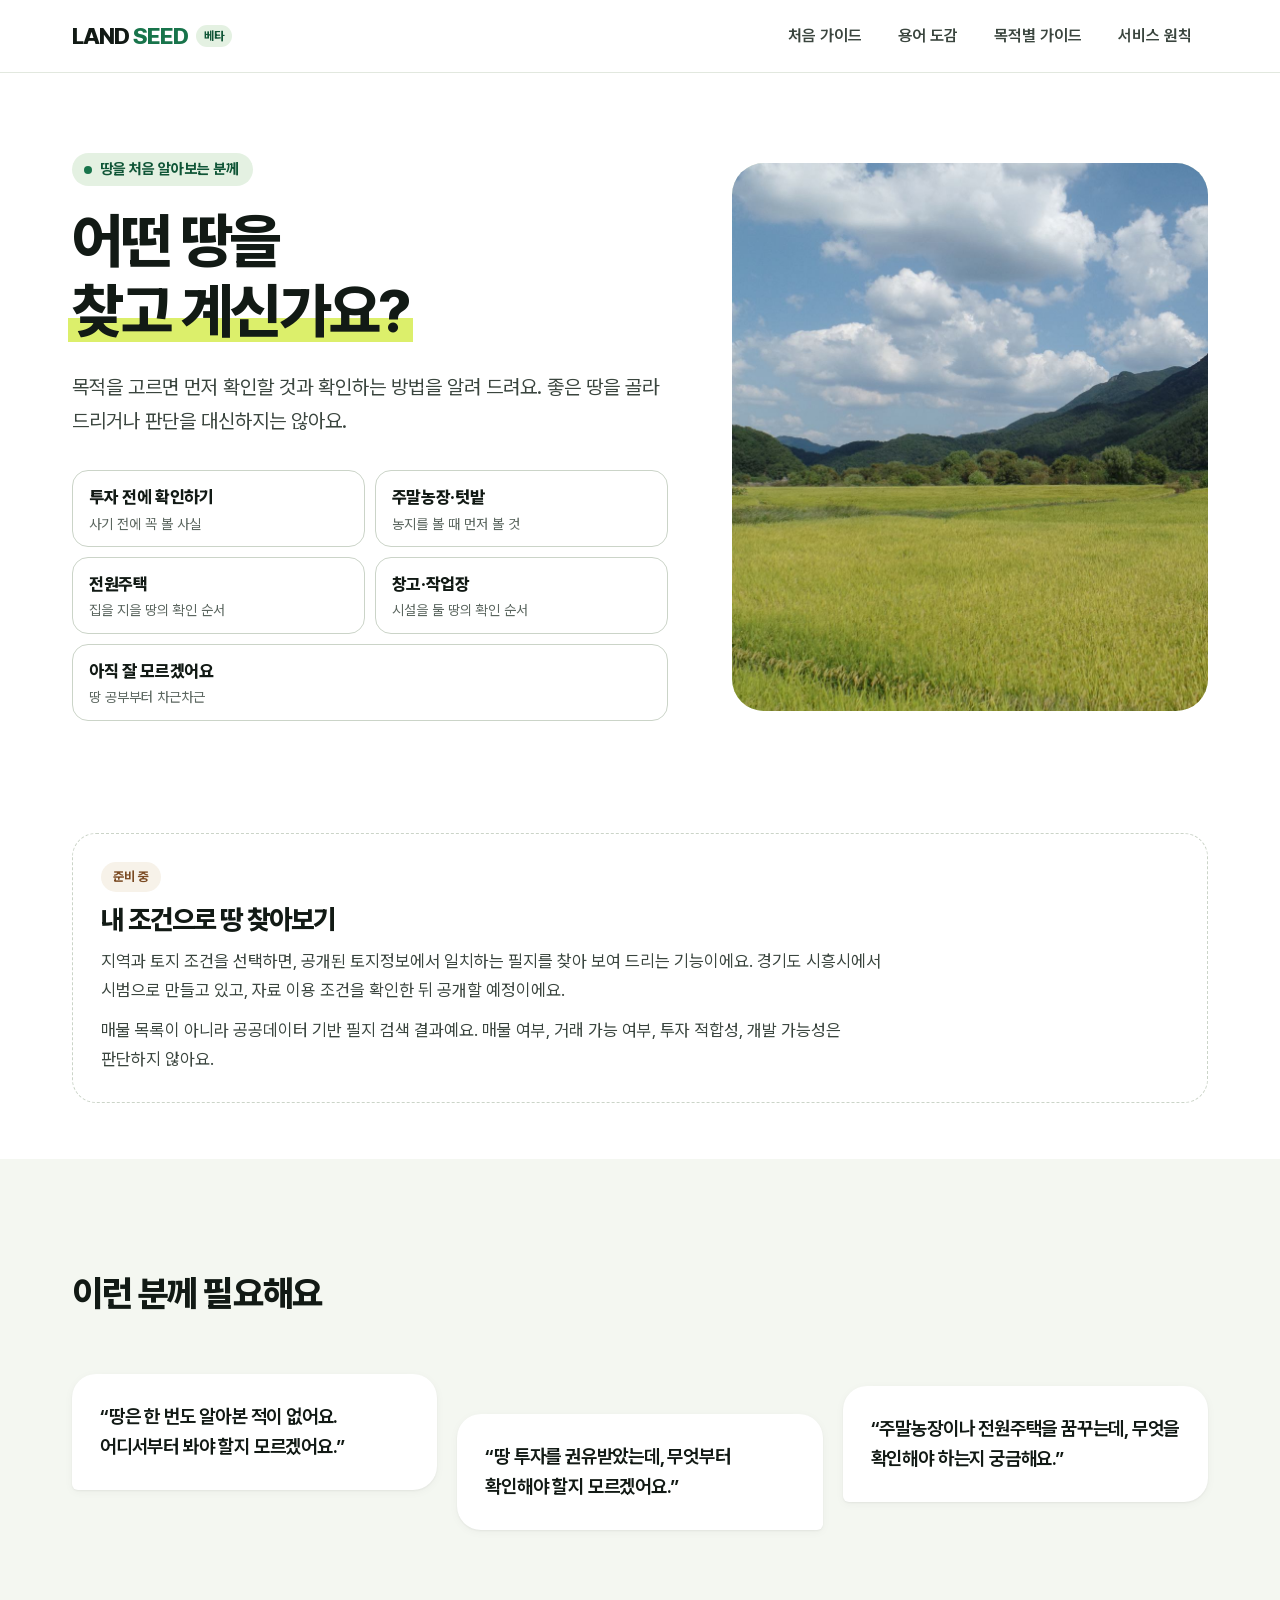
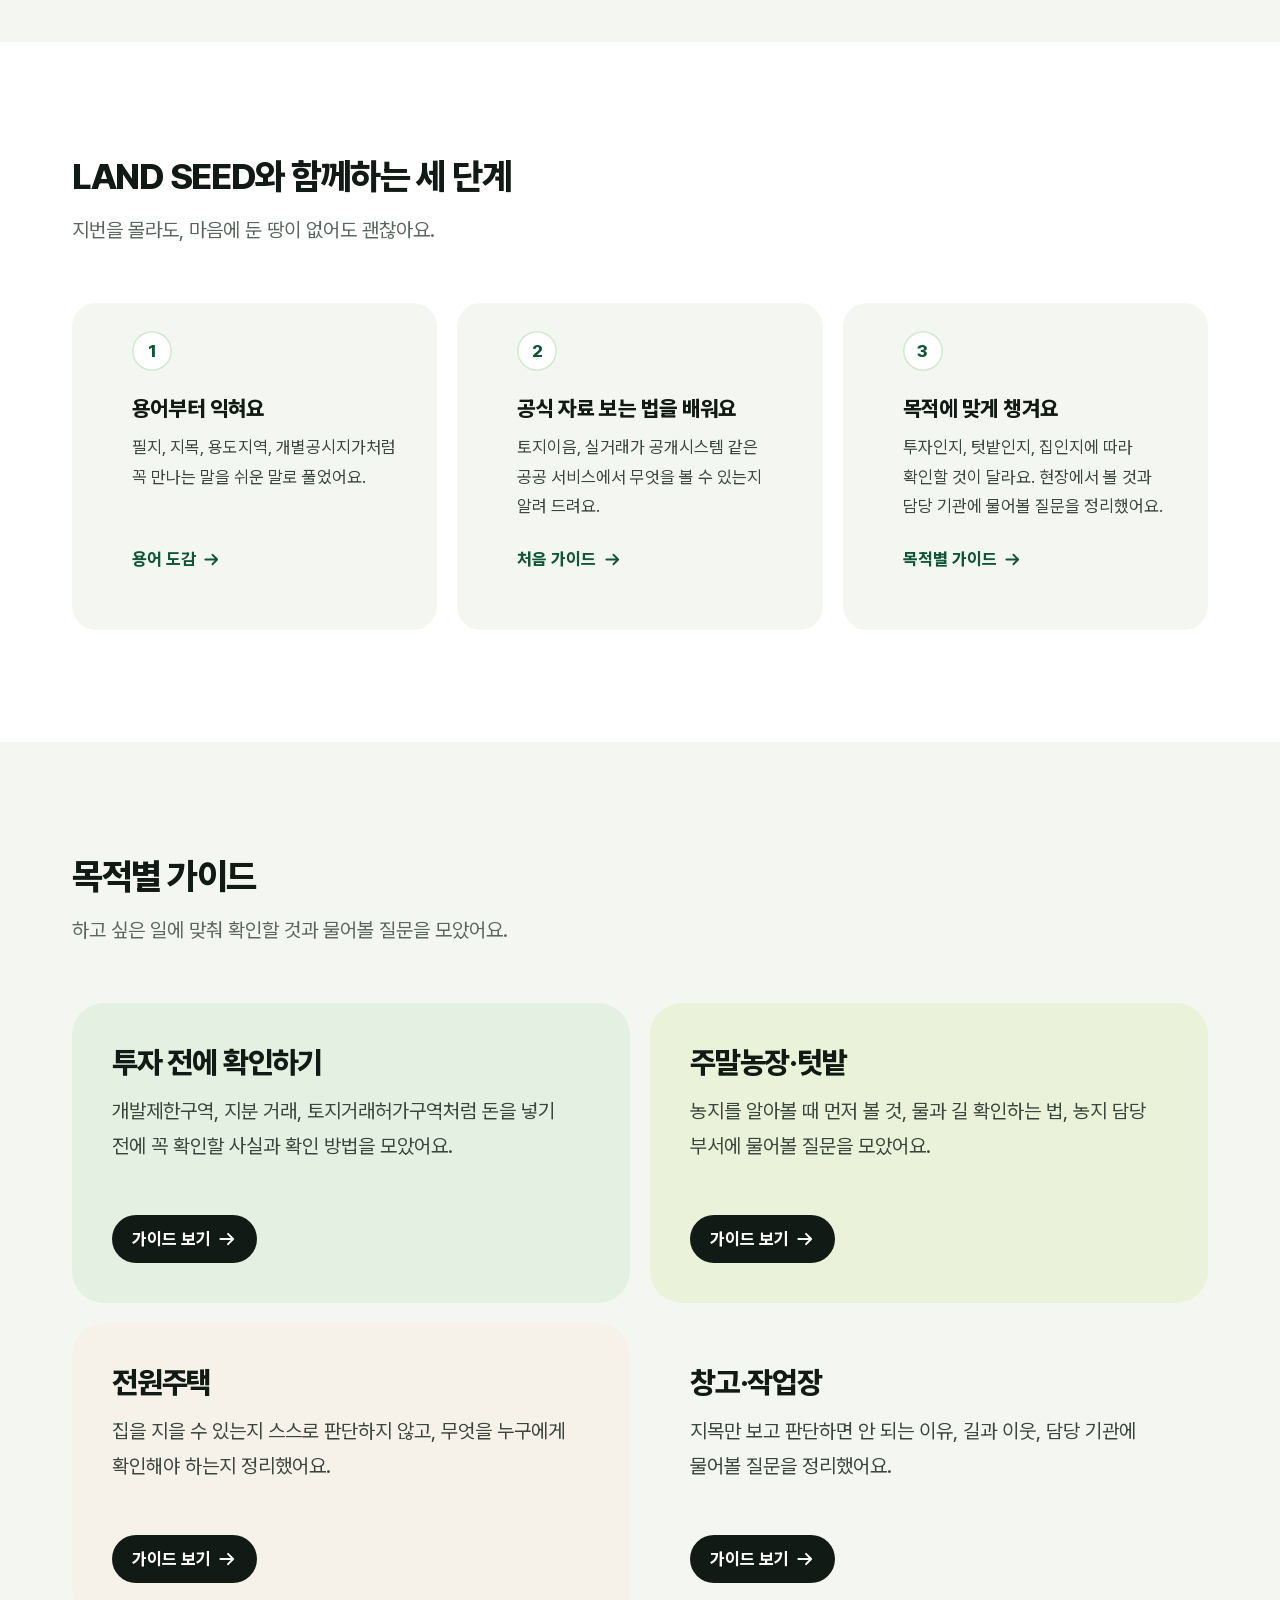
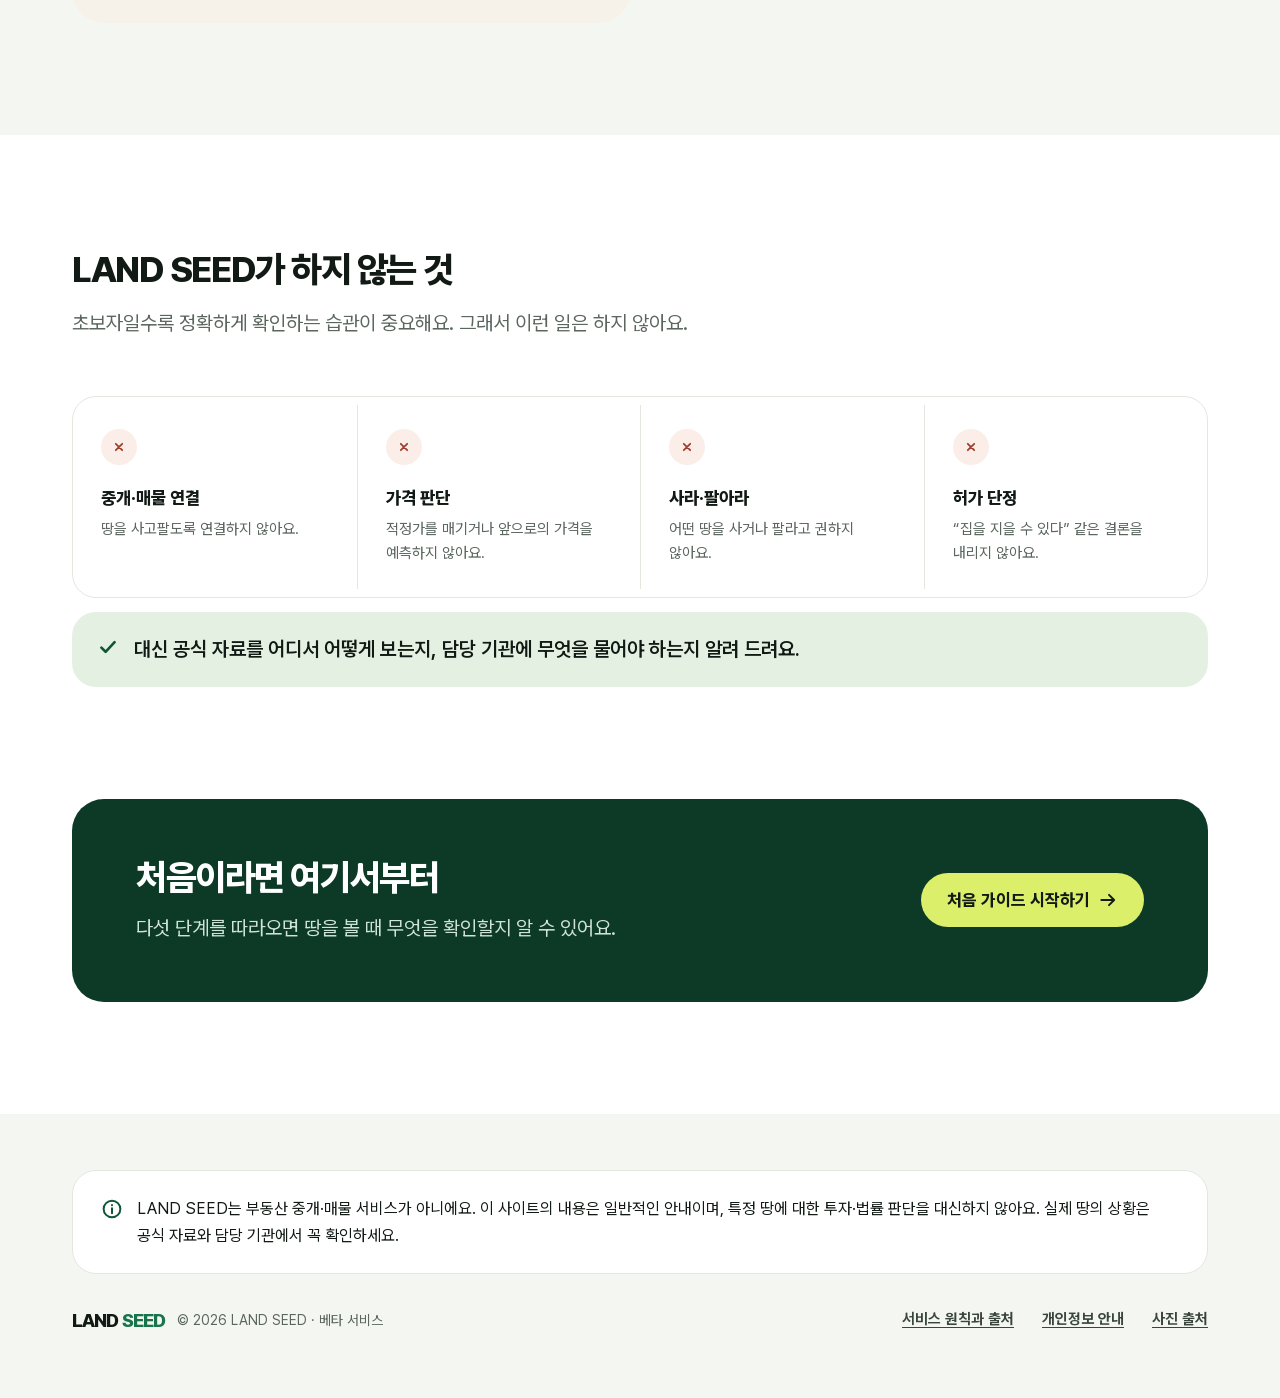
<file: index.html>
<!doctype html>
<html lang="ko">
<head>
<meta charset="utf-8">
<meta name="viewport" content="width=device-width, initial-scale=1">
<link rel="icon" href="assets/img/icon-32.png" sizes="32x32" type="image/png">
<link rel="icon" href="assets/img/icon.svg" type="image/svg+xml">
<link rel="apple-touch-icon" href="assets/img/apple-touch-icon.png">
<title>LAND SEED — 어떤 땅을 찾고 계신가요?</title>
<meta name="description" content="투자, 주말농장, 전원주택, 창고·작업장. 목적에 맞춰 땅을 볼 때 먼저 확인할 것과 확인 방법을 알려 드려요. 부동산 초보자를 위한 땅 공부 서비스 LAND SEED.">
<meta name="robots" content="noindex, nofollow">
<meta name="theme-color" content="#ffffff">
<link rel="stylesheet" href="assets/css/site.css">
</head>
<body>
<a class="skip" href="#main">본문 바로가기</a>
<header class="site-header">
  <div class="wrap bar">
    <a class="logo" href="index.html"><span class="logo-word">LAND <b>SEED</b></span><span class="beta">베타</span></a>
    <button class="menu-btn" type="button" aria-expanded="false" aria-controls="nav"><span class="burger" aria-hidden="true"></span><span class="menu-label">메뉴</span></button>
    <nav id="nav" class="nav" aria-label="주 메뉴">
      <a href="start.html">처음 가이드</a>
      <a href="glossary.html">용어 도감</a>
      <a href="index.html#guides">목적별 가이드</a>
      <a href="about.html">서비스 원칙</a>
    </nav>
  </div>
</header>

<main id="main">
  <section class="hero">
    <div class="wrap hero-grid">
      <div class="hero-text">
        <p class="eyebrow">땅을 처음 알아보는 분께</p>
        <h1>어떤 땅을<br><span class="hl">찾고 계신가요?</span></h1>
        <p class="lead">목적을 고르면 먼저 확인할 것과 확인하는 방법을 알려 드려요. 좋은 땅을 골라 드리거나 판단을 대신하지는 않아요.</p>
        <nav class="purposes" aria-label="목적 고르기">
          <a href="invest.html"><b>투자 전에 확인하기</b><span>사기 전에 꼭 볼 사실</span></a>
          <a href="guide-farm.html"><b>주말농장·텃밭</b><span>농지를 볼 때 먼저 볼 것</span></a>
          <a href="guide-house.html"><b>전원주택</b><span>집을 지을 땅의 확인 순서</span></a>
          <a href="guide-work.html"><b>창고·작업장</b><span>시설을 둘 땅의 확인 순서</span></a>
          <a href="start.html"><b>아직 잘 모르겠어요</b><span>땅 공부부터 차근차근</span></a>
        </nav>
      </div>
      <div class="hero-visual">
        <figure class="hero-photo">
          <img src="assets/img/hero-960.jpg" srcset="assets/img/hero-960.jpg 960w, assets/img/hero-1920.jpg 1920w" sizes="(max-width: 959px) 100vw, 540px" width="960" height="1286" alt="뭉게구름 아래 산자락과 누렇게 익은 논이 펼쳐진 시골 풍경">
        </figure>
      </div>
    </div>
  </section>

  <section class="section pt0 soon-wrap">
    <div class="wrap">
      <div class="soon">
        <p class="soon-tag">준비 중</p>
        <h2>내 조건으로 땅 찾아보기</h2>
        <p>지역과 토지 조건을 선택하면, 공개된 토지정보에서 일치하는 필지를 찾아 보여 드리는 기능이에요. 경기도 시흥시에서 시범으로 만들고 있고, 자료 이용 조건을 확인한 뒤 공개할 예정이에요.</p>
        <p>매물 목록이 아니라 공공데이터 기반 필지 검색 결과예요. 매물 여부, 거래 가능 여부, 투자 적합성, 개발 가능성은 판단하지 않아요.</p>
      </div>
    </div>
  </section>

  <section class="section tint">
    <div class="wrap">
      <div class="section-head">
        <h2>이런 분께 필요해요</h2>
      </div>
      <ul class="voices">
        <li class="voice"><p>“땅은 한 번도 알아본 적이 없어요. 어디서부터 봐야 할지 모르겠어요.”</p></li>
        <li class="voice"><p>“땅 투자를 권유받았는데, 무엇부터 확인해야 할지 모르겠어요.”</p></li>
        <li class="voice"><p>“주말농장이나 전원주택을 꿈꾸는데, 무엇을 확인해야 하는지 궁금해요.”</p></li>
      </ul>
    </div>
  </section>

  <section class="section">
    <div class="wrap">
      <div class="section-head">
        <h2>LAND SEED와 함께하는 세 단계</h2>
        <p>지번을 몰라도, 마음에 둔 땅이 없어도 괜찮아요.</p>
      </div>
      <ol class="cards cards-3">
        <li><a class="card step" href="glossary.html"><span class="step-no" aria-hidden="true">1</span><h3>용어부터 익혀요</h3><p>필지, 지목, 용도지역, 개별공시지가처럼 꼭 만나는 말을 쉬운 말로 풀었어요.</p><span class="go">용어 도감<span class="ico" aria-hidden="true"></span></span></a></li>
        <li><a class="card step" href="start.html"><span class="step-no" aria-hidden="true">2</span><h3>공식 자료 보는 법을 배워요</h3><p>토지이음, 실거래가 공개시스템 같은 공공 서비스에서 무엇을 볼 수 있는지 알려 드려요.</p><span class="go">처음 가이드<span class="ico" aria-hidden="true"></span></span></a></li>
        <li><a class="card step" href="index.html#guides"><span class="step-no" aria-hidden="true">3</span><h3>목적에 맞게 챙겨요</h3><p>투자인지, 텃밭인지, 집인지에 따라 확인할 것이 달라요. 현장에서 볼 것과 담당 기관에 물어볼 질문을 정리했어요.</p><span class="go">목적별 가이드<span class="ico" aria-hidden="true"></span></span></a></li>
      </ol>
    </div>
  </section>

  <section class="section tint" id="guides">
    <div class="wrap">
      <div class="section-head">
        <h2>목적별 가이드</h2>
        <p>하고 싶은 일에 맞춰 확인할 것과 물어볼 질문을 모았어요.</p>
      </div>
      <div class="cards cards-2">
        <a class="card guide invest" href="invest.html"><h3>투자 전에 확인하기</h3><p>개발제한구역, 지분 거래, 토지거래허가구역처럼 돈을 넣기 전에 꼭 확인할 사실과 확인 방법을 모았어요.</p><span class="go">가이드 보기<span class="ico" aria-hidden="true"></span></span></a>
        <a class="card guide farm" href="guide-farm.html"><h3>주말농장·텃밭</h3><p>농지를 알아볼 때 먼저 볼 것, 물과 길 확인하는 법, 농지 담당 부서에 물어볼 질문을 모았어요.</p><span class="go">가이드 보기<span class="ico" aria-hidden="true"></span></span></a>
        <a class="card guide house" href="guide-house.html"><h3>전원주택</h3><p>집을 지을 수 있는지 스스로 판단하지 않고, 무엇을 누구에게 확인해야 하는지 정리했어요.</p><span class="go">가이드 보기<span class="ico" aria-hidden="true"></span></span></a>
        <a class="card guide work" href="guide-work.html"><h3>창고·작업장</h3><p>지목만 보고 판단하면 안 되는 이유, 길과 이웃, 담당 기관에 물어볼 질문을 정리했어요.</p><span class="go">가이드 보기<span class="ico" aria-hidden="true"></span></span></a>
      </div>
    </div>
  </section>

  <section class="section">
    <div class="wrap">
      <div class="section-head">
        <h2>LAND SEED가 하지 않는 것</h2>
        <p>초보자일수록 정확하게 확인하는 습관이 중요해요. 그래서 이런 일은 하지 않아요.</p>
      </div>
      <ul class="nots">
        <li><span class="x" aria-hidden="true"><span class="ico" aria-hidden="true"></span></span><b>중개·매물 연결</b><span class="d">땅을 사고팔도록 연결하지 않아요.</span></li>
        <li><span class="x" aria-hidden="true"><span class="ico" aria-hidden="true"></span></span><b>가격 판단</b><span class="d">적정가를 매기거나 앞으로의 가격을 예측하지 않아요.</span></li>
        <li><span class="x" aria-hidden="true"><span class="ico" aria-hidden="true"></span></span><b>사라·팔아라</b><span class="d">어떤 땅을 사거나 팔라고 권하지 않아요.</span></li>
        <li><span class="x" aria-hidden="true"><span class="ico" aria-hidden="true"></span></span><b>허가 단정</b><span class="d">“집을 지을 수 있다” 같은 결론을 내리지 않아요.</span></li>
      </ul>
      <p class="instead"><span class="ico" aria-hidden="true"></span><span>대신 공식 자료를 어디서 어떻게 보는지, 담당 기관에 무엇을 물어야 하는지 알려 드려요.</span></p>
    </div>
  </section>

  <section class="section pt0">
    <div class="wrap">
      <div class="cta-band">
        <div>
          <h2>처음이라면 여기서부터</h2>
          <p>다섯 단계를 따라오면 땅을 볼 때 무엇을 확인할지 알 수 있어요.</p>
        </div>
        <a class="btn btn-sprout" href="start.html">처음 가이드 시작하기<span class="ico" aria-hidden="true"></span></a>
      </div>
    </div>
  </section>
</main>

<footer class="site-footer">
  <div class="wrap">
    <p class="notice"><span class="ico" aria-hidden="true"></span><span>LAND SEED는 부동산 중개·매물 서비스가 아니에요. 이 사이트의 내용은 일반적인 안내이며, 특정 땅에 대한 투자·법률 판단을 대신하지 않아요. 실제 땅의 상황은 공식 자료와 담당 기관에서 꼭 확인하세요.</span></p>
    <div class="foot-row">
      <div class="foot-brand"><span class="logo-word" aria-hidden="true">LAND <b>SEED</b></span><p class="foot-small">© 2026 LAND SEED · 베타 서비스</p></div>
      <nav class="foot-links" aria-label="사이트 정보"><a href="about.html">서비스 원칙과 출처</a><a href="privacy.html">개인정보 안내</a><a href="about.html#photo">사진 출처</a></nav>
    </div>
  </div>
</footer>
<script src="assets/js/site.js"></script>
</body>
</html>
</file>
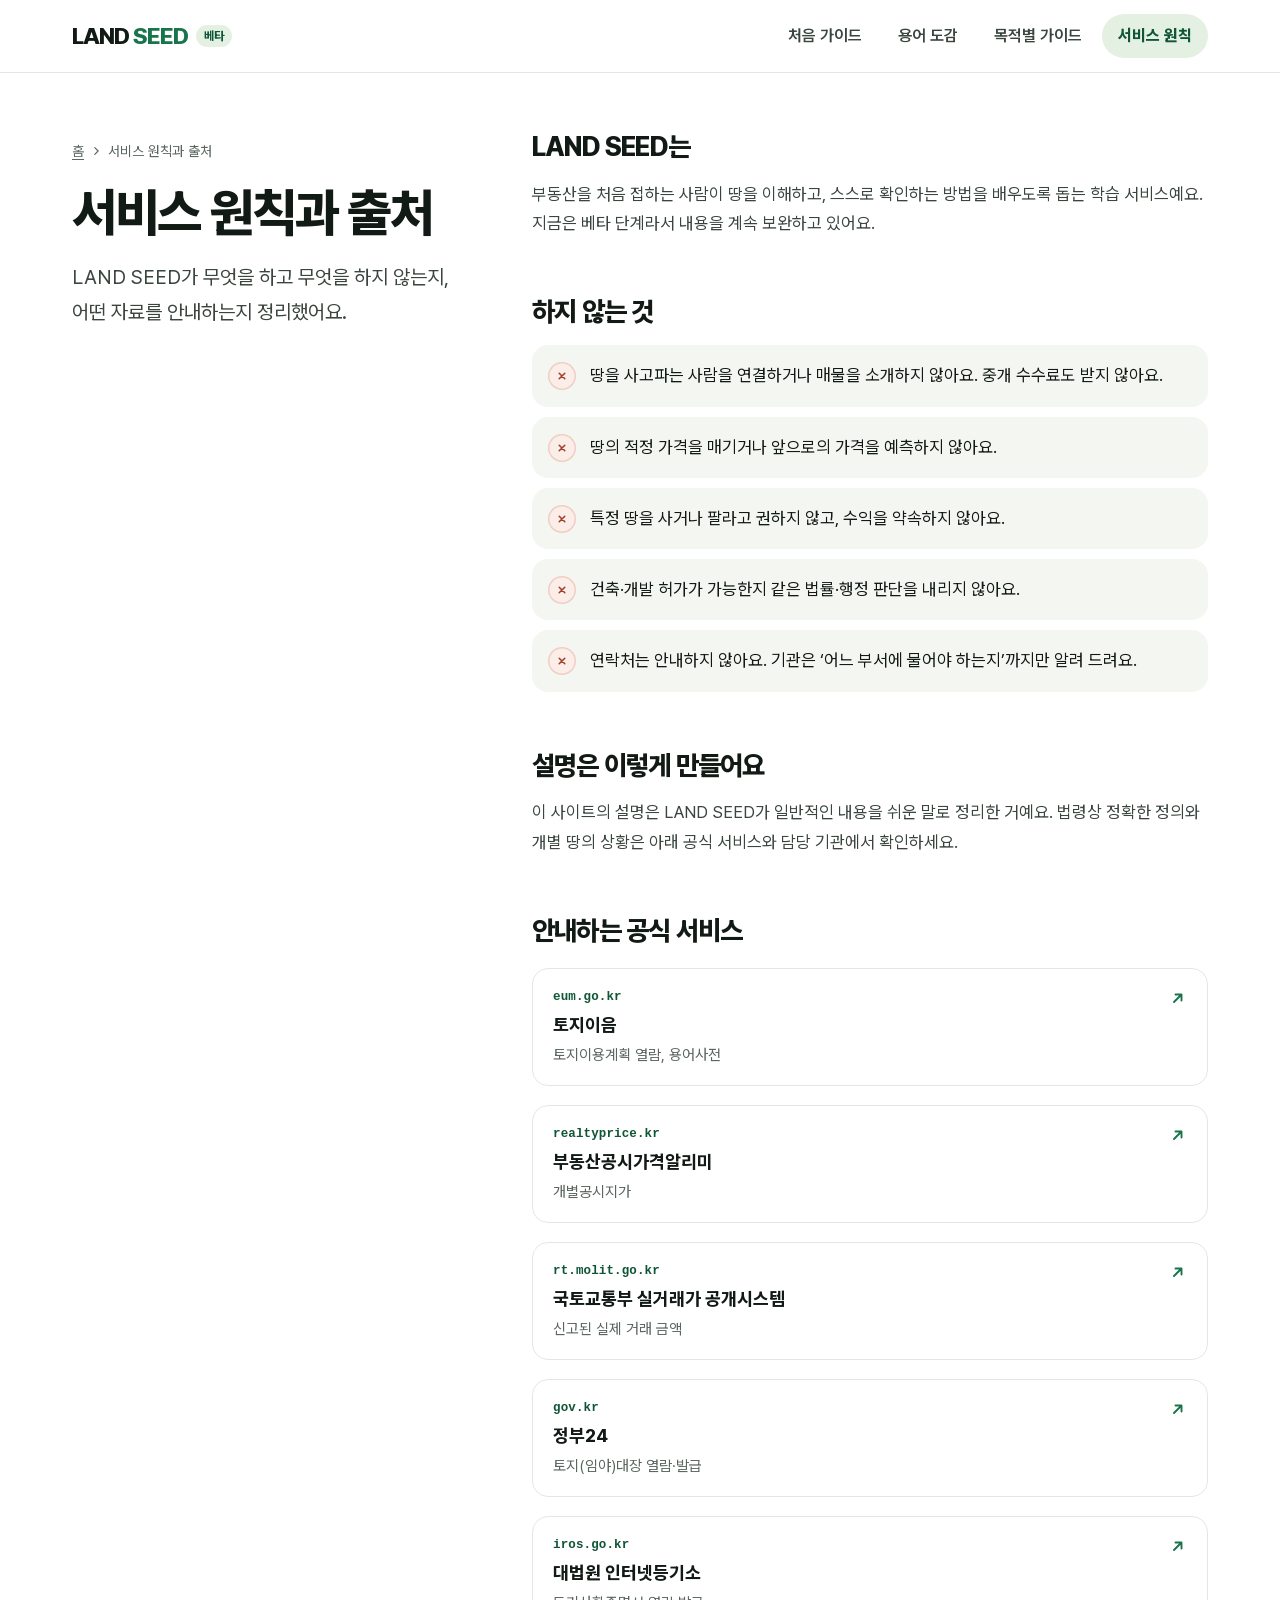
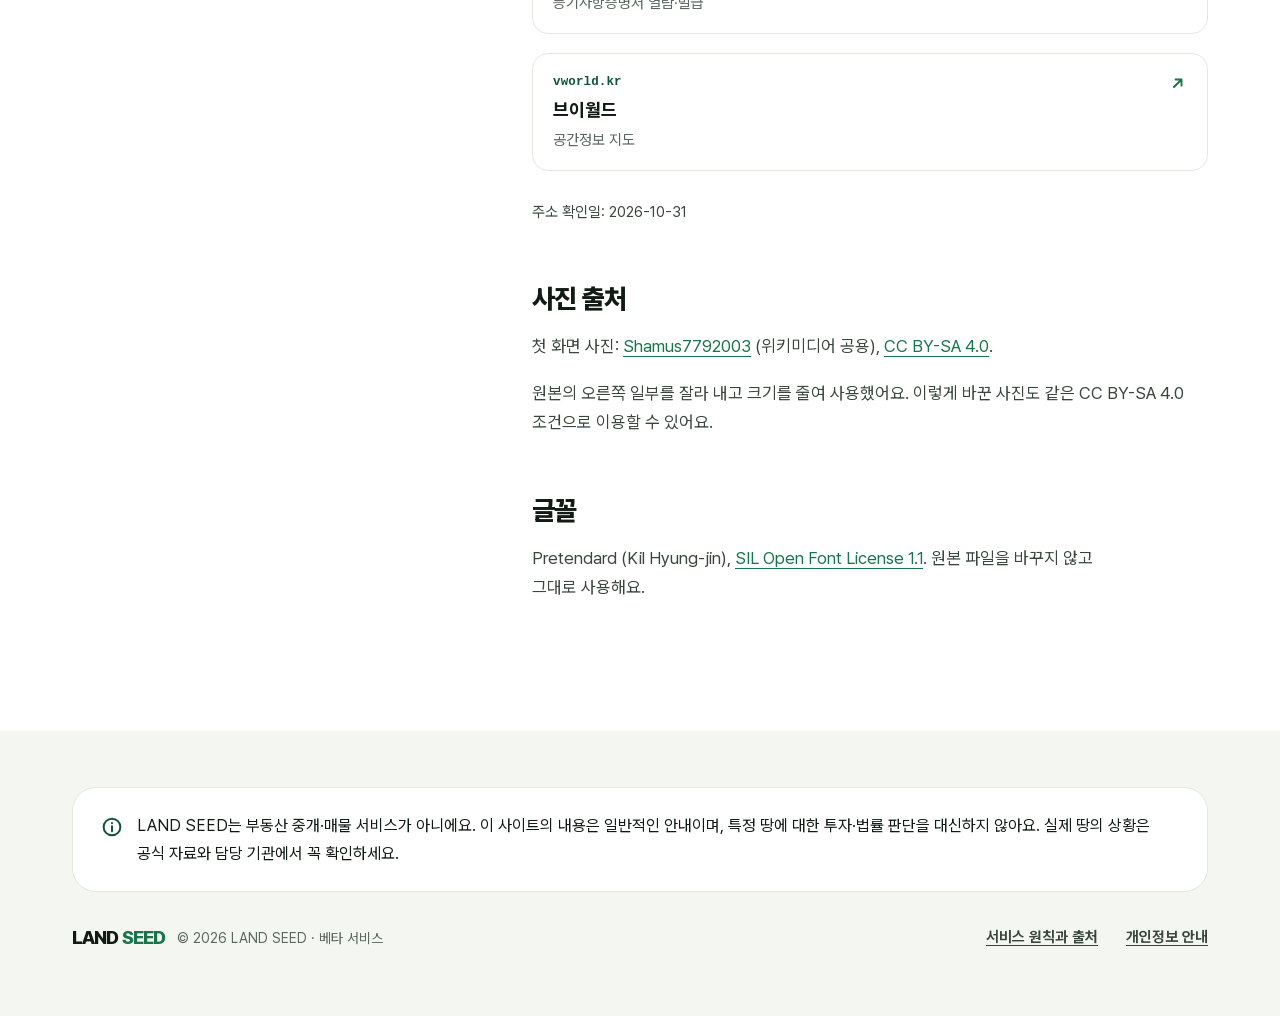
<file: about.html>
<!doctype html>
<html lang="ko">
<head>
<meta charset="utf-8">
<meta name="viewport" content="width=device-width, initial-scale=1">
<link rel="icon" href="assets/img/icon-32.png" sizes="32x32" type="image/png">
<link rel="icon" href="assets/img/icon.svg" type="image/svg+xml">
<link rel="apple-touch-icon" href="assets/img/apple-touch-icon.png">
<title>서비스 원칙과 출처 | LAND SEED</title>
<meta name="description" content="LAND SEED가 하는 일과 하지 않는 일, 안내하는 공식 서비스, 사진·글꼴 출처.">
<meta name="robots" content="noindex, nofollow">
<meta name="theme-color" content="#ffffff">
<link rel="stylesheet" href="assets/css/site.css">
</head>
<body>
<a class="skip" href="#main">본문 바로가기</a>
<header class="site-header">
  <div class="wrap bar">
    <a class="logo" href="index.html"><span class="logo-word">LAND <b>SEED</b></span><span class="beta">베타</span></a>
    <button class="menu-btn" type="button" aria-expanded="false" aria-controls="nav"><span class="burger" aria-hidden="true"></span><span class="menu-label">메뉴</span></button>
    <nav id="nav" class="nav" aria-label="주 메뉴">
      <a href="start.html">처음 가이드</a>
      <a href="glossary.html">용어 도감</a>
      <a href="index.html#guides">목적별 가이드</a>
      <a href="about.html" aria-current="page">서비스 원칙</a>
    </nav>
  </div>
</header>

<main id="main">
  <div class="page">
    <div class="wrap page-grid">
      <header class="page-head">
        <nav class="crumb" aria-label="현재 위치"><a href="index.html">홈</a><span class="sep" aria-hidden="true"></span><span aria-current="page">서비스 원칙과 출처</span></nav>
        <h1>서비스 원칙과 출처</h1>
        <p>LAND SEED가 무엇을 하고 무엇을 하지 않는지, 어떤 자료를 안내하는지 정리했어요.</p>
      </header>
      <div class="prose">
      <h2>LAND SEED는</h2>
      <p>부동산을 처음 접하는 사람이 땅을 이해하고, 스스로 확인하는 방법을 배우도록 돕는 학습 서비스예요. 지금은 베타 단계라서 내용을 계속 보완하고 있어요.</p>

      <h2>하지 않는 것</h2>
      <ul class="x-list">
        <li>땅을 사고파는 사람을 연결하거나 매물을 소개하지 않아요. 중개 수수료도 받지 않아요.</li>
        <li>땅의 적정 가격을 매기거나 앞으로의 가격을 예측하지 않아요.</li>
        <li>특정 땅을 사거나 팔라고 권하지 않고, 수익을 약속하지 않아요.</li>
        <li>건축·개발 허가가 가능한지 같은 법률·행정 판단을 내리지 않아요.</li>
        <li>연락처는 안내하지 않아요. 기관은 ‘어느 부서에 물어야 하는지’까지만 알려 드려요.</li>
      </ul>

      <h2>설명은 이렇게 만들어요</h2>
      <p>이 사이트의 설명은 LAND SEED가 일반적인 내용을 쉬운 말로 정리한 거예요. 법령상 정확한 정의와 개별 땅의 상황은 아래 공식 서비스와 담당 기관에서 확인하세요.</p>

      <h2>안내하는 공식 서비스</h2>
      <ul class="links">
        <li><a href="https://www.eum.go.kr/" rel="noopener">토지이음</a><span class="domain">eum.go.kr</span><span class="desc">토지이용계획 열람, 용어사전</span></li>
        <li><a href="https://www.realtyprice.kr/" rel="noopener">부동산공시가격알리미</a><span class="domain">realtyprice.kr</span><span class="desc">개별공시지가</span></li>
        <li><a href="https://rt.molit.go.kr/" rel="noopener">국토교통부 실거래가 공개시스템</a><span class="domain">rt.molit.go.kr</span><span class="desc">신고된 실제 거래 금액</span></li>
        <li><a href="https://www.gov.kr/" rel="noopener">정부24</a><span class="domain">gov.kr</span><span class="desc">토지(임야)대장 열람·발급</span></li>
        <li><a href="https://www.iros.go.kr/" rel="noopener">대법원 인터넷등기소</a><span class="domain">iros.go.kr</span><span class="desc">등기사항증명서 열람·발급</span></li>
        <li><a href="https://www.vworld.kr/" rel="noopener">브이월드</a><span class="domain">vworld.kr</span><span class="desc">공간정보 지도</span></li>
      </ul>
      <p class="meta">주소 확인일: 2026-10-31</p>

      <h2 id="photo">사진 출처</h2>
      <p>첫 화면 사진: <a href="https://commons.wikimedia.org/wiki/File:Wanju_county_(autumn_rice_field_ready_for_harvesting_near_Gui_Lake)..JPG" rel="noopener">Shamus7792003</a> (위키미디어 공용), <a href="https://creativecommons.org/licenses/by-sa/4.0/deed.ko" rel="noopener">CC BY-SA 4.0</a>.</p>
      <p>원본의 오른쪽 일부를 잘라 내고 크기를 줄여 사용했어요. 이렇게 바꾼 사진도 같은 CC BY-SA 4.0 조건으로 이용할 수 있어요.</p>

      <h2 id="font">글꼴</h2>
      <p>Pretendard (Kil Hyung-jin), <a href="assets/fonts/OFL-Pretendard.txt">SIL Open Font License 1.1</a>. 원본 파일을 바꾸지 않고 그대로 사용해요.</p>
          </div>
    </div>
  </div>
</main>

<footer class="site-footer">
  <div class="wrap">
    <p class="notice"><span class="ico" aria-hidden="true"></span><span>LAND SEED는 부동산 중개·매물 서비스가 아니에요. 이 사이트의 내용은 일반적인 안내이며, 특정 땅에 대한 투자·법률 판단을 대신하지 않아요. 실제 땅의 상황은 공식 자료와 담당 기관에서 꼭 확인하세요.</span></p>
    <div class="foot-row">
      <div class="foot-brand"><span class="logo-word" aria-hidden="true">LAND <b>SEED</b></span><p class="foot-small">© 2026 LAND SEED · 베타 서비스</p></div>
      <nav class="foot-links" aria-label="사이트 정보"><a href="about.html">서비스 원칙과 출처</a><a href="privacy.html">개인정보 안내</a></nav>
    </div>
  </div>
</footer>
<script src="assets/js/site.js"></script>
</body>
</html>
</file>
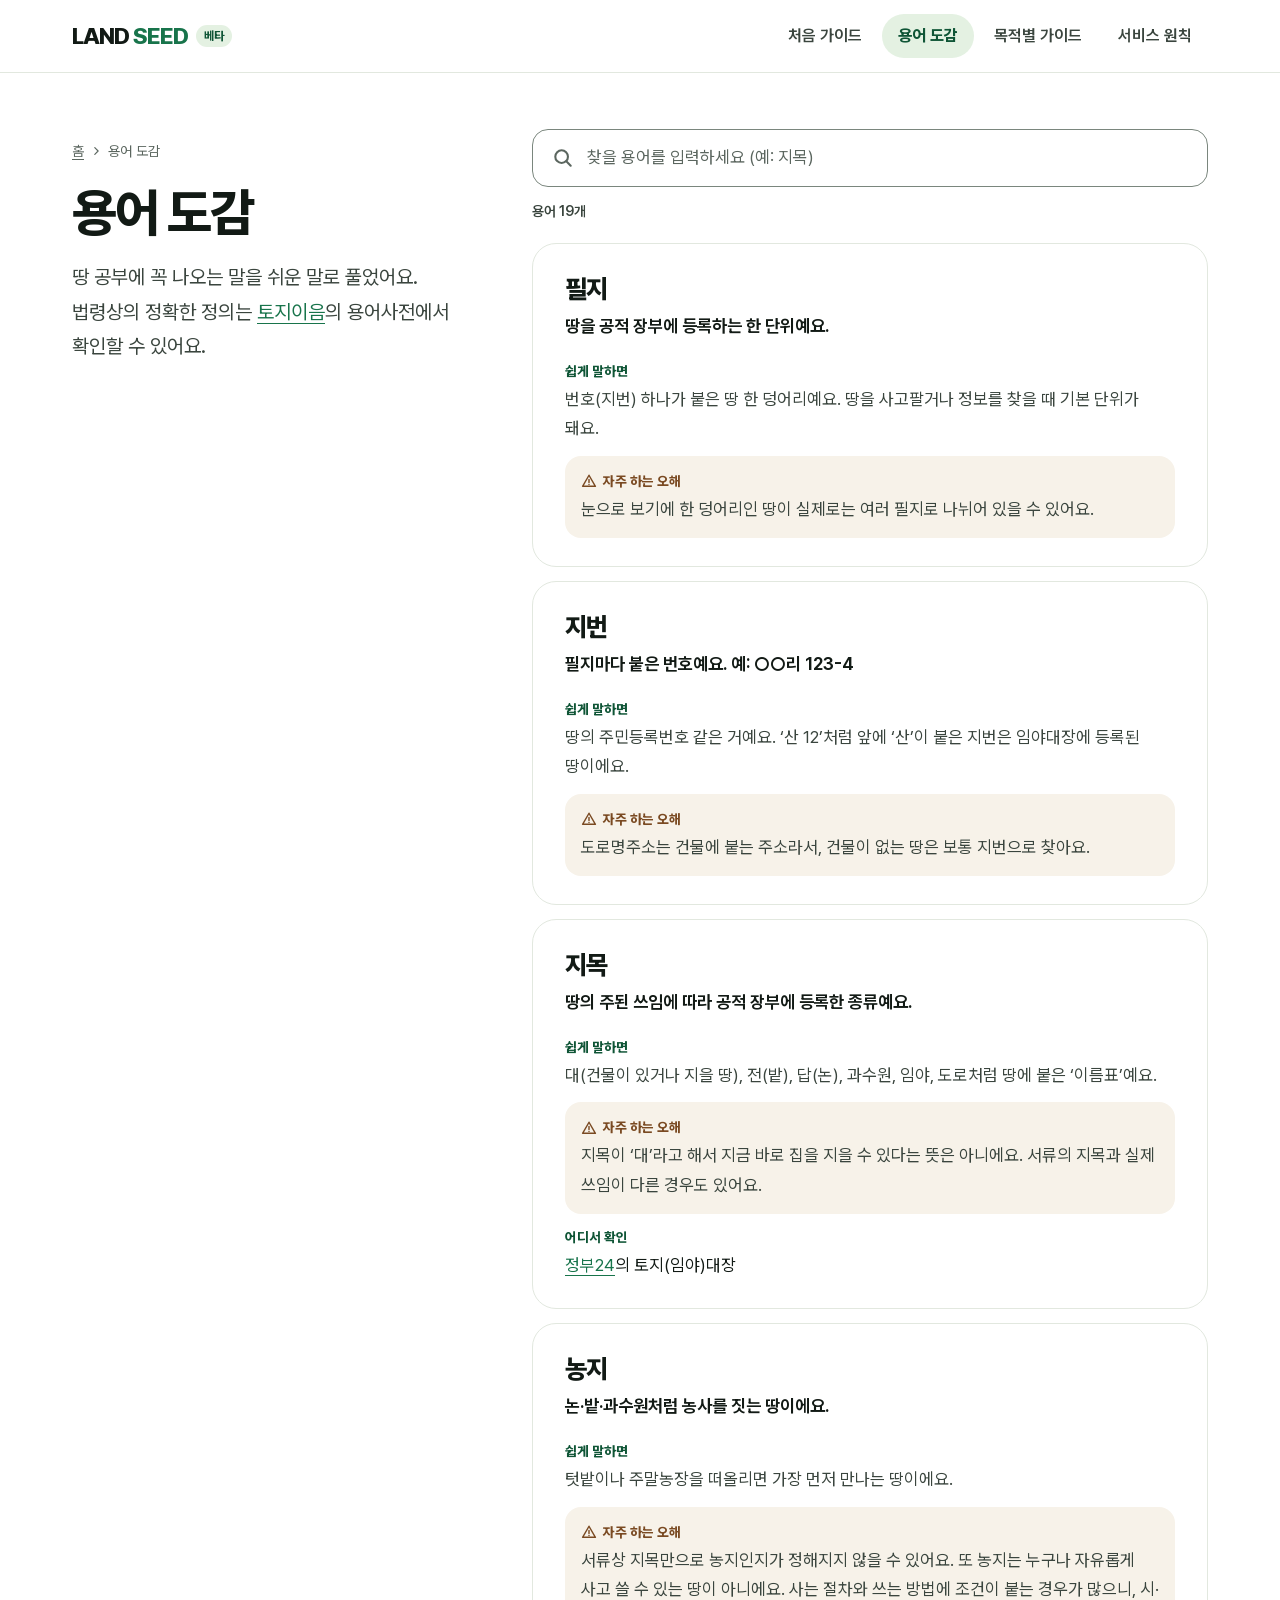
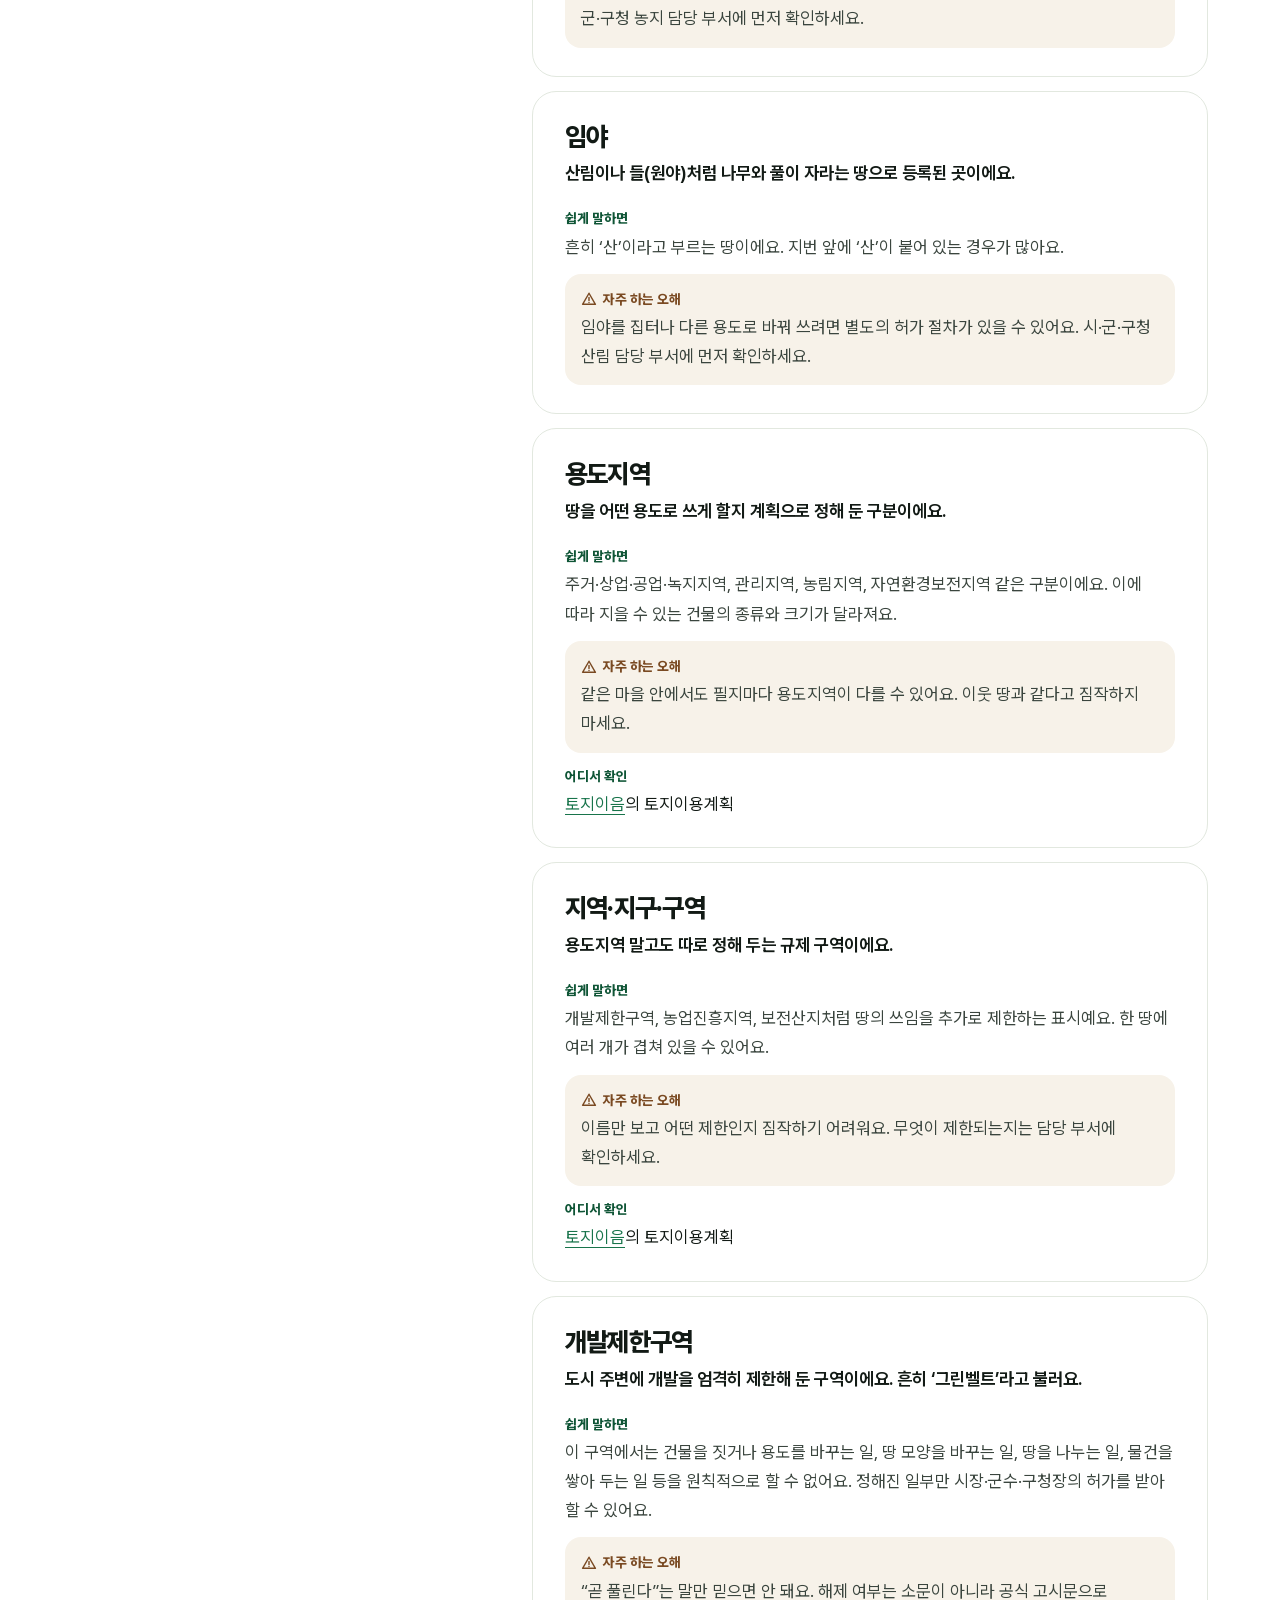
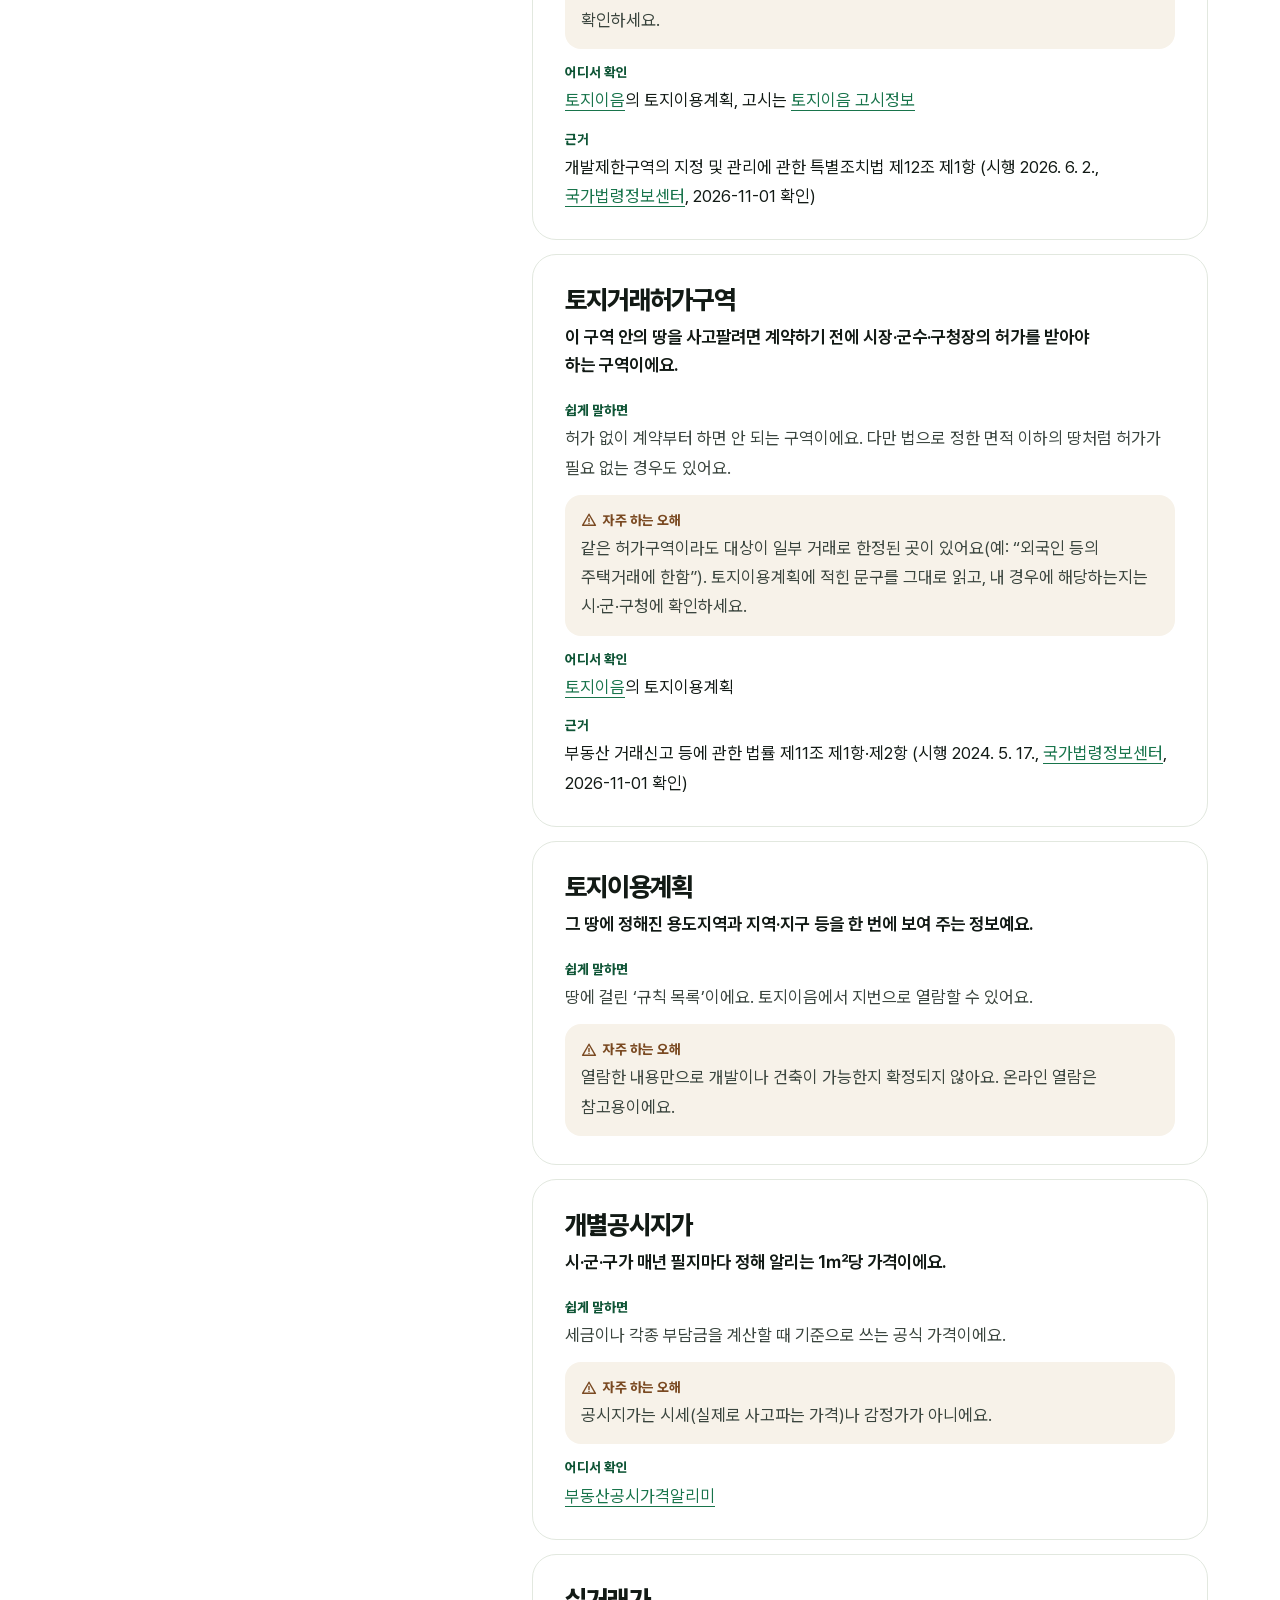
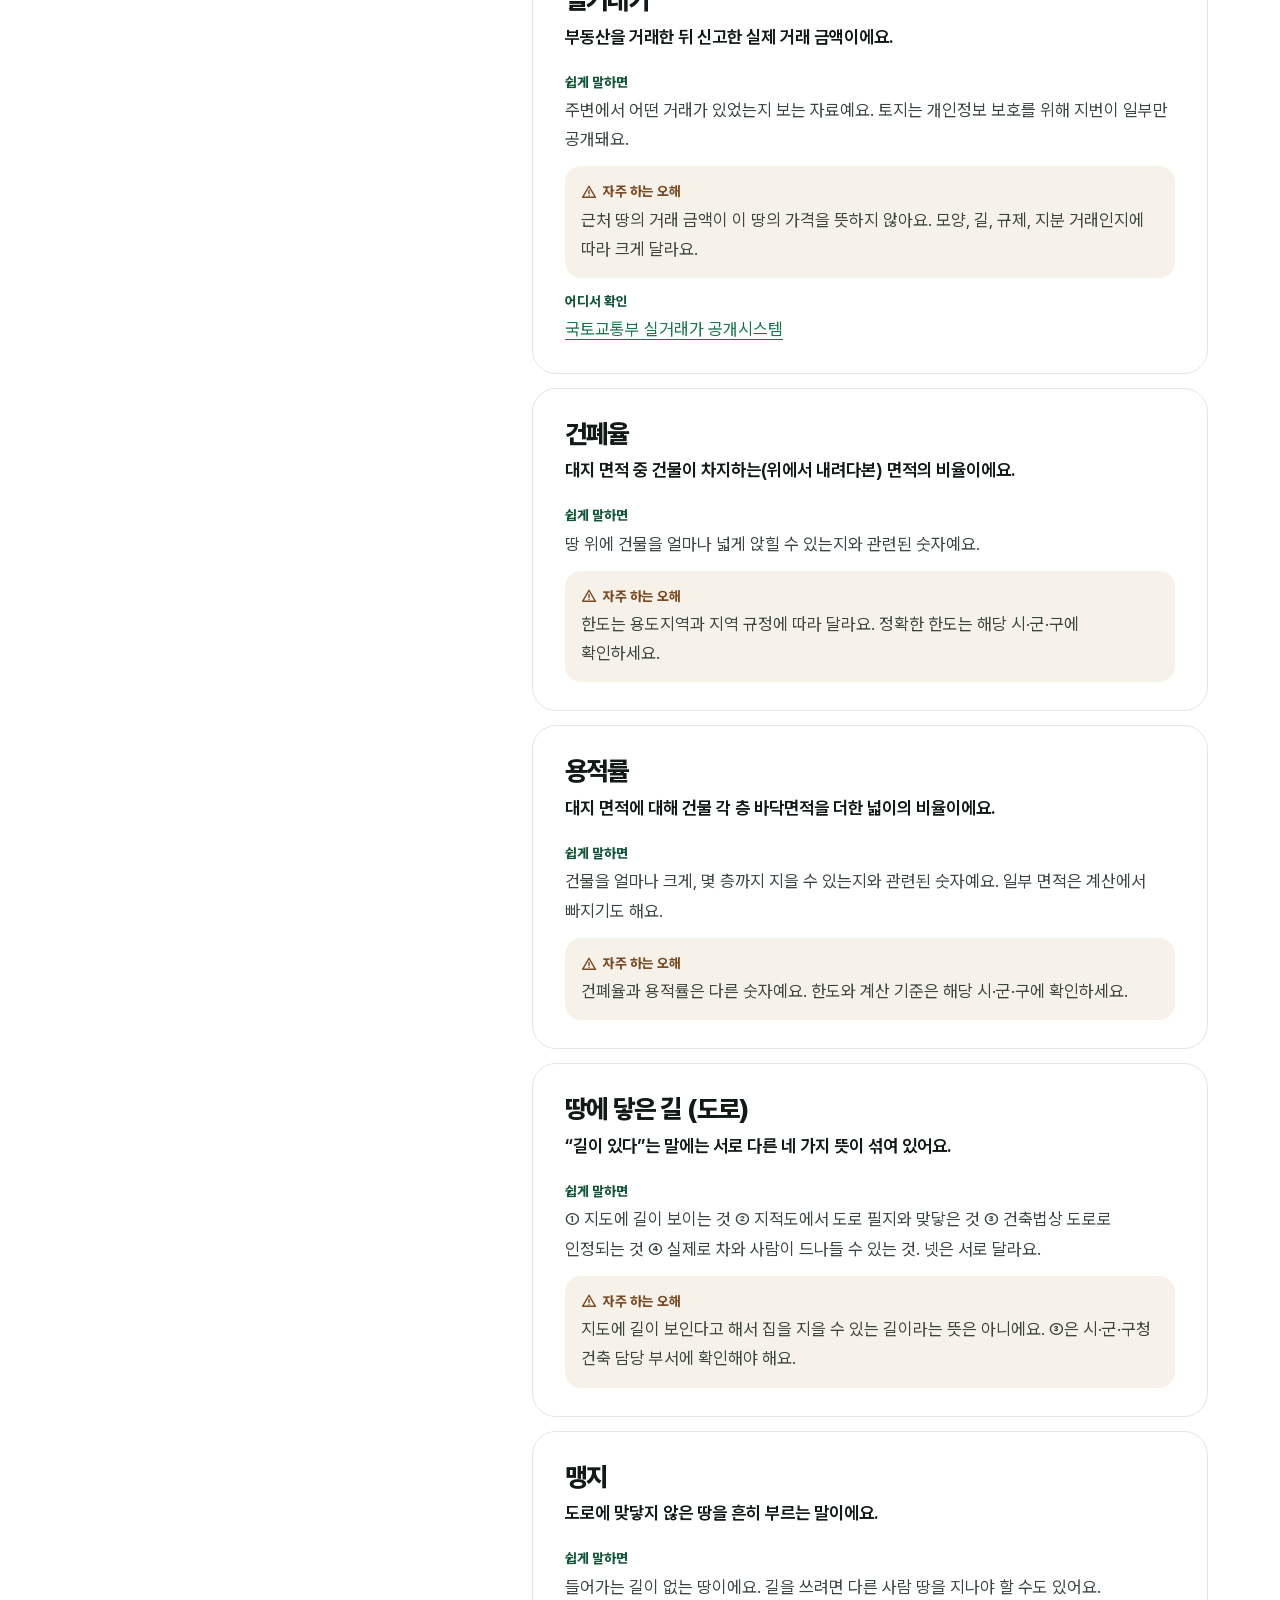
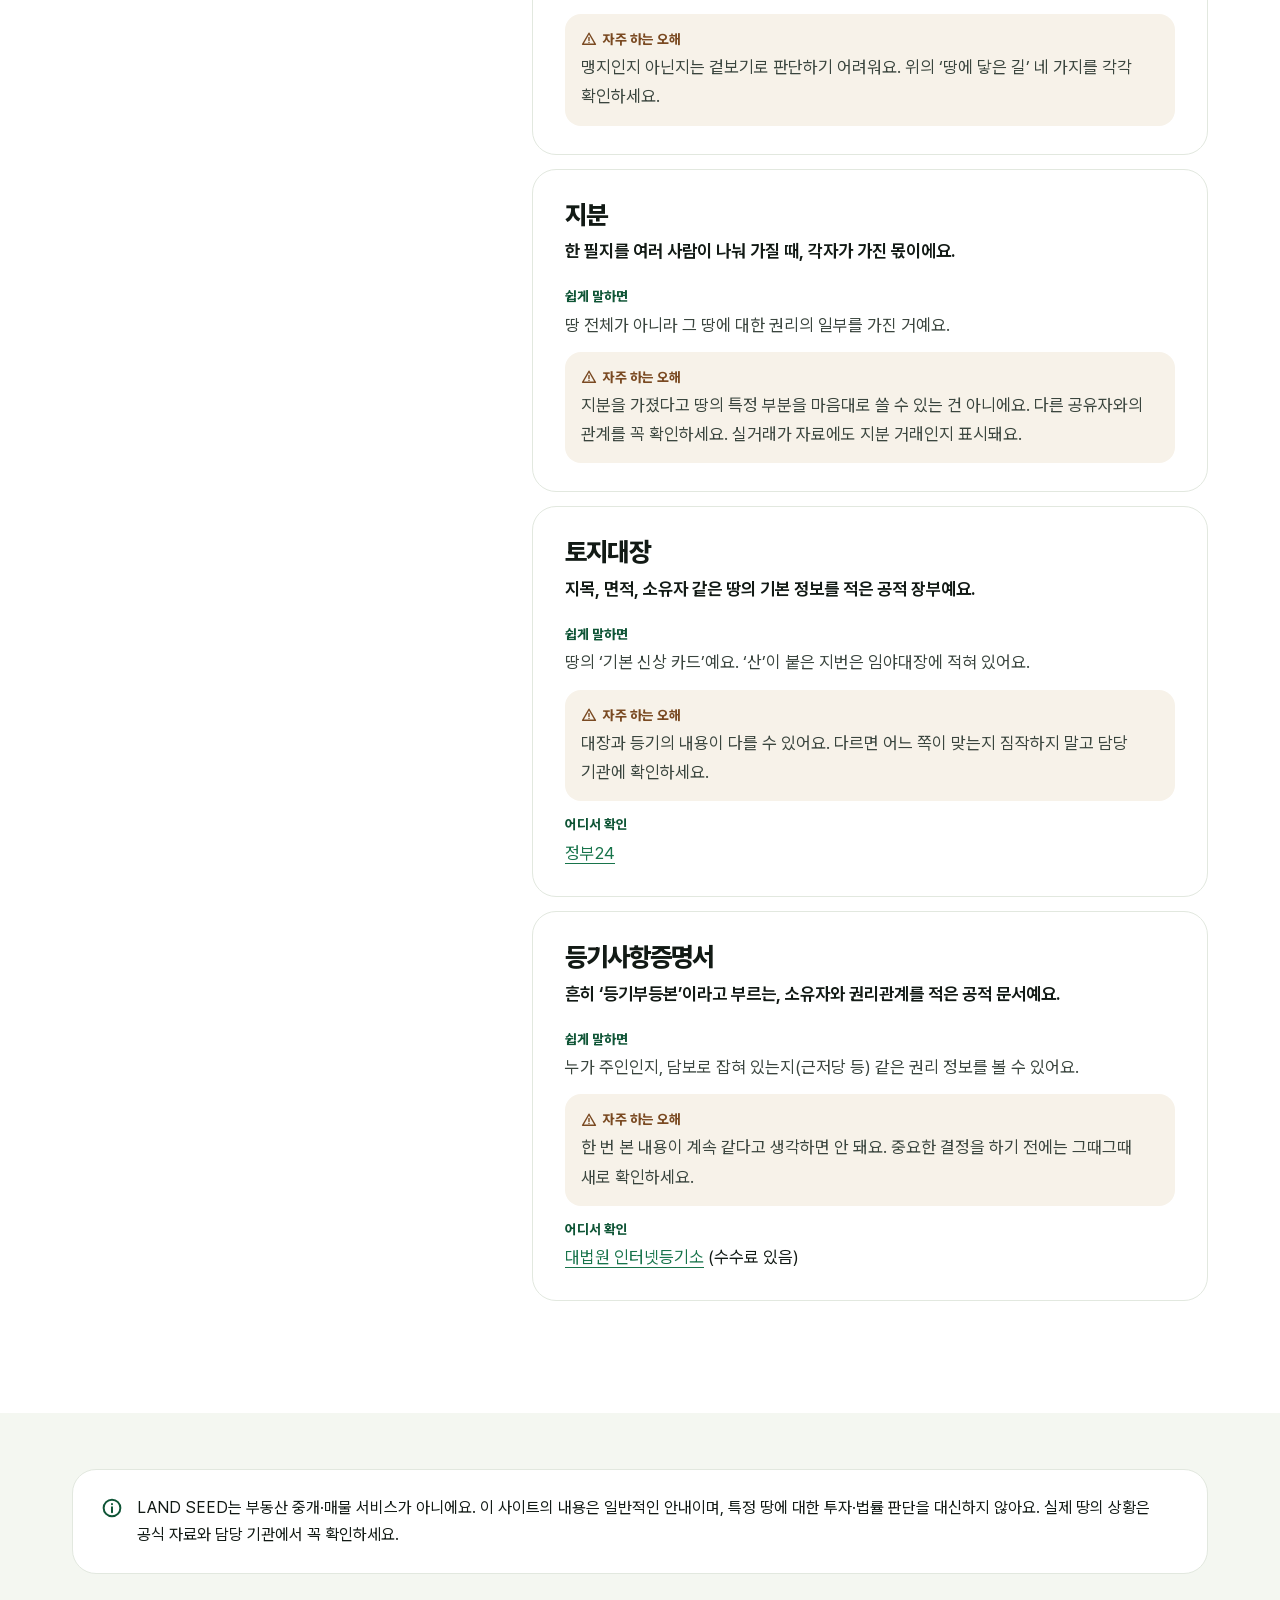
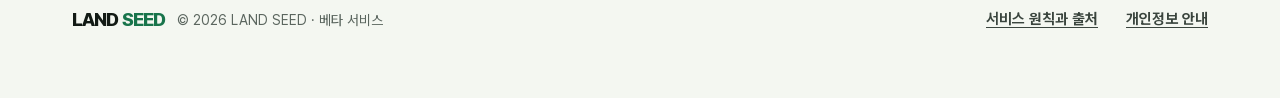
<file: glossary.html>
<!doctype html>
<html lang="ko">
<head>
<meta charset="utf-8">
<meta name="viewport" content="width=device-width, initial-scale=1">
<link rel="icon" href="assets/img/icon-32.png" sizes="32x32" type="image/png">
<link rel="icon" href="assets/img/icon.svg" type="image/svg+xml">
<link rel="apple-touch-icon" href="assets/img/apple-touch-icon.png">
<title>용어 도감 — 땅 공부에 꼭 나오는 말 | LAND SEED</title>
<meta name="description" content="필지, 지번, 지목, 용도지역, 공시지가, 건폐율, 용적률, 맹지… 땅 공부에 꼭 나오는 말을 쉬운 말로 풀었어요.">
<meta name="robots" content="noindex, nofollow">
<meta name="theme-color" content="#ffffff">
<link rel="stylesheet" href="assets/css/site.css">
</head>
<body>
<a class="skip" href="#main">본문 바로가기</a>
<header class="site-header">
  <div class="wrap bar">
    <a class="logo" href="index.html"><span class="logo-word">LAND <b>SEED</b></span><span class="beta">베타</span></a>
    <button class="menu-btn" type="button" aria-expanded="false" aria-controls="nav"><span class="burger" aria-hidden="true"></span><span class="menu-label">메뉴</span></button>
    <nav id="nav" class="nav" aria-label="주 메뉴">
      <a href="start.html">처음 가이드</a>
      <a href="glossary.html" aria-current="page">용어 도감</a>
      <a href="index.html#guides">목적별 가이드</a>
      <a href="about.html">서비스 원칙</a>
    </nav>
  </div>
</header>

<main id="main">
  <div class="page">
    <div class="wrap page-grid">
      <header class="page-head">
        <nav class="crumb" aria-label="현재 위치"><a href="index.html">홈</a><span class="sep" aria-hidden="true"></span><span aria-current="page">용어 도감</span></nav>
        <h1>용어 도감</h1>
        <p>땅 공부에 꼭 나오는 말을 쉬운 말로 풀었어요. 법령상의 정확한 정의는 <a href="https://www.eum.go.kr/" rel="noopener">토지이음</a>의 용어사전에서 확인할 수 있어요.</p>
      </header>
      <div class="prose">
      <div class="search">
        <label for="term-search" class="sr-only">용어 찾기</label>
        <input id="term-search" type="search" placeholder="찾을 용어를 입력하세요 (예: 지목)" autocomplete="off">
      </div>
      <p class="count" id="term-count" aria-live="polite"></p>

      <div class="terms">
        <article class="term" id="parcel">
          <h2>필지</h2>
          <p class="short">땅을 공적 장부에 등록하는 한 단위예요.</p>
          <dl>
            <div class="plain"><dt>쉽게 말하면</dt><dd>번호(지번) 하나가 붙은 땅 한 덩어리예요. 땅을 사고팔거나 정보를 찾을 때 기본 단위가 돼요.</dd></div>
            <div class="myth"><dt>자주 하는 오해</dt><dd>눈으로 보기에 한 덩어리인 땅이 실제로는 여러 필지로 나뉘어 있을 수 있어요.</dd></div>
          </dl>
        </article>

        <article class="term" id="jibun">
          <h2>지번</h2>
          <p class="short">필지마다 붙은 번호예요. 예: ○○리 123-4</p>
          <dl>
            <div class="plain"><dt>쉽게 말하면</dt><dd>땅의 주민등록번호 같은 거예요. ‘산 12’처럼 앞에 ‘산’이 붙은 지번은 임야대장에 등록된 땅이에요.</dd></div>
            <div class="myth"><dt>자주 하는 오해</dt><dd>도로명주소는 건물에 붙는 주소라서, 건물이 없는 땅은 보통 지번으로 찾아요.</dd></div>
          </dl>
        </article>

        <article class="term" id="jimok">
          <h2>지목</h2>
          <p class="short">땅의 주된 쓰임에 따라 공적 장부에 등록한 종류예요.</p>
          <dl>
            <div class="plain"><dt>쉽게 말하면</dt><dd>대(건물이 있거나 지을 땅), 전(밭), 답(논), 과수원, 임야, 도로처럼 땅에 붙은 ‘이름표’예요.</dd></div>
            <div class="myth"><dt>자주 하는 오해</dt><dd>지목이 ‘대’라고 해서 지금 바로 집을 지을 수 있다는 뜻은 아니에요. 서류의 지목과 실제 쓰임이 다른 경우도 있어요.</dd></div>
            <div class="where"><dt>어디서 확인</dt><dd><a href="https://www.gov.kr/" rel="noopener">정부24</a>의 토지(임야)대장</dd></div>
          </dl>
        </article>

        <article class="term" id="farmland">
          <h2>농지</h2>
          <p class="short">논·밭·과수원처럼 농사를 짓는 땅이에요.</p>
          <dl>
            <div class="plain"><dt>쉽게 말하면</dt><dd>텃밭이나 주말농장을 떠올리면 가장 먼저 만나는 땅이에요.</dd></div>
            <div class="myth"><dt>자주 하는 오해</dt><dd>서류상 지목만으로 농지인지가 정해지지 않을 수 있어요. 또 농지는 누구나 자유롭게 사고 쓸 수 있는 땅이 아니에요. 사는 절차와 쓰는 방법에 조건이 붙는 경우가 많으니, 시·군·구청 농지 담당 부서에 먼저 확인하세요.</dd></div>
          </dl>
        </article>

        <article class="term" id="forest">
          <h2>임야</h2>
          <p class="short">산림이나 들(원야)처럼 나무와 풀이 자라는 땅으로 등록된 곳이에요.</p>
          <dl>
            <div class="plain"><dt>쉽게 말하면</dt><dd>흔히 ‘산’이라고 부르는 땅이에요. 지번 앞에 ‘산’이 붙어 있는 경우가 많아요.</dd></div>
            <div class="myth"><dt>자주 하는 오해</dt><dd>임야를 집터나 다른 용도로 바꿔 쓰려면 별도의 허가 절차가 있을 수 있어요. 시·군·구청 산림 담당 부서에 먼저 확인하세요.</dd></div>
          </dl>
        </article>

        <article class="term" id="zoning">
          <h2>용도지역</h2>
          <p class="short">땅을 어떤 용도로 쓰게 할지 계획으로 정해 둔 구분이에요.</p>
          <dl>
            <div class="plain"><dt>쉽게 말하면</dt><dd>주거·상업·공업·녹지지역, 관리지역, 농림지역, 자연환경보전지역 같은 구분이에요. 이에 따라 지을 수 있는 건물의 종류와 크기가 달라져요.</dd></div>
            <div class="myth"><dt>자주 하는 오해</dt><dd>같은 마을 안에서도 필지마다 용도지역이 다를 수 있어요. 이웃 땅과 같다고 짐작하지 마세요.</dd></div>
            <div class="where"><dt>어디서 확인</dt><dd><a href="https://www.eum.go.kr/" rel="noopener">토지이음</a>의 토지이용계획</dd></div>
          </dl>
        </article>

        <article class="term" id="district">
          <h2>지역·지구·구역</h2>
          <p class="short">용도지역 말고도 따로 정해 두는 규제 구역이에요.</p>
          <dl>
            <div class="plain"><dt>쉽게 말하면</dt><dd>개발제한구역, 농업진흥지역, 보전산지처럼 땅의 쓰임을 추가로 제한하는 표시예요. 한 땅에 여러 개가 겹쳐 있을 수 있어요.</dd></div>
            <div class="myth"><dt>자주 하는 오해</dt><dd>이름만 보고 어떤 제한인지 짐작하기 어려워요. 무엇이 제한되는지는 담당 부서에 확인하세요.</dd></div>
            <div class="where"><dt>어디서 확인</dt><dd><a href="https://www.eum.go.kr/" rel="noopener">토지이음</a>의 토지이용계획</dd></div>
          </dl>
        </article>

        <article class="term" id="greenbelt">
          <h2>개발제한구역</h2>
          <p class="short">도시 주변에 개발을 엄격히 제한해 둔 구역이에요. 흔히 ‘그린벨트’라고 불러요.</p>
          <dl>
            <div class="plain"><dt>쉽게 말하면</dt><dd>이 구역에서는 건물을 짓거나 용도를 바꾸는 일, 땅 모양을 바꾸는 일, 땅을 나누는 일, 물건을 쌓아 두는 일 등을 원칙적으로 할 수 없어요. 정해진 일부만 시장·군수·구청장의 허가를 받아 할 수 있어요.</dd></div>
            <div class="myth"><dt>자주 하는 오해</dt><dd>“곧 풀린다”는 말만 믿으면 안 돼요. 해제 여부는 소문이 아니라 공식 고시문으로 확인하세요.</dd></div>
            <div class="where"><dt>어디서 확인</dt><dd><a href="https://www.eum.go.kr/" rel="noopener">토지이음</a>의 토지이용계획, 고시는 <a href="https://www.eum.go.kr/web/gs/gv/gvGosiList.jsp" rel="noopener">토지이음 고시정보</a></dd></div>
            <div class="where"><dt>근거</dt><dd>개발제한구역의 지정 및 관리에 관한 특별조치법 제12조 제1항 (시행 2026. 6. 2., <a href="https://www.law.go.kr/법령/개발제한구역의지정및관리에관한특별조치법/제12조" rel="noopener">국가법령정보센터</a>, 2026-11-01 확인)</dd></div>
          </dl>
        </article>

        <article class="term" id="permit-zone">
          <h2>토지거래허가구역</h2>
          <p class="short">이 구역 안의 땅을 사고팔려면 계약하기 전에 시장·군수·구청장의 허가를 받아야 하는 구역이에요.</p>
          <dl>
            <div class="plain"><dt>쉽게 말하면</dt><dd>허가 없이 계약부터 하면 안 되는 구역이에요. 다만 법으로 정한 면적 이하의 땅처럼 허가가 필요 없는 경우도 있어요.</dd></div>
            <div class="myth"><dt>자주 하는 오해</dt><dd>같은 허가구역이라도 대상이 일부 거래로 한정된 곳이 있어요(예: “외국인 등의 주택거래에 한함”). 토지이용계획에 적힌 문구를 그대로 읽고, 내 경우에 해당하는지는 시·군·구청에 확인하세요.</dd></div>
            <div class="where"><dt>어디서 확인</dt><dd><a href="https://www.eum.go.kr/" rel="noopener">토지이음</a>의 토지이용계획</dd></div>
            <div class="where"><dt>근거</dt><dd>부동산 거래신고 등에 관한 법률 제11조 제1항·제2항 (시행 2024. 5. 17., <a href="https://www.law.go.kr/법령/부동산거래신고등에관한법률/제11조" rel="noopener">국가법령정보센터</a>, 2026-11-01 확인)</dd></div>
          </dl>
        </article>

        <article class="term" id="landuse-plan">
          <h2>토지이용계획</h2>
          <p class="short">그 땅에 정해진 용도지역과 지역·지구 등을 한 번에 보여 주는 정보예요.</p>
          <dl>
            <div class="plain"><dt>쉽게 말하면</dt><dd>땅에 걸린 ‘규칙 목록’이에요. 토지이음에서 지번으로 열람할 수 있어요.</dd></div>
            <div class="myth"><dt>자주 하는 오해</dt><dd>열람한 내용만으로 개발이나 건축이 가능한지 확정되지 않아요. 온라인 열람은 참고용이에요.</dd></div>
          </dl>
        </article>

        <article class="term" id="gongsi">
          <h2>개별공시지가</h2>
          <p class="short">시·군·구가 매년 필지마다 정해 알리는 1㎡당 가격이에요.</p>
          <dl>
            <div class="plain"><dt>쉽게 말하면</dt><dd>세금이나 각종 부담금을 계산할 때 기준으로 쓰는 공식 가격이에요.</dd></div>
            <div class="myth"><dt>자주 하는 오해</dt><dd>공시지가는 시세(실제로 사고파는 가격)나 감정가가 아니에요.</dd></div>
            <div class="where"><dt>어디서 확인</dt><dd><a href="https://www.realtyprice.kr/" rel="noopener">부동산공시가격알리미</a></dd></div>
          </dl>
        </article>

        <article class="term" id="realprice">
          <h2>실거래가</h2>
          <p class="short">부동산을 거래한 뒤 신고한 실제 거래 금액이에요.</p>
          <dl>
            <div class="plain"><dt>쉽게 말하면</dt><dd>주변에서 어떤 거래가 있었는지 보는 자료예요. 토지는 개인정보 보호를 위해 지번이 일부만 공개돼요.</dd></div>
            <div class="myth"><dt>자주 하는 오해</dt><dd>근처 땅의 거래 금액이 이 땅의 가격을 뜻하지 않아요. 모양, 길, 규제, 지분 거래인지에 따라 크게 달라요.</dd></div>
            <div class="where"><dt>어디서 확인</dt><dd><a href="https://rt.molit.go.kr/" rel="noopener">국토교통부 실거래가 공개시스템</a></dd></div>
          </dl>
        </article>

        <article class="term" id="coverage">
          <h2>건폐율</h2>
          <p class="short">대지 면적 중 건물이 차지하는(위에서 내려다본) 면적의 비율이에요.</p>
          <dl>
            <div class="plain"><dt>쉽게 말하면</dt><dd>땅 위에 건물을 얼마나 넓게 앉힐 수 있는지와 관련된 숫자예요.</dd></div>
            <div class="myth"><dt>자주 하는 오해</dt><dd>한도는 용도지역과 지역 규정에 따라 달라요. 정확한 한도는 해당 시·군·구에 확인하세요.</dd></div>
          </dl>
        </article>

        <article class="term" id="far">
          <h2>용적률</h2>
          <p class="short">대지 면적에 대해 건물 각 층 바닥면적을 더한 넓이의 비율이에요.</p>
          <dl>
            <div class="plain"><dt>쉽게 말하면</dt><dd>건물을 얼마나 크게, 몇 층까지 지을 수 있는지와 관련된 숫자예요. 일부 면적은 계산에서 빠지기도 해요.</dd></div>
            <div class="myth"><dt>자주 하는 오해</dt><dd>건폐율과 용적률은 다른 숫자예요. 한도와 계산 기준은 해당 시·군·구에 확인하세요.</dd></div>
          </dl>
        </article>

        <article class="term" id="road">
          <h2>땅에 닿은 길 (도로)</h2>
          <p class="short">“길이 있다”는 말에는 서로 다른 네 가지 뜻이 섞여 있어요.</p>
          <dl>
            <div class="plain"><dt>쉽게 말하면</dt><dd>① 지도에 길이 보이는 것 ② 지적도에서 도로 필지와 맞닿은 것 ③ 건축법상 도로로 인정되는 것 ④ 실제로 차와 사람이 드나들 수 있는 것. 넷은 서로 달라요.</dd></div>
            <div class="myth"><dt>자주 하는 오해</dt><dd>지도에 길이 보인다고 해서 집을 지을 수 있는 길이라는 뜻은 아니에요. ③은 시·군·구청 건축 담당 부서에 확인해야 해요.</dd></div>
          </dl>
        </article>

        <article class="term" id="maengji">
          <h2>맹지</h2>
          <p class="short">도로에 맞닿지 않은 땅을 흔히 부르는 말이에요.</p>
          <dl>
            <div class="plain"><dt>쉽게 말하면</dt><dd>들어가는 길이 없는 땅이에요. 길을 쓰려면 다른 사람 땅을 지나야 할 수도 있어요.</dd></div>
            <div class="myth"><dt>자주 하는 오해</dt><dd>맹지인지 아닌지는 겉보기로 판단하기 어려워요. 위의 ‘땅에 닿은 길’ 네 가지를 각각 확인하세요.</dd></div>
          </dl>
        </article>

        <article class="term" id="share">
          <h2>지분</h2>
          <p class="short">한 필지를 여러 사람이 나눠 가질 때, 각자가 가진 몫이에요.</p>
          <dl>
            <div class="plain"><dt>쉽게 말하면</dt><dd>땅 전체가 아니라 그 땅에 대한 권리의 일부를 가진 거예요.</dd></div>
            <div class="myth"><dt>자주 하는 오해</dt><dd>지분을 가졌다고 땅의 특정 부분을 마음대로 쓸 수 있는 건 아니에요. 다른 공유자와의 관계를 꼭 확인하세요. 실거래가 자료에도 지분 거래인지 표시돼요.</dd></div>
          </dl>
        </article>

        <article class="term" id="ledger">
          <h2>토지대장</h2>
          <p class="short">지목, 면적, 소유자 같은 땅의 기본 정보를 적은 공적 장부예요.</p>
          <dl>
            <div class="plain"><dt>쉽게 말하면</dt><dd>땅의 ‘기본 신상 카드’예요. ‘산’이 붙은 지번은 임야대장에 적혀 있어요.</dd></div>
            <div class="myth"><dt>자주 하는 오해</dt><dd>대장과 등기의 내용이 다를 수 있어요. 다르면 어느 쪽이 맞는지 짐작하지 말고 담당 기관에 확인하세요.</dd></div>
            <div class="where"><dt>어디서 확인</dt><dd><a href="https://www.gov.kr/" rel="noopener">정부24</a></dd></div>
          </dl>
        </article>

        <article class="term" id="registry">
          <h2>등기사항증명서</h2>
          <p class="short">흔히 ‘등기부등본’이라고 부르는, 소유자와 권리관계를 적은 공적 문서예요.</p>
          <dl>
            <div class="plain"><dt>쉽게 말하면</dt><dd>누가 주인인지, 담보로 잡혀 있는지(근저당 등) 같은 권리 정보를 볼 수 있어요.</dd></div>
            <div class="myth"><dt>자주 하는 오해</dt><dd>한 번 본 내용이 계속 같다고 생각하면 안 돼요. 중요한 결정을 하기 전에는 그때그때 새로 확인하세요.</dd></div>
            <div class="where"><dt>어디서 확인</dt><dd><a href="https://www.iros.go.kr/" rel="noopener">대법원 인터넷등기소</a> (수수료 있음)</dd></div>
          </dl>
        </article>
      </div>
          </div>
    </div>
  </div>
</main>

<footer class="site-footer">
  <div class="wrap">
    <p class="notice"><span class="ico" aria-hidden="true"></span><span>LAND SEED는 부동산 중개·매물 서비스가 아니에요. 이 사이트의 내용은 일반적인 안내이며, 특정 땅에 대한 투자·법률 판단을 대신하지 않아요. 실제 땅의 상황은 공식 자료와 담당 기관에서 꼭 확인하세요.</span></p>
    <div class="foot-row">
      <div class="foot-brand"><span class="logo-word" aria-hidden="true">LAND <b>SEED</b></span><p class="foot-small">© 2026 LAND SEED · 베타 서비스</p></div>
      <nav class="foot-links" aria-label="사이트 정보"><a href="about.html">서비스 원칙과 출처</a><a href="privacy.html">개인정보 안내</a></nav>
    </div>
  </div>
</footer>
<script src="assets/js/site.js"></script>
</body>
</html>
</file>
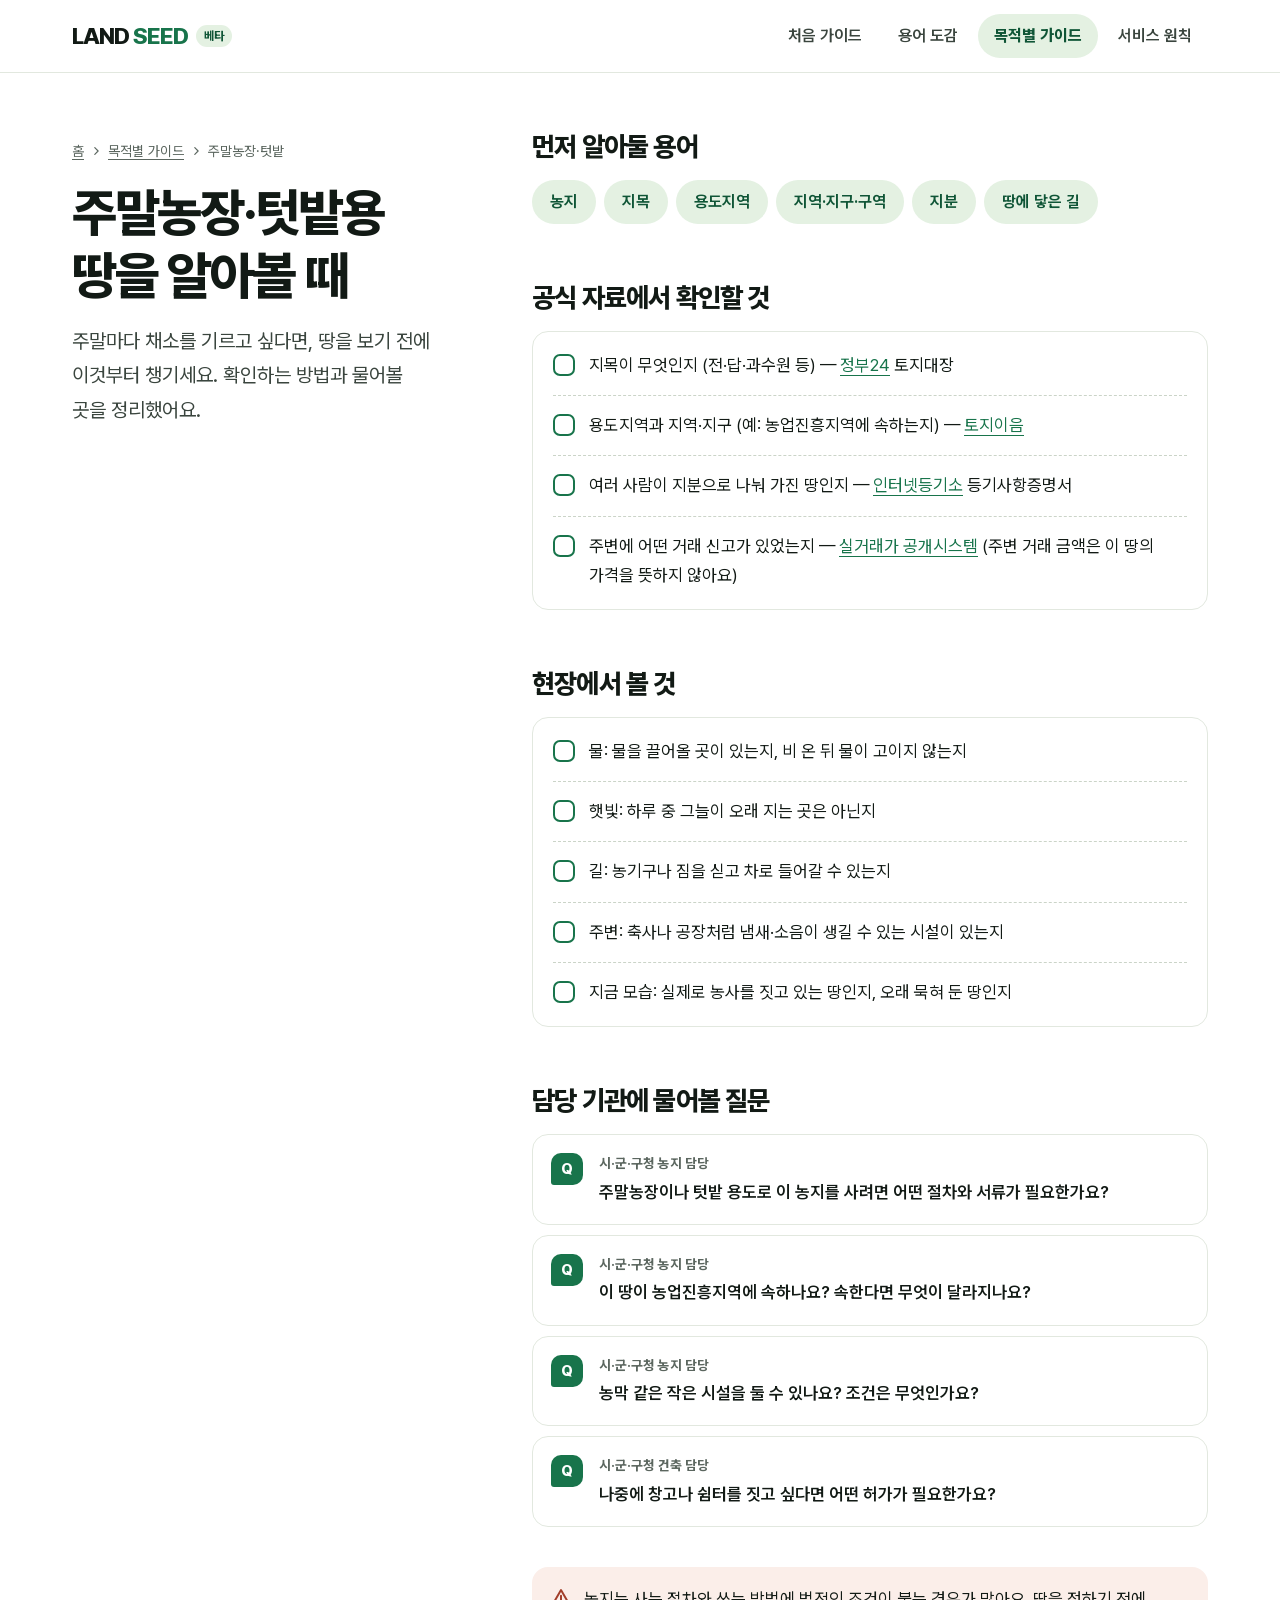
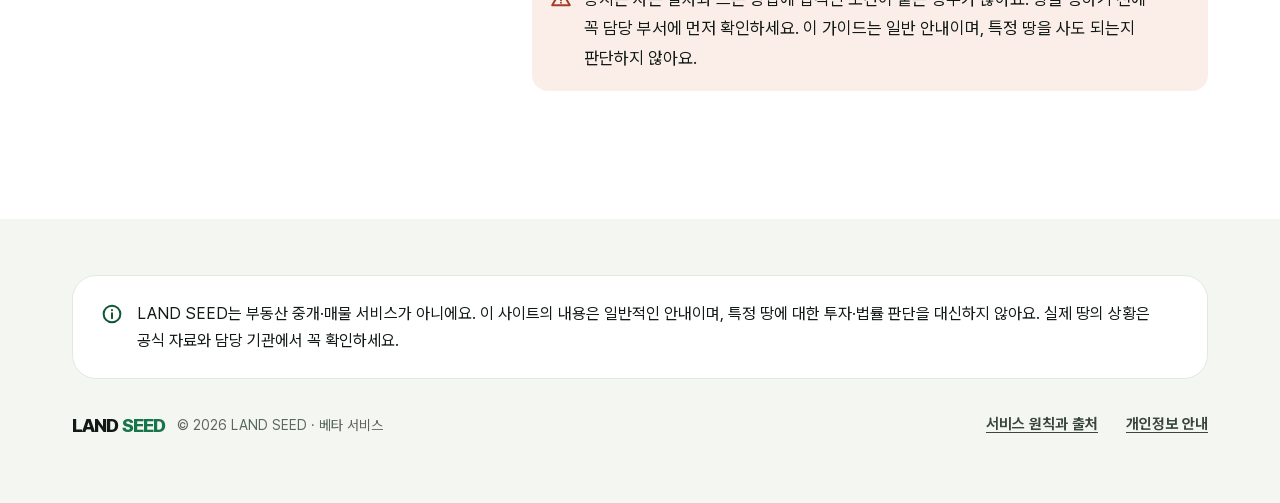
<file: guide-farm.html>
<!doctype html>
<html lang="ko">
<head>
<meta charset="utf-8">
<meta name="viewport" content="width=device-width, initial-scale=1">
<link rel="icon" href="assets/img/icon-32.png" sizes="32x32" type="image/png">
<link rel="icon" href="assets/img/icon.svg" type="image/svg+xml">
<link rel="apple-touch-icon" href="assets/img/apple-touch-icon.png">
<title>주말농장·텃밭용 땅을 알아볼 때 | LAND SEED</title>
<meta name="description" content="주말농장이나 텃밭으로 쓸 땅을 알아볼 때 먼저 볼 용어, 공식 자료, 현장 확인, 농지 담당 부서에 물어볼 질문.">
<meta name="robots" content="noindex, nofollow">
<meta name="theme-color" content="#ffffff">
<link rel="stylesheet" href="assets/css/site.css">
</head>
<body>
<a class="skip" href="#main">본문 바로가기</a>
<header class="site-header">
  <div class="wrap bar">
    <a class="logo" href="index.html"><span class="logo-word">LAND <b>SEED</b></span><span class="beta">베타</span></a>
    <button class="menu-btn" type="button" aria-expanded="false" aria-controls="nav"><span class="burger" aria-hidden="true"></span><span class="menu-label">메뉴</span></button>
    <nav id="nav" class="nav" aria-label="주 메뉴">
      <a href="start.html">처음 가이드</a>
      <a href="glossary.html">용어 도감</a>
      <a href="index.html#guides" aria-current="page">목적별 가이드</a>
      <a href="about.html">서비스 원칙</a>
    </nav>
  </div>
</header>

<main id="main">
  <div class="page">
    <div class="wrap page-grid">
      <header class="page-head">
        <nav class="crumb" aria-label="현재 위치"><a href="index.html">홈</a><span class="sep" aria-hidden="true"></span><a href="index.html#guides">목적별 가이드</a><span class="sep" aria-hidden="true"></span><span aria-current="page">주말농장·텃밭</span></nav>
        <h1>주말농장·텃밭용 땅을 알아볼 때</h1>
        <p>주말마다 채소를 기르고 싶다면, 땅을 보기 전에 이것부터 챙기세요. 확인하는 방법과 물어볼 곳을 정리했어요.</p>
      </header>
      <div class="prose">
      <h2>먼저 알아둘 용어</h2>
      <div class="chips">
        <a href="glossary.html#farmland">농지</a><a href="glossary.html#jimok">지목</a><a href="glossary.html#zoning">용도지역</a><a href="glossary.html#district">지역·지구·구역</a><a href="glossary.html#share">지분</a><a href="glossary.html#road">땅에 닿은 길</a>
      </div>

      <h2>공식 자료에서 확인할 것</h2>
      <ul class="checklist">
        <li>지목이 무엇인지 (전·답·과수원 등) — <a href="https://www.gov.kr/" rel="noopener">정부24</a> 토지대장</li>
        <li>용도지역과 지역·지구 (예: 농업진흥지역에 속하는지) — <a href="https://www.eum.go.kr/" rel="noopener">토지이음</a></li>
        <li>여러 사람이 지분으로 나눠 가진 땅인지 — <a href="https://www.iros.go.kr/" rel="noopener">인터넷등기소</a> 등기사항증명서</li>
        <li>주변에 어떤 거래 신고가 있었는지 — <a href="https://rt.molit.go.kr/" rel="noopener">실거래가 공개시스템</a> (주변 거래 금액은 이 땅의 가격을 뜻하지 않아요)</li>
      </ul>

      <h2>현장에서 볼 것</h2>
      <ul class="checklist">
        <li>물: 물을 끌어올 곳이 있는지, 비 온 뒤 물이 고이지 않는지</li>
        <li>햇빛: 하루 중 그늘이 오래 지는 곳은 아닌지</li>
        <li>길: 농기구나 짐을 싣고 차로 들어갈 수 있는지</li>
        <li>주변: 축사나 공장처럼 냄새·소음이 생길 수 있는 시설이 있는지</li>
        <li>지금 모습: 실제로 농사를 짓고 있는 땅인지, 오래 묵혀 둔 땅인지</li>
      </ul>

      <h2>담당 기관에 물어볼 질문</h2>
      <div class="asks">
        <div class="ask"><span class="who">시·군·구청 농지 담당</span>주말농장이나 텃밭 용도로 이 농지를 사려면 어떤 절차와 서류가 필요한가요?</div>
        <div class="ask"><span class="who">시·군·구청 농지 담당</span>이 땅이 농업진흥지역에 속하나요? 속한다면 무엇이 달라지나요?</div>
        <div class="ask"><span class="who">시·군·구청 농지 담당</span>농막 같은 작은 시설을 둘 수 있나요? 조건은 무엇인가요?</div>
        <div class="ask"><span class="who">시·군·구청 건축 담당</span>나중에 창고나 쉼터를 짓고 싶다면 어떤 허가가 필요한가요?</div>
              </div>

      <div class="note warn"><p>농지는 사는 절차와 쓰는 방법에 법적인 조건이 붙는 경우가 많아요. 땅을 정하기 전에 꼭 담당 부서에 먼저 확인하세요. 이 가이드는 일반 안내이며, 특정 땅을 사도 되는지 판단하지 않아요.</p></div>
          </div>
    </div>
  </div>
</main>

<footer class="site-footer">
  <div class="wrap">
    <p class="notice"><span class="ico" aria-hidden="true"></span><span>LAND SEED는 부동산 중개·매물 서비스가 아니에요. 이 사이트의 내용은 일반적인 안내이며, 특정 땅에 대한 투자·법률 판단을 대신하지 않아요. 실제 땅의 상황은 공식 자료와 담당 기관에서 꼭 확인하세요.</span></p>
    <div class="foot-row">
      <div class="foot-brand"><span class="logo-word" aria-hidden="true">LAND <b>SEED</b></span><p class="foot-small">© 2026 LAND SEED · 베타 서비스</p></div>
      <nav class="foot-links" aria-label="사이트 정보"><a href="about.html">서비스 원칙과 출처</a><a href="privacy.html">개인정보 안내</a></nav>
    </div>
  </div>
</footer>
<script src="assets/js/site.js"></script>
</body>
</html>
</file>
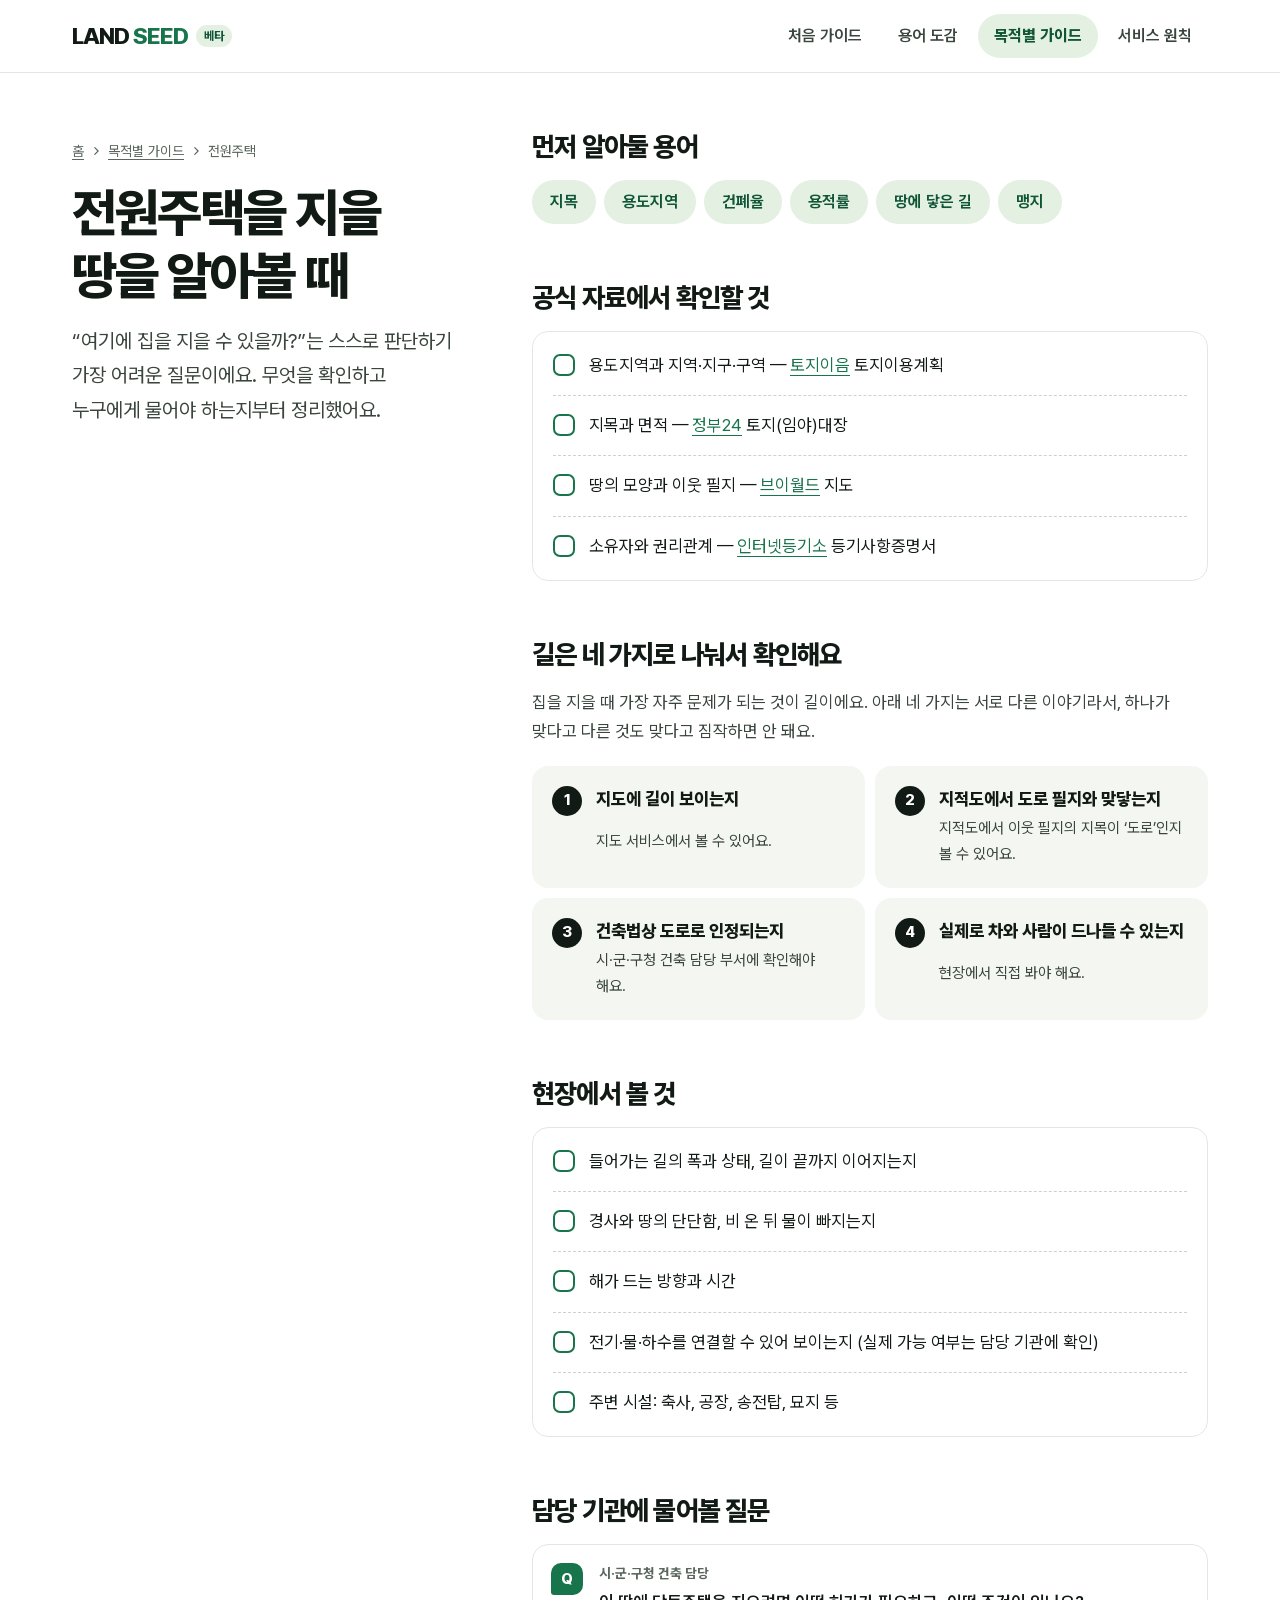
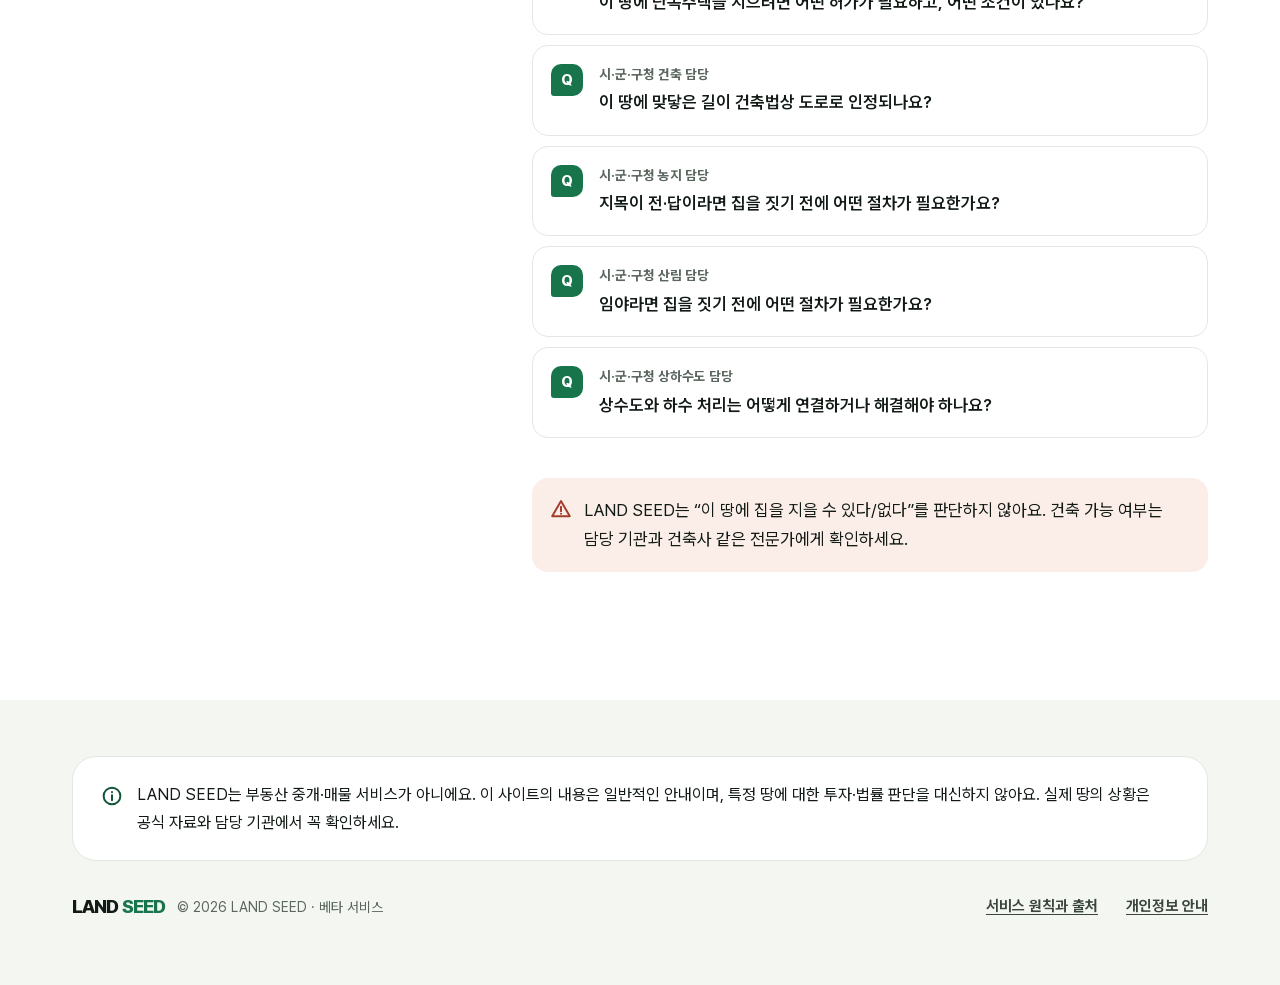
<file: guide-house.html>
<!doctype html>
<html lang="ko">
<head>
<meta charset="utf-8">
<meta name="viewport" content="width=device-width, initial-scale=1">
<link rel="icon" href="assets/img/icon-32.png" sizes="32x32" type="image/png">
<link rel="icon" href="assets/img/icon.svg" type="image/svg+xml">
<link rel="apple-touch-icon" href="assets/img/apple-touch-icon.png">
<title>전원주택을 지을 땅을 알아볼 때 | LAND SEED</title>
<meta name="description" content="전원주택 땅을 알아볼 때 먼저 볼 용어, 공식 자료, 길 확인하는 법, 현장 확인, 담당 기관에 물어볼 질문.">
<meta name="robots" content="noindex, nofollow">
<meta name="theme-color" content="#ffffff">
<link rel="stylesheet" href="assets/css/site.css">
</head>
<body>
<a class="skip" href="#main">본문 바로가기</a>
<header class="site-header">
  <div class="wrap bar">
    <a class="logo" href="index.html"><span class="logo-word">LAND <b>SEED</b></span><span class="beta">베타</span></a>
    <button class="menu-btn" type="button" aria-expanded="false" aria-controls="nav"><span class="burger" aria-hidden="true"></span><span class="menu-label">메뉴</span></button>
    <nav id="nav" class="nav" aria-label="주 메뉴">
      <a href="start.html">처음 가이드</a>
      <a href="glossary.html">용어 도감</a>
      <a href="index.html#guides" aria-current="page">목적별 가이드</a>
      <a href="about.html">서비스 원칙</a>
    </nav>
  </div>
</header>

<main id="main">
  <div class="page">
    <div class="wrap page-grid">
      <header class="page-head">
        <nav class="crumb" aria-label="현재 위치"><a href="index.html">홈</a><span class="sep" aria-hidden="true"></span><a href="index.html#guides">목적별 가이드</a><span class="sep" aria-hidden="true"></span><span aria-current="page">전원주택</span></nav>
        <h1>전원주택을 지을 땅을 알아볼 때</h1>
        <p>“여기에 집을 지을 수 있을까?”는 스스로 판단하기 가장 어려운 질문이에요. 무엇을 확인하고 누구에게 물어야 하는지부터 정리했어요.</p>
      </header>
      <div class="prose">
      <h2>먼저 알아둘 용어</h2>
      <div class="chips">
        <a href="glossary.html#jimok">지목</a><a href="glossary.html#zoning">용도지역</a><a href="glossary.html#coverage">건폐율</a><a href="glossary.html#far">용적률</a><a href="glossary.html#road">땅에 닿은 길</a><a href="glossary.html#maengji">맹지</a>
      </div>

      <h2>공식 자료에서 확인할 것</h2>
      <ul class="checklist">
        <li>용도지역과 지역·지구·구역 — <a href="https://www.eum.go.kr/" rel="noopener">토지이음</a> 토지이용계획</li>
        <li>지목과 면적 — <a href="https://www.gov.kr/" rel="noopener">정부24</a> 토지(임야)대장</li>
        <li>땅의 모양과 이웃 필지 — <a href="https://www.vworld.kr/" rel="noopener">브이월드</a> 지도</li>
        <li>소유자와 권리관계 — <a href="https://www.iros.go.kr/" rel="noopener">인터넷등기소</a> 등기사항증명서</li>
      </ul>

      <h2>길은 네 가지로 나눠서 확인해요</h2>
      <p>집을 지을 때 가장 자주 문제가 되는 것이 길이에요. 아래 네 가지는 서로 다른 이야기라서, 하나가 맞다고 다른 것도 맞다고 짐작하면 안 돼요.</p>
      <ol class="road">
        <li><b>지도에 길이 보이는지</b><span>지도 서비스에서 볼 수 있어요.</span></li>
        <li><b>지적도에서 도로 필지와 맞닿는지</b><span>지적도에서 이웃 필지의 지목이 ‘도로’인지 볼 수 있어요.</span></li>
        <li><b>건축법상 도로로 인정되는지</b><span>시·군·구청 건축 담당 부서에 확인해야 해요.</span></li>
        <li><b>실제로 차와 사람이 드나들 수 있는지</b><span>현장에서 직접 봐야 해요.</span></li>
      </ol>

      <h2>현장에서 볼 것</h2>
      <ul class="checklist">
        <li>들어가는 길의 폭과 상태, 길이 끝까지 이어지는지</li>
        <li>경사와 땅의 단단함, 비 온 뒤 물이 빠지는지</li>
        <li>해가 드는 방향과 시간</li>
        <li>전기·물·하수를 연결할 수 있어 보이는지 (실제 가능 여부는 담당 기관에 확인)</li>
        <li>주변 시설: 축사, 공장, 송전탑, 묘지 등</li>
      </ul>

      <h2>담당 기관에 물어볼 질문</h2>
      <div class="asks">
        <div class="ask"><span class="who">시·군·구청 건축 담당</span>이 땅에 단독주택을 지으려면 어떤 허가가 필요하고, 어떤 조건이 있나요?</div>
        <div class="ask"><span class="who">시·군·구청 건축 담당</span>이 땅에 맞닿은 길이 건축법상 도로로 인정되나요?</div>
        <div class="ask"><span class="who">시·군·구청 농지 담당</span>지목이 전·답이라면 집을 짓기 전에 어떤 절차가 필요한가요?</div>
        <div class="ask"><span class="who">시·군·구청 산림 담당</span>임야라면 집을 짓기 전에 어떤 절차가 필요한가요?</div>
        <div class="ask"><span class="who">시·군·구청 상하수도 담당</span>상수도와 하수 처리는 어떻게 연결하거나 해결해야 하나요?</div>
              </div>

      <div class="note warn"><p>LAND SEED는 “이 땅에 집을 지을 수 있다/없다”를 판단하지 않아요. 건축 가능 여부는 담당 기관과 건축사 같은 전문가에게 확인하세요.</p></div>
          </div>
    </div>
  </div>
</main>

<footer class="site-footer">
  <div class="wrap">
    <p class="notice"><span class="ico" aria-hidden="true"></span><span>LAND SEED는 부동산 중개·매물 서비스가 아니에요. 이 사이트의 내용은 일반적인 안내이며, 특정 땅에 대한 투자·법률 판단을 대신하지 않아요. 실제 땅의 상황은 공식 자료와 담당 기관에서 꼭 확인하세요.</span></p>
    <div class="foot-row">
      <div class="foot-brand"><span class="logo-word" aria-hidden="true">LAND <b>SEED</b></span><p class="foot-small">© 2026 LAND SEED · 베타 서비스</p></div>
      <nav class="foot-links" aria-label="사이트 정보"><a href="about.html">서비스 원칙과 출처</a><a href="privacy.html">개인정보 안내</a></nav>
    </div>
  </div>
</footer>
<script src="assets/js/site.js"></script>
</body>
</html>
</file>
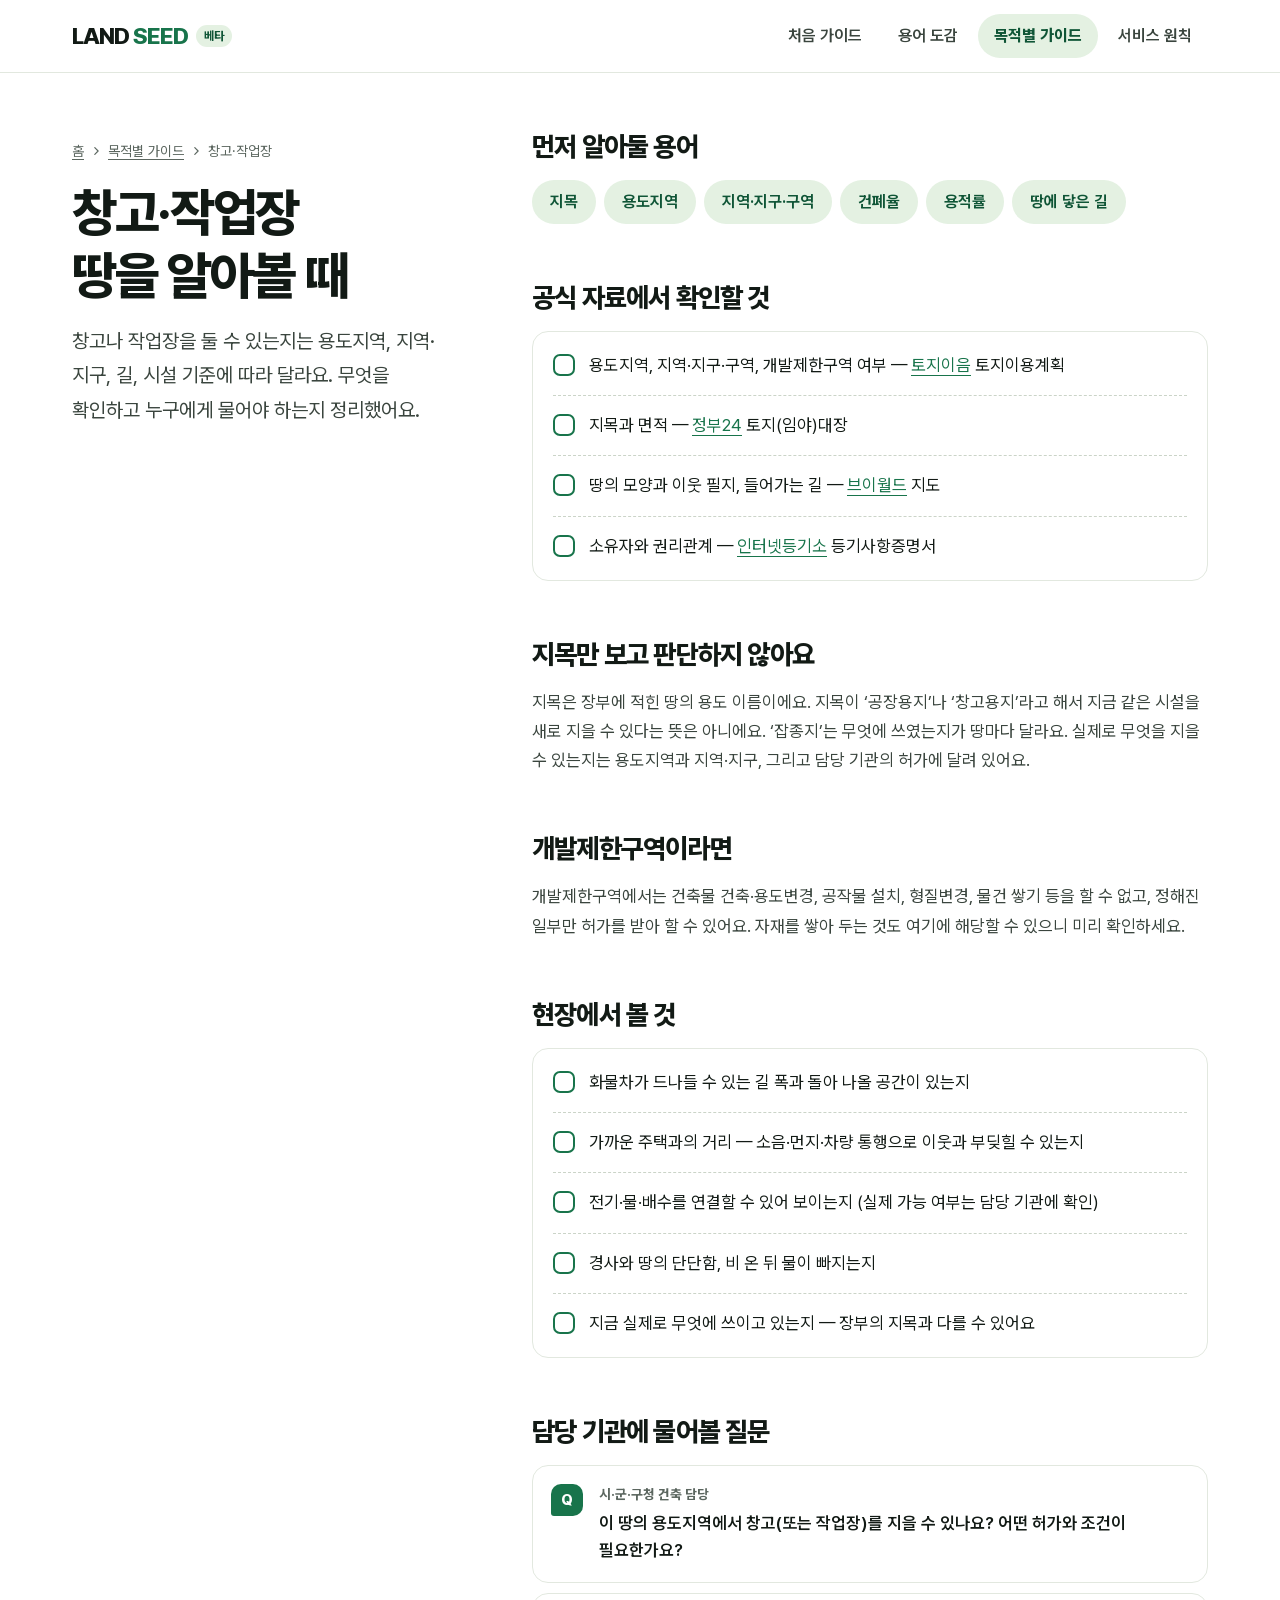
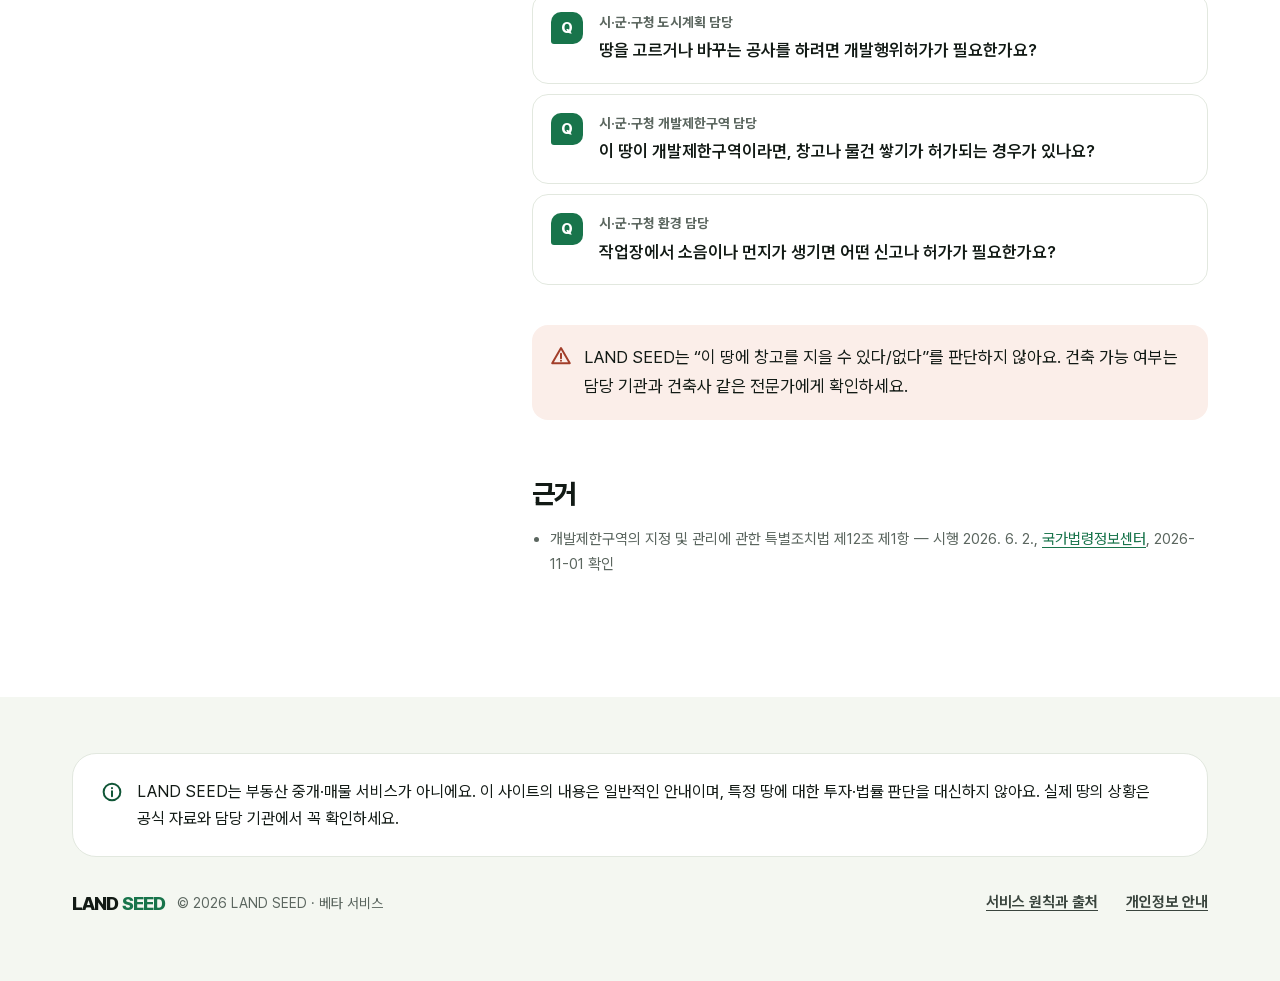
<file: guide-work.html>
<!doctype html>
<html lang="ko">
<head>
<meta charset="utf-8">
<meta name="viewport" content="width=device-width, initial-scale=1">
<link rel="icon" href="assets/img/icon-32.png" sizes="32x32" type="image/png">
<link rel="icon" href="assets/img/icon.svg" type="image/svg+xml">
<link rel="apple-touch-icon" href="assets/img/apple-touch-icon.png">
<title>창고·작업장 땅을 알아볼 때 | LAND SEED</title>
<meta name="description" content="창고나 작업장 땅을 알아볼 때 먼저 볼 용어, 공식 자료, 지목만 보고 판단하면 안 되는 이유, 현장 확인, 담당 기관에 물어볼 질문.">
<meta name="robots" content="noindex, nofollow">
<meta name="theme-color" content="#ffffff">
<link rel="stylesheet" href="assets/css/site.css">
</head>
<body>
<a class="skip" href="#main">본문 바로가기</a>
<header class="site-header">
  <div class="wrap bar">
    <a class="logo" href="index.html"><span class="logo-word">LAND <b>SEED</b></span><span class="beta">베타</span></a>
    <button class="menu-btn" type="button" aria-expanded="false" aria-controls="nav"><span class="burger" aria-hidden="true"></span><span class="menu-label">메뉴</span></button>
    <nav id="nav" class="nav" aria-label="주 메뉴">
      <a href="start.html">처음 가이드</a>
      <a href="glossary.html">용어 도감</a>
      <a href="index.html#guides" aria-current="page">목적별 가이드</a>
      <a href="about.html">서비스 원칙</a>
    </nav>
  </div>
</header>

<main id="main">
  <div class="page">
    <div class="wrap page-grid">
      <header class="page-head">
        <nav class="crumb" aria-label="현재 위치"><a href="index.html">홈</a><span class="sep" aria-hidden="true"></span><a href="index.html#guides">목적별 가이드</a><span class="sep" aria-hidden="true"></span><span aria-current="page">창고·작업장</span></nav>
        <h1>창고·작업장 땅을 알아볼 때</h1>
        <p>창고나 작업장을 둘 수 있는지는 용도지역, 지역·지구, 길, 시설 기준에 따라 달라요. 무엇을 확인하고 누구에게 물어야 하는지 정리했어요.</p>
      </header>
      <div class="prose">
      <h2>먼저 알아둘 용어</h2>
      <div class="chips">
        <a href="glossary.html#jimok">지목</a><a href="glossary.html#zoning">용도지역</a><a href="glossary.html#district">지역·지구·구역</a><a href="glossary.html#coverage">건폐율</a><a href="glossary.html#far">용적률</a><a href="glossary.html#road">땅에 닿은 길</a>
      </div>

      <h2>공식 자료에서 확인할 것</h2>
      <ul class="checklist">
        <li>용도지역, 지역·지구·구역, 개발제한구역 여부 — <a href="https://www.eum.go.kr/" rel="noopener">토지이음</a> 토지이용계획</li>
        <li>지목과 면적 — <a href="https://www.gov.kr/" rel="noopener">정부24</a> 토지(임야)대장</li>
        <li>땅의 모양과 이웃 필지, 들어가는 길 — <a href="https://www.vworld.kr/" rel="noopener">브이월드</a> 지도</li>
        <li>소유자와 권리관계 — <a href="https://www.iros.go.kr/" rel="noopener">인터넷등기소</a> 등기사항증명서</li>
      </ul>

      <h2>지목만 보고 판단하지 않아요</h2>
      <p>지목은 장부에 적힌 땅의 용도 이름이에요. 지목이 ‘공장용지’나 ‘창고용지’라고 해서 지금 같은 시설을 새로 지을 수 있다는 뜻은 아니에요. ‘잡종지’는 무엇에 쓰였는지가 땅마다 달라요. 실제로 무엇을 지을 수 있는지는 용도지역과 지역·지구, 그리고 담당 기관의 허가에 달려 있어요.</p>

      <h2>개발제한구역이라면</h2>
      <p>개발제한구역에서는 건축물 건축·용도변경, 공작물 설치, 형질변경, 물건 쌓기 등을 할 수 없고, 정해진 일부만 허가를 받아 할 수 있어요. 자재를 쌓아 두는 것도 여기에 해당할 수 있으니 미리 확인하세요.</p>

      <h2>현장에서 볼 것</h2>
      <ul class="checklist">
        <li>화물차가 드나들 수 있는 길 폭과 돌아 나올 공간이 있는지</li>
        <li>가까운 주택과의 거리 — 소음·먼지·차량 통행으로 이웃과 부딪힐 수 있는지</li>
        <li>전기·물·배수를 연결할 수 있어 보이는지 (실제 가능 여부는 담당 기관에 확인)</li>
        <li>경사와 땅의 단단함, 비 온 뒤 물이 빠지는지</li>
        <li>지금 실제로 무엇에 쓰이고 있는지 — 장부의 지목과 다를 수 있어요</li>
      </ul>

      <h2>담당 기관에 물어볼 질문</h2>
      <div class="asks">
        <div class="ask"><span class="who">시·군·구청 건축 담당</span>이 땅의 용도지역에서 창고(또는 작업장)를 지을 수 있나요? 어떤 허가와 조건이 필요한가요?</div>
        <div class="ask"><span class="who">시·군·구청 도시계획 담당</span>땅을 고르거나 바꾸는 공사를 하려면 개발행위허가가 필요한가요?</div>
        <div class="ask"><span class="who">시·군·구청 개발제한구역 담당</span>이 땅이 개발제한구역이라면, 창고나 물건 쌓기가 허가되는 경우가 있나요?</div>
        <div class="ask"><span class="who">시·군·구청 환경 담당</span>작업장에서 소음이나 먼지가 생기면 어떤 신고나 허가가 필요한가요?</div>
      </div>

      <div class="note warn"><p>LAND SEED는 “이 땅에 창고를 지을 수 있다/없다”를 판단하지 않아요. 건축 가능 여부는 담당 기관과 건축사 같은 전문가에게 확인하세요.</p></div>

      <h2>근거</h2>
      <ul class="sources">
        <li>개발제한구역의 지정 및 관리에 관한 특별조치법 제12조 제1항 — 시행 2026. 6. 2., <a href="https://www.law.go.kr/법령/개발제한구역의지정및관리에관한특별조치법/제12조" rel="noopener">국가법령정보센터</a>, 2026-11-01 확인</li>
      </ul>
          </div>
    </div>
  </div>
</main>

<footer class="site-footer">
  <div class="wrap">
    <p class="notice"><span class="ico" aria-hidden="true"></span><span>LAND SEED는 부동산 중개·매물 서비스가 아니에요. 이 사이트의 내용은 일반적인 안내이며, 특정 땅에 대한 투자·법률 판단을 대신하지 않아요. 실제 땅의 상황은 공식 자료와 담당 기관에서 꼭 확인하세요.</span></p>
    <div class="foot-row">
      <div class="foot-brand"><span class="logo-word" aria-hidden="true">LAND <b>SEED</b></span><p class="foot-small">© 2026 LAND SEED · 베타 서비스</p></div>
      <nav class="foot-links" aria-label="사이트 정보"><a href="about.html">서비스 원칙과 출처</a><a href="privacy.html">개인정보 안내</a></nav>
    </div>
  </div>
</footer>
<script src="assets/js/site.js"></script>
</body>
</html>
</file>
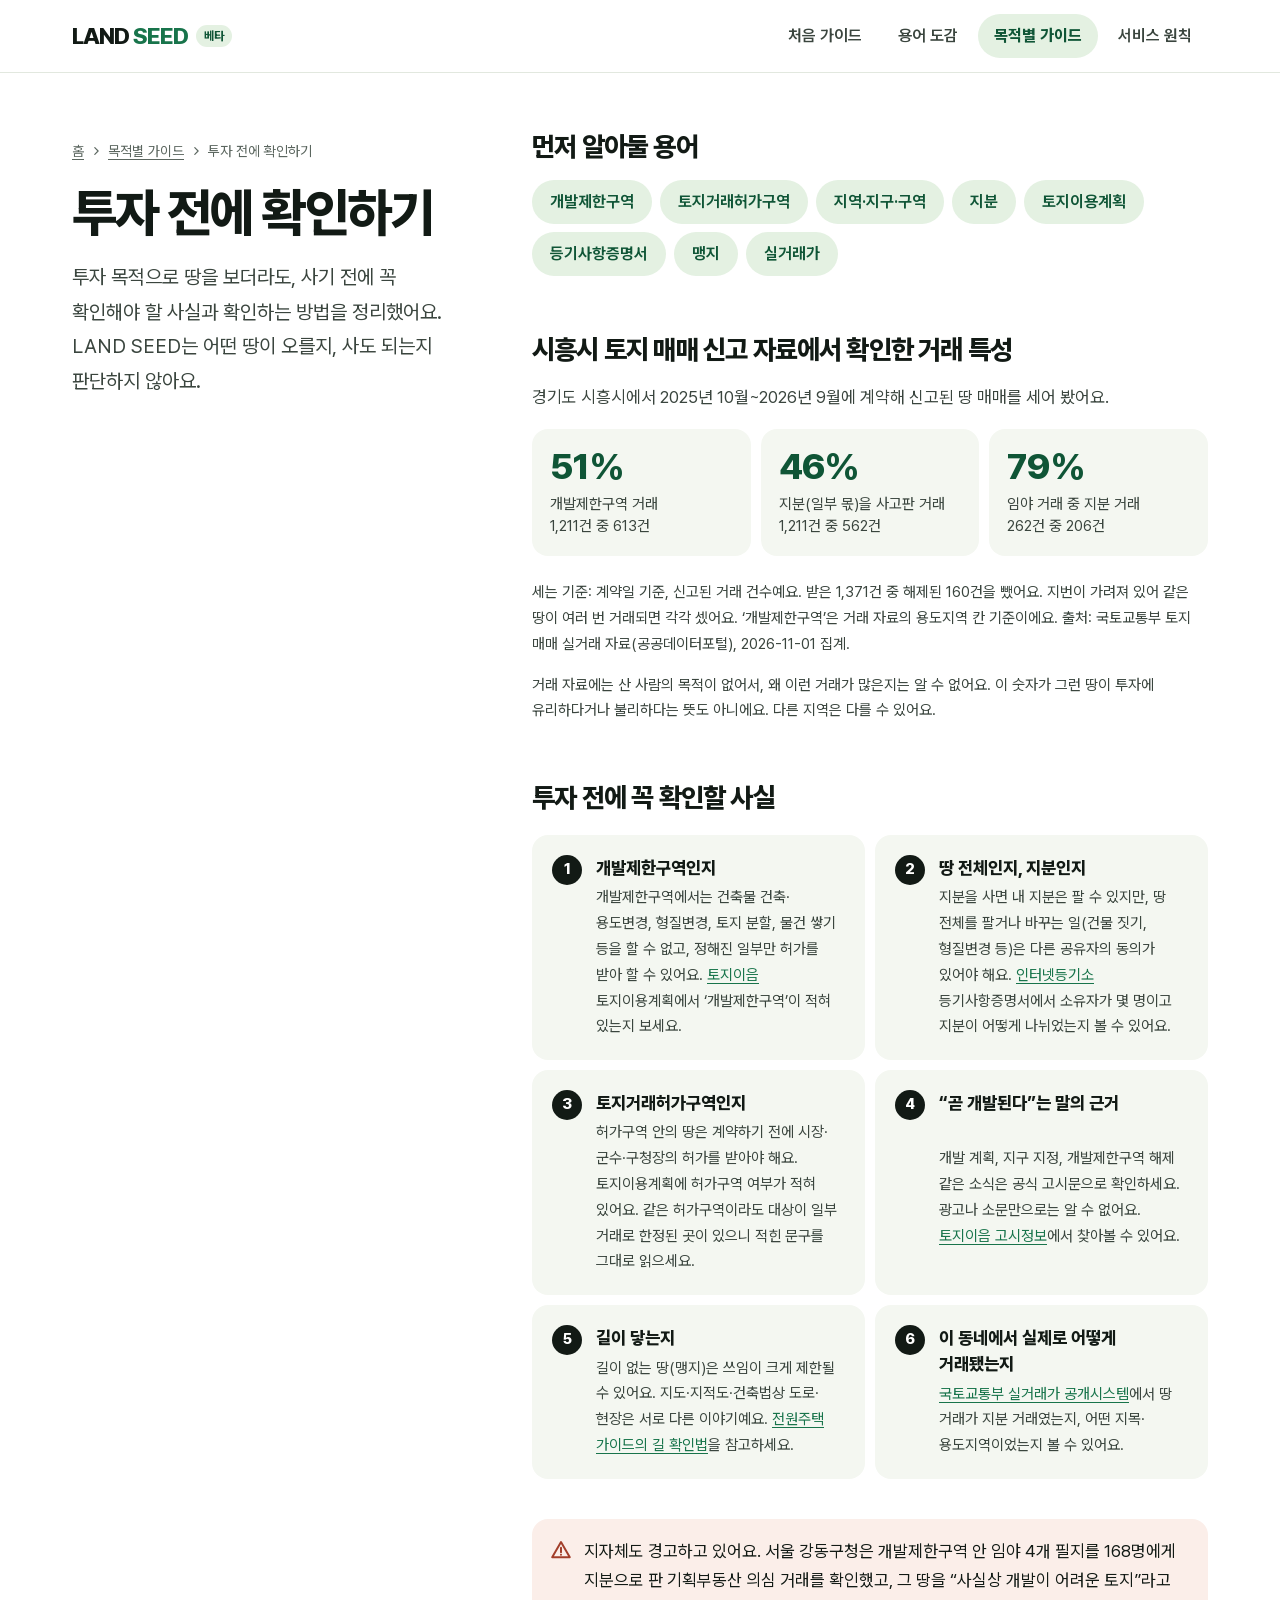
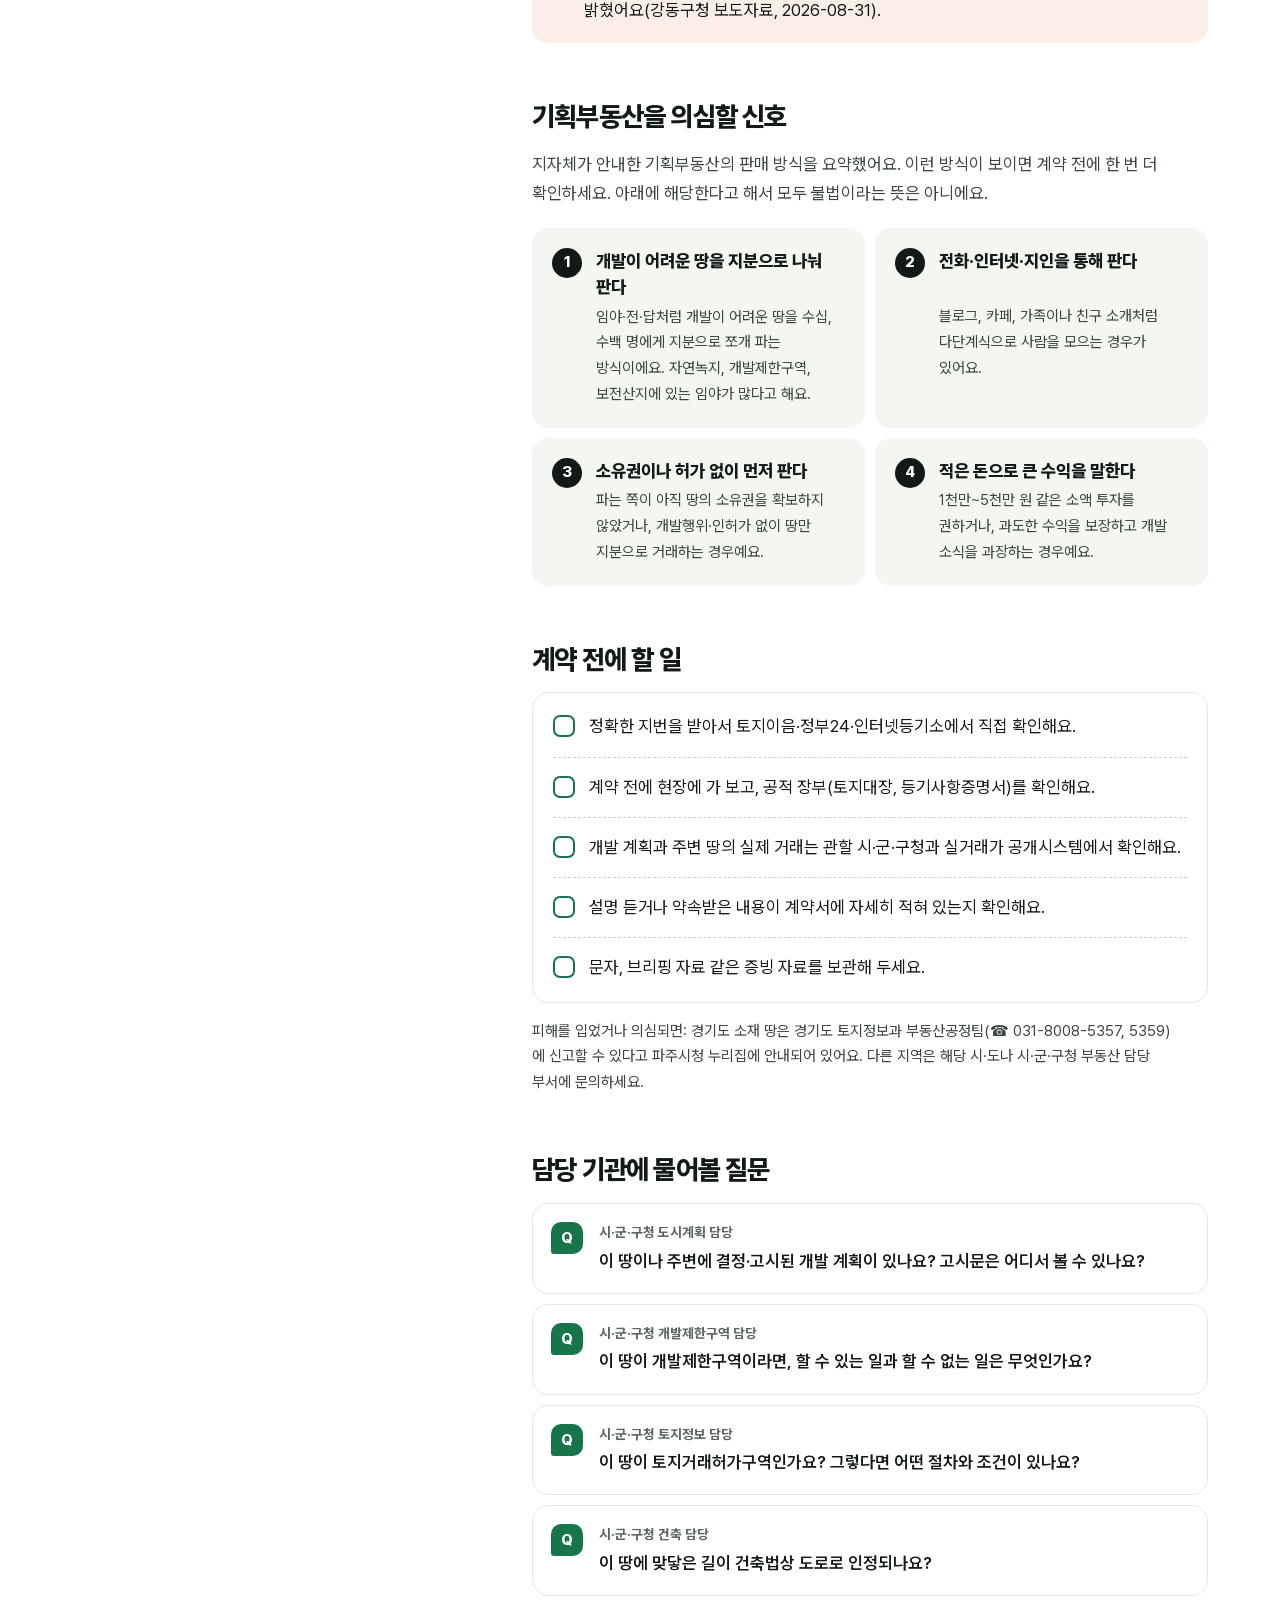
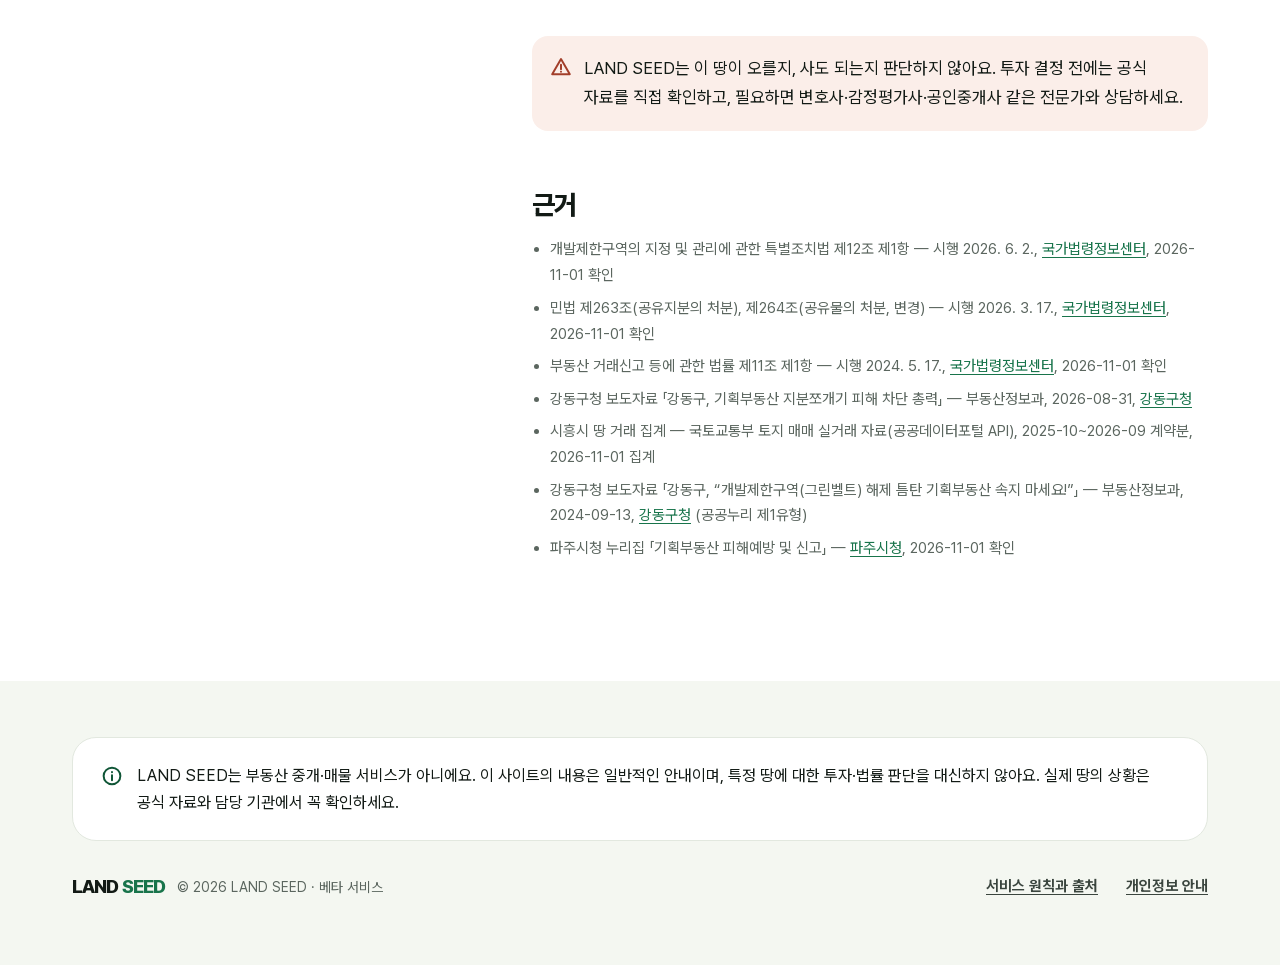
<file: invest.html>
<!doctype html>
<html lang="ko">
<head>
<meta charset="utf-8">
<meta name="viewport" content="width=device-width, initial-scale=1">
<link rel="icon" href="assets/img/icon-32.png" sizes="32x32" type="image/png">
<link rel="icon" href="assets/img/icon.svg" type="image/svg+xml">
<link rel="apple-touch-icon" href="assets/img/apple-touch-icon.png">
<title>투자 전에 확인하기 | LAND SEED</title>
<meta name="description" content="투자 전에 확인하기 — 땅을 사기 전에 꼭 확인할 사실: 개발제한구역, 지분 거래, 토지거래허가구역, 개발 소식 확인법, 담당 기관에 물어볼 질문.">
<meta name="robots" content="noindex, nofollow">
<meta name="theme-color" content="#ffffff">
<link rel="stylesheet" href="assets/css/site.css">
</head>
<body>
<a class="skip" href="#main">본문 바로가기</a>
<header class="site-header">
  <div class="wrap bar">
    <a class="logo" href="index.html"><span class="logo-word">LAND <b>SEED</b></span><span class="beta">베타</span></a>
    <button class="menu-btn" type="button" aria-expanded="false" aria-controls="nav"><span class="burger" aria-hidden="true"></span><span class="menu-label">메뉴</span></button>
    <nav id="nav" class="nav" aria-label="주 메뉴">
      <a href="start.html">처음 가이드</a>
      <a href="glossary.html">용어 도감</a>
      <a href="index.html#guides" aria-current="page">목적별 가이드</a>
      <a href="about.html">서비스 원칙</a>
    </nav>
  </div>
</header>

<main id="main">
  <div class="page">
    <div class="wrap page-grid">
      <header class="page-head">
        <nav class="crumb" aria-label="현재 위치"><a href="index.html">홈</a><span class="sep" aria-hidden="true"></span><a href="index.html#guides">목적별 가이드</a><span class="sep" aria-hidden="true"></span><span aria-current="page">투자 전에 확인하기</span></nav>
        <h1>투자 전에 확인하기</h1>
        <p>투자 목적으로 땅을 보더라도, 사기 전에 꼭 확인해야 할 사실과 확인하는 방법을 정리했어요. LAND SEED는 어떤 땅이 오를지, 사도 되는지 판단하지 않아요.</p>
      </header>
      <div class="prose">
      <h2>먼저 알아둘 용어</h2>
      <div class="chips">
        <a href="glossary.html#greenbelt">개발제한구역</a><a href="glossary.html#permit-zone">토지거래허가구역</a><a href="glossary.html#district">지역·지구·구역</a><a href="glossary.html#share">지분</a><a href="glossary.html#landuse-plan">토지이용계획</a><a href="glossary.html#registry">등기사항증명서</a><a href="glossary.html#maengji">맹지</a><a href="glossary.html#realprice">실거래가</a>
      </div>

      <h2>시흥시 토지 매매 신고 자료에서 확인한 거래 특성</h2>
      <p>경기도 시흥시에서 2025년 10월~2026년 9월에 계약해 신고된 땅 매매를 세어 봤어요.</p>
      <ul class="facts">
        <li><b>51%</b><span>개발제한구역 거래<br>1,211건 중 613건</span></li>
        <li><b>46%</b><span>지분(일부 몫)을 사고판 거래<br>1,211건 중 562건</span></li>
        <li><b>79%</b><span>임야 거래 중 지분 거래<br>262건 중 206건</span></li>
      </ul>
      <p class="meta">세는 기준: 계약일 기준, 신고된 거래 건수예요. 받은 1,371건 중 해제된 160건을 뺐어요. 지번이 가려져 있어 같은 땅이 여러 번 거래되면 각각 셌어요. ‘개발제한구역’은 거래 자료의 용도지역 칸 기준이에요. 출처: 국토교통부 토지 매매 실거래 자료(공공데이터포털), 2026-11-01 집계.</p>
      <p class="meta">거래 자료에는 산 사람의 목적이 없어서, 왜 이런 거래가 많은지는 알 수 없어요. 이 숫자가 그런 땅이 투자에 유리하다거나 불리하다는 뜻도 아니에요. 다른 지역은 다를 수 있어요.</p>

      <h2>투자 전에 꼭 확인할 사실</h2>
      <ol class="road">
        <li><b>개발제한구역인지</b><span>개발제한구역에서는 건축물 건축·용도변경, 형질변경, 토지 분할, 물건 쌓기 등을 할 수 없고, 정해진 일부만 허가를 받아 할 수 있어요. <a href="https://www.eum.go.kr/" rel="noopener">토지이음</a> 토지이용계획에서 ‘개발제한구역’이 적혀 있는지 보세요.</span></li>
        <li><b>땅 전체인지, 지분인지</b><span>지분을 사면 내 지분은 팔 수 있지만, 땅 전체를 팔거나 바꾸는 일(건물 짓기, 형질변경 등)은 다른 공유자의 동의가 있어야 해요. <a href="https://www.iros.go.kr/" rel="noopener">인터넷등기소</a> 등기사항증명서에서 소유자가 몇 명이고 지분이 어떻게 나뉘었는지 볼 수 있어요.</span></li>
        <li><b>토지거래허가구역인지</b><span>허가구역 안의 땅은 계약하기 전에 시장·군수·구청장의 허가를 받아야 해요. 토지이용계획에 허가구역 여부가 적혀 있어요. 같은 허가구역이라도 대상이 일부 거래로 한정된 곳이 있으니 적힌 문구를 그대로 읽으세요.</span></li>
        <li><b>“곧 개발된다”는 말의 근거</b><span>개발 계획, 지구 지정, 개발제한구역 해제 같은 소식은 공식 고시문으로 확인하세요. 광고나 소문만으로는 알 수 없어요. <a href="https://www.eum.go.kr/web/gs/gv/gvGosiList.jsp" rel="noopener">토지이음 고시정보</a>에서 찾아볼 수 있어요.</span></li>
        <li><b>길이 닿는지</b><span>길이 없는 땅(맹지)은 쓰임이 크게 제한될 수 있어요. 지도·지적도·건축법상 도로·현장은 서로 다른 이야기예요. <a href="guide-house.html">전원주택 가이드의 길 확인법</a>을 참고하세요.</span></li>
        <li><b>이 동네에서 실제로 어떻게 거래됐는지</b><span><a href="https://rt.molit.go.kr/" rel="noopener">국토교통부 실거래가 공개시스템</a>에서 땅 거래가 지분 거래였는지, 어떤 지목·용도지역이었는지 볼 수 있어요.</span></li>
      </ol>

      <div class="note warn"><p>지자체도 경고하고 있어요. 서울 강동구청은 개발제한구역 안 임야 4개 필지를 168명에게 지분으로 판 기획부동산 의심 거래를 확인했고, 그 땅을 “사실상 개발이 어려운 토지”라고 밝혔어요(강동구청 보도자료, 2026-08-31).</p></div>

      <h2>기획부동산을 의심할 신호</h2>
      <p>지자체가 안내한 기획부동산의 판매 방식을 요약했어요. 이런 방식이 보이면 계약 전에 한 번 더 확인하세요. 아래에 해당한다고 해서 모두 불법이라는 뜻은 아니에요.</p>
      <ol class="road">
        <li><b>개발이 어려운 땅을 지분으로 나눠 판다</b><span>임야·전·답처럼 개발이 어려운 땅을 수십, 수백 명에게 지분으로 쪼개 파는 방식이에요. 자연녹지, 개발제한구역, 보전산지에 있는 임야가 많다고 해요.</span></li>
        <li><b>전화·인터넷·지인을 통해 판다</b><span>블로그, 카페, 가족이나 친구 소개처럼 다단계식으로 사람을 모으는 경우가 있어요.</span></li>
        <li><b>소유권이나 허가 없이 먼저 판다</b><span>파는 쪽이 아직 땅의 소유권을 확보하지 않았거나, 개발행위·인허가 없이 땅만 지분으로 거래하는 경우예요.</span></li>
        <li><b>적은 돈으로 큰 수익을 말한다</b><span>1천만~5천만 원 같은 소액 투자를 권하거나, 과도한 수익을 보장하고 개발 소식을 과장하는 경우예요.</span></li>
      </ol>

      <h2>계약 전에 할 일</h2>
      <ul class="checklist">
        <li>정확한 지번을 받아서 토지이음·정부24·인터넷등기소에서 직접 확인해요.</li>
        <li>계약 전에 현장에 가 보고, 공적 장부(토지대장, 등기사항증명서)를 확인해요.</li>
        <li>개발 계획과 주변 땅의 실제 거래는 관할 시·군·구청과 실거래가 공개시스템에서 확인해요.</li>
        <li>설명 듣거나 약속받은 내용이 계약서에 자세히 적혀 있는지 확인해요.</li>
        <li>문자, 브리핑 자료 같은 증빙 자료를 보관해 두세요.</li>
      </ul>
      <p class="meta">피해를 입었거나 의심되면: 경기도 소재 땅은 경기도 토지정보과 부동산공정팀(☎ 031-8008-5357, 5359)에 신고할 수 있다고 파주시청 누리집에 안내되어 있어요. 다른 지역은 해당 시·도나 시·군·구청 부동산 담당 부서에 문의하세요.</p>

      <h2>담당 기관에 물어볼 질문</h2>
      <div class="asks">
        <div class="ask"><span class="who">시·군·구청 도시계획 담당</span>이 땅이나 주변에 결정·고시된 개발 계획이 있나요? 고시문은 어디서 볼 수 있나요?</div>
        <div class="ask"><span class="who">시·군·구청 개발제한구역 담당</span>이 땅이 개발제한구역이라면, 할 수 있는 일과 할 수 없는 일은 무엇인가요?</div>
        <div class="ask"><span class="who">시·군·구청 토지정보 담당</span>이 땅이 토지거래허가구역인가요? 그렇다면 어떤 절차와 조건이 있나요?</div>
        <div class="ask"><span class="who">시·군·구청 건축 담당</span>이 땅에 맞닿은 길이 건축법상 도로로 인정되나요?</div>
      </div>

      <div class="note warn"><p>LAND SEED는 이 땅이 오를지, 사도 되는지 판단하지 않아요. 투자 결정 전에는 공식 자료를 직접 확인하고, 필요하면 변호사·감정평가사·공인중개사 같은 전문가와 상담하세요.</p></div>

      <h2>근거</h2>
      <ul class="sources">
        <li>개발제한구역의 지정 및 관리에 관한 특별조치법 제12조 제1항 — 시행 2026. 6. 2., <a href="https://www.law.go.kr/법령/개발제한구역의지정및관리에관한특별조치법/제12조" rel="noopener">국가법령정보센터</a>, 2026-11-01 확인</li>
        <li>민법 제263조(공유지분의 처분), 제264조(공유물의 처분, 변경) — 시행 2026. 3. 17., <a href="https://www.law.go.kr/법령/민법/제264조" rel="noopener">국가법령정보센터</a>, 2026-11-01 확인</li>
        <li>부동산 거래신고 등에 관한 법률 제11조 제1항 — 시행 2024. 5. 17., <a href="https://www.law.go.kr/법령/부동산거래신고등에관한법률/제11조" rel="noopener">국가법령정보센터</a>, 2026-11-01 확인</li>
        <li>강동구청 보도자료 「강동구, 기획부동산 지분쪼개기 피해 차단 총력」 — 부동산정보과, 2026-08-31, <a href="https://gangdong.go.kr/web/newportal/press/15401" rel="noopener">강동구청</a></li>
        <li>시흥시 땅 거래 집계 — 국토교통부 토지 매매 실거래 자료(공공데이터포털 API), 2025-10~2026-09 계약분, 2026-11-01 집계</li>
        <li>강동구청 보도자료 「강동구, “개발제한구역(그린벨트) 해제 틈탄 기획부동산 속지 마세요!”」 — 부동산정보과, 2024-09-13, <a href="https://gangdong.go.kr/web/newportal/press/13792" rel="noopener">강동구청</a> (공공누리 제1유형)</li>
        <li>파주시청 누리집 「기획부동산 피해예방 및 신고」 — <a href="https://www.paju.go.kr/www/www_02/housing/housing_property/housing_property_09.jsp" rel="noopener">파주시청</a>, 2026-11-01 확인</li>
      </ul>
          </div>
    </div>
  </div>
</main>

<footer class="site-footer">
  <div class="wrap">
    <p class="notice"><span class="ico" aria-hidden="true"></span><span>LAND SEED는 부동산 중개·매물 서비스가 아니에요. 이 사이트의 내용은 일반적인 안내이며, 특정 땅에 대한 투자·법률 판단을 대신하지 않아요. 실제 땅의 상황은 공식 자료와 담당 기관에서 꼭 확인하세요.</span></p>
    <div class="foot-row">
      <div class="foot-brand"><span class="logo-word" aria-hidden="true">LAND <b>SEED</b></span><p class="foot-small">© 2026 LAND SEED · 베타 서비스</p></div>
      <nav class="foot-links" aria-label="사이트 정보"><a href="about.html">서비스 원칙과 출처</a><a href="privacy.html">개인정보 안내</a></nav>
    </div>
  </div>
</footer>
<script src="assets/js/site.js"></script>
</body>
</html>
</file>
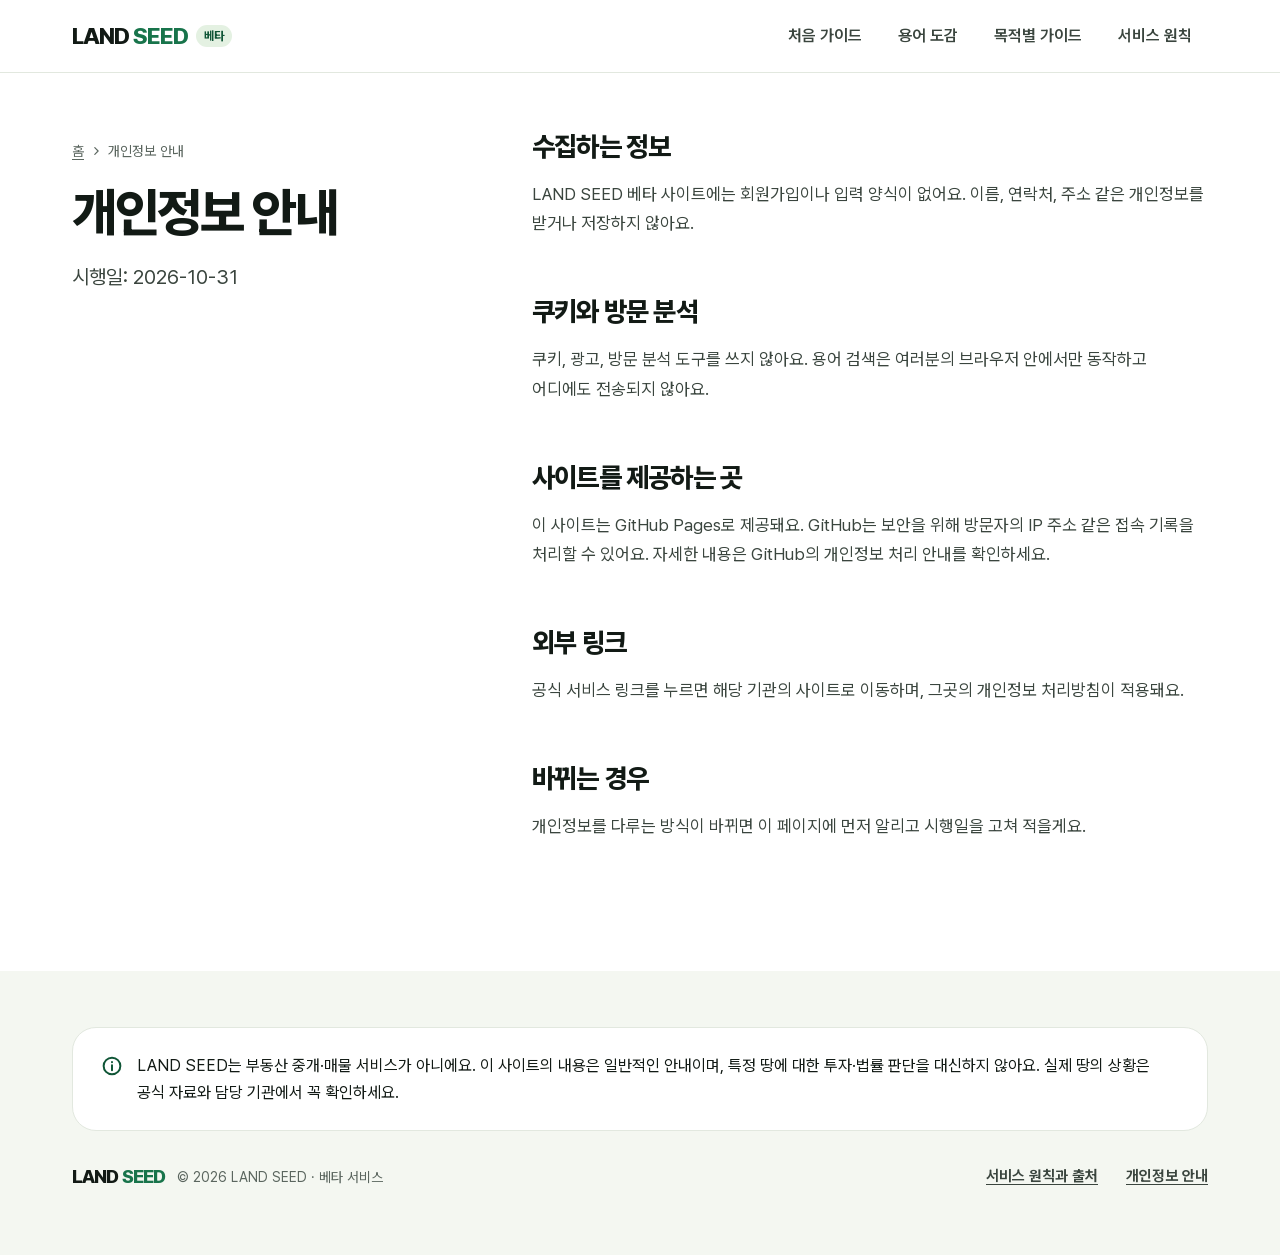
<file: privacy.html>
<!doctype html>
<html lang="ko">
<head>
<meta charset="utf-8">
<meta name="viewport" content="width=device-width, initial-scale=1">
<link rel="icon" href="assets/img/icon-32.png" sizes="32x32" type="image/png">
<link rel="icon" href="assets/img/icon.svg" type="image/svg+xml">
<link rel="apple-touch-icon" href="assets/img/apple-touch-icon.png">
<title>개인정보 안내 | LAND SEED</title>
<meta name="description" content="LAND SEED 베타 사이트는 개인정보를 수집하지 않아요.">
<meta name="robots" content="noindex, nofollow">
<meta name="theme-color" content="#ffffff">
<link rel="stylesheet" href="assets/css/site.css">
</head>
<body>
<a class="skip" href="#main">본문 바로가기</a>
<header class="site-header">
  <div class="wrap bar">
    <a class="logo" href="index.html"><span class="logo-word">LAND <b>SEED</b></span><span class="beta">베타</span></a>
    <button class="menu-btn" type="button" aria-expanded="false" aria-controls="nav"><span class="burger" aria-hidden="true"></span><span class="menu-label">메뉴</span></button>
    <nav id="nav" class="nav" aria-label="주 메뉴">
      <a href="start.html">처음 가이드</a>
      <a href="glossary.html">용어 도감</a>
      <a href="index.html#guides">목적별 가이드</a>
      <a href="about.html">서비스 원칙</a>
    </nav>
  </div>
</header>

<main id="main">
  <div class="page">
    <div class="wrap page-grid">
      <header class="page-head">
        <nav class="crumb" aria-label="현재 위치"><a href="index.html">홈</a><span class="sep" aria-hidden="true"></span><span aria-current="page">개인정보 안내</span></nav>
        <h1>개인정보 안내</h1>
        <p>시행일: 2026-10-31</p>
      </header>
      <div class="prose">
      <h2>수집하는 정보</h2>
      <p>LAND SEED 베타 사이트에는 회원가입이나 입력 양식이 없어요. 이름, 연락처, 주소 같은 개인정보를 받거나 저장하지 않아요.</p>

      <h2>쿠키와 방문 분석</h2>
      <p>쿠키, 광고, 방문 분석 도구를 쓰지 않아요. 용어 검색은 여러분의 브라우저 안에서만 동작하고 어디에도 전송되지 않아요.</p>

      <h2>사이트를 제공하는 곳</h2>
      <p>이 사이트는 GitHub Pages로 제공돼요. GitHub는 보안을 위해 방문자의 IP 주소 같은 접속 기록을 처리할 수 있어요. 자세한 내용은 GitHub의 개인정보 처리 안내를 확인하세요.</p>

      <h2>외부 링크</h2>
      <p>공식 서비스 링크를 누르면 해당 기관의 사이트로 이동하며, 그곳의 개인정보 처리방침이 적용돼요.</p>

      <h2>바뀌는 경우</h2>
      <p>개인정보를 다루는 방식이 바뀌면 이 페이지에 먼저 알리고 시행일을 고쳐 적을게요.</p>
          </div>
    </div>
  </div>
</main>

<footer class="site-footer">
  <div class="wrap">
    <p class="notice"><span class="ico" aria-hidden="true"></span><span>LAND SEED는 부동산 중개·매물 서비스가 아니에요. 이 사이트의 내용은 일반적인 안내이며, 특정 땅에 대한 투자·법률 판단을 대신하지 않아요. 실제 땅의 상황은 공식 자료와 담당 기관에서 꼭 확인하세요.</span></p>
    <div class="foot-row">
      <div class="foot-brand"><span class="logo-word" aria-hidden="true">LAND <b>SEED</b></span><p class="foot-small">© 2026 LAND SEED · 베타 서비스</p></div>
      <nav class="foot-links" aria-label="사이트 정보"><a href="about.html">서비스 원칙과 출처</a><a href="privacy.html">개인정보 안내</a></nav>
    </div>
  </div>
</footer>
<script src="assets/js/site.js"></script>
</body>
</html>
</file>
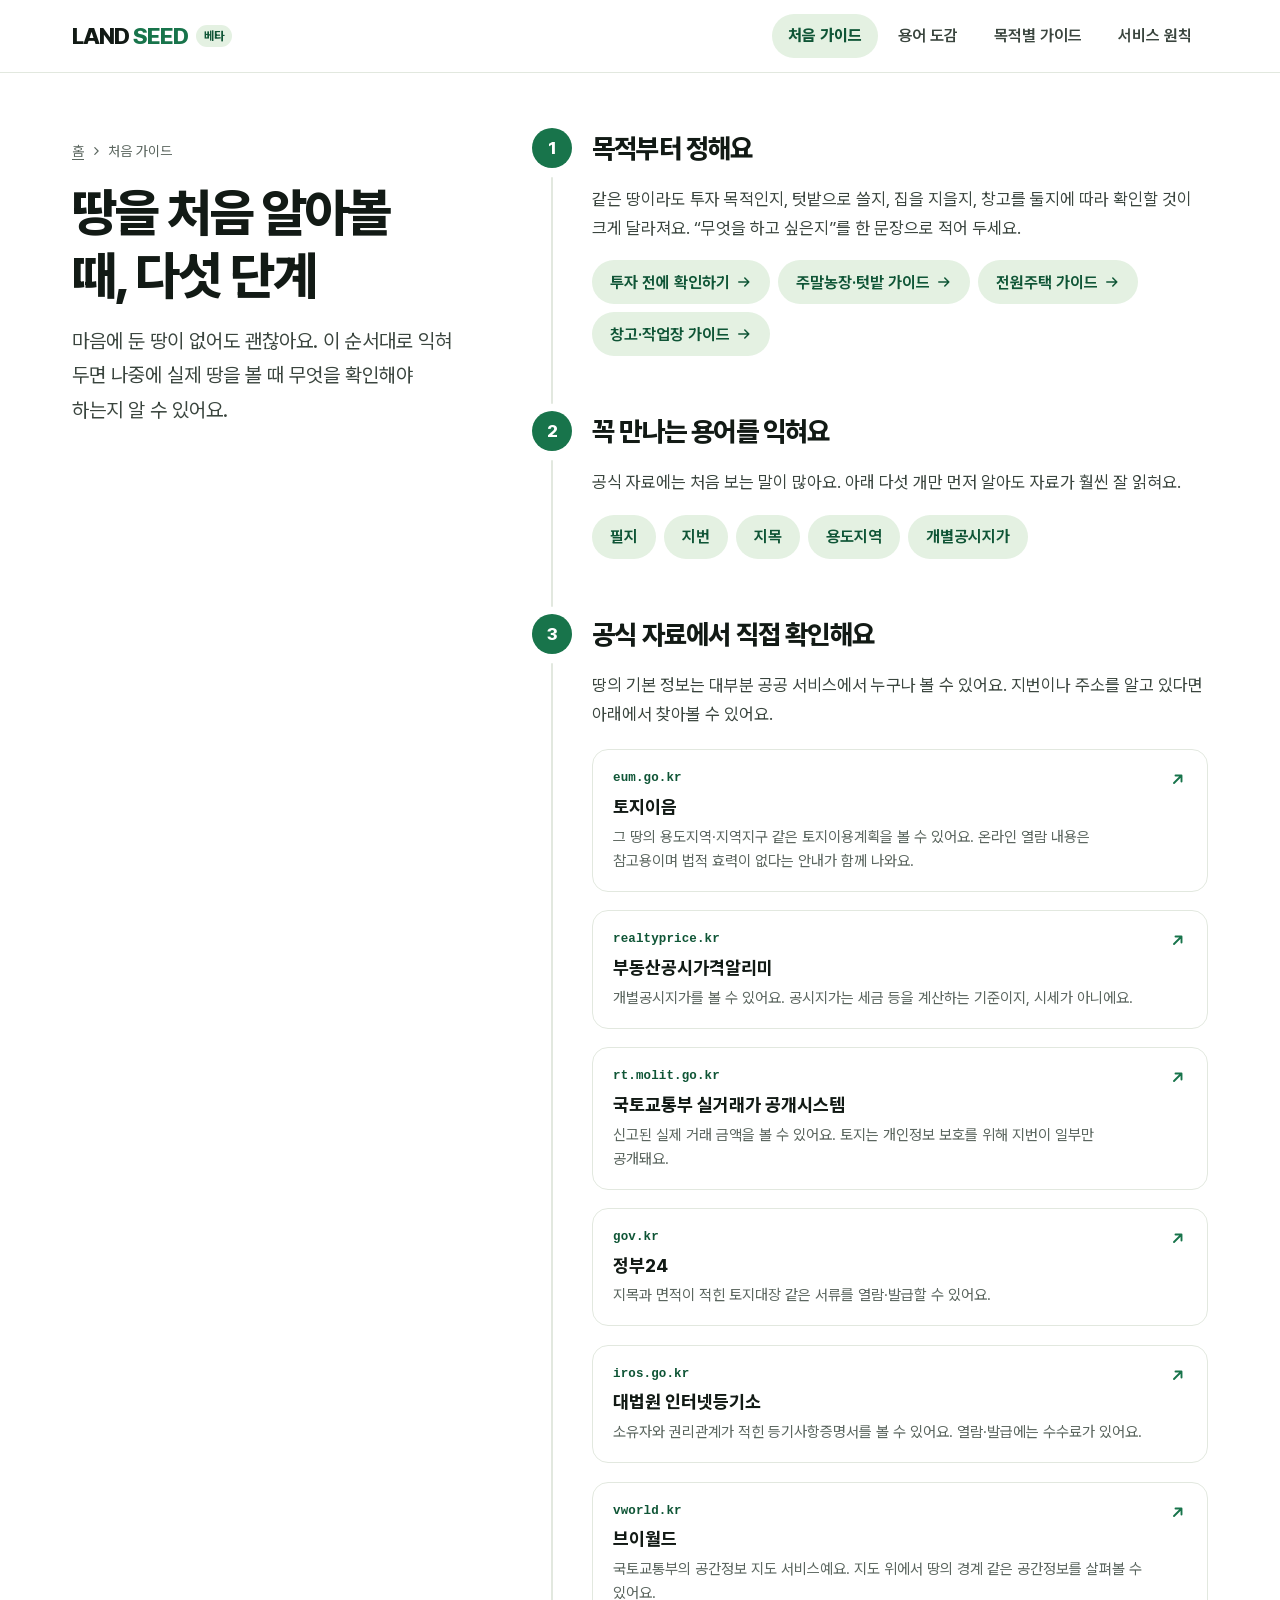
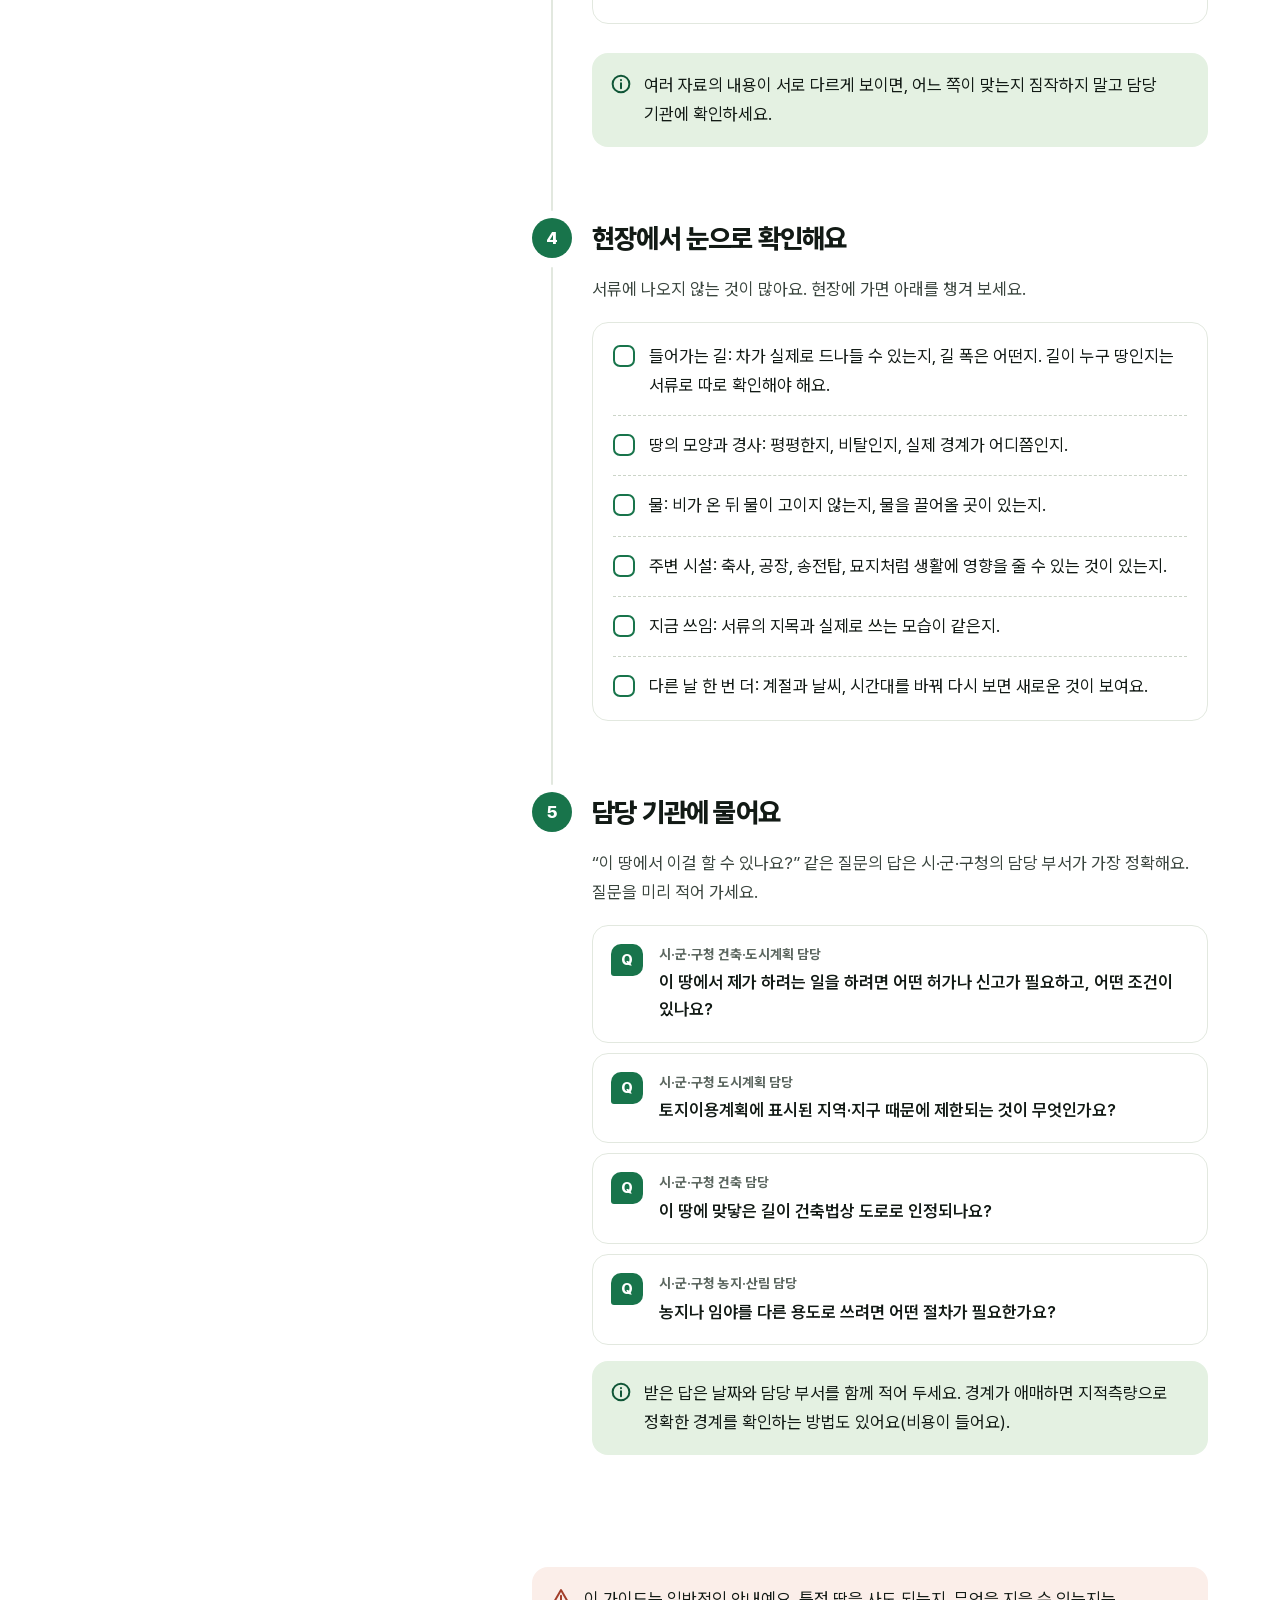
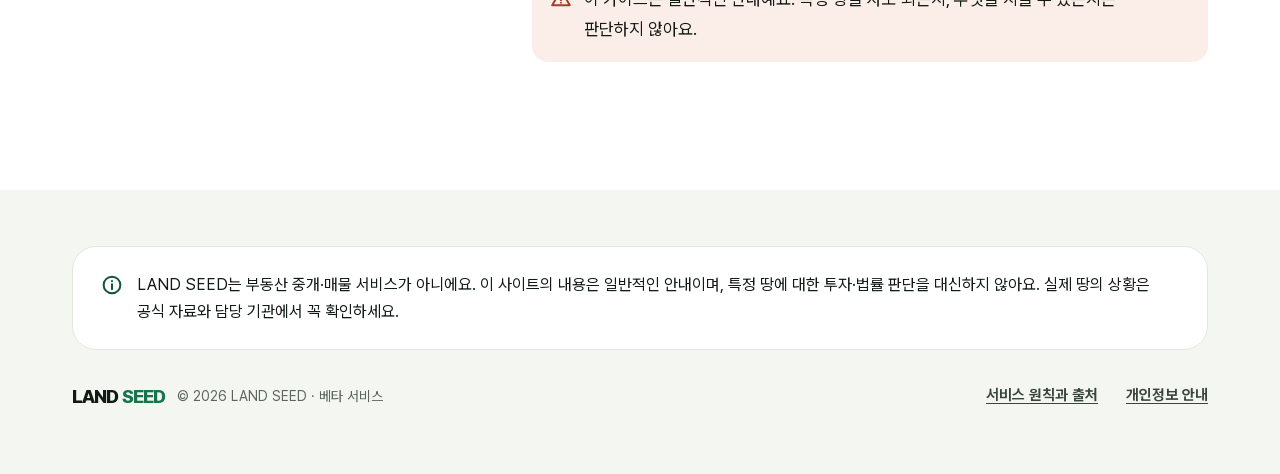
<file: start.html>
<!doctype html>
<html lang="ko">
<head>
<meta charset="utf-8">
<meta name="viewport" content="width=device-width, initial-scale=1">
<link rel="icon" href="assets/img/icon-32.png" sizes="32x32" type="image/png">
<link rel="icon" href="assets/img/icon.svg" type="image/svg+xml">
<link rel="apple-touch-icon" href="assets/img/apple-touch-icon.png">
<title>처음 가이드 — 땅을 처음 알아볼 때 다섯 단계 | LAND SEED</title>
<meta name="description" content="목적 정하기, 용어 익히기, 공식 자료 보기, 현장 확인, 담당 기관에 묻기. 땅을 처음 알아볼 때의 다섯 단계.">
<meta name="robots" content="noindex, nofollow">
<meta name="theme-color" content="#ffffff">
<link rel="stylesheet" href="assets/css/site.css">
</head>
<body>
<a class="skip" href="#main">본문 바로가기</a>
<header class="site-header">
  <div class="wrap bar">
    <a class="logo" href="index.html"><span class="logo-word">LAND <b>SEED</b></span><span class="beta">베타</span></a>
    <button class="menu-btn" type="button" aria-expanded="false" aria-controls="nav"><span class="burger" aria-hidden="true"></span><span class="menu-label">메뉴</span></button>
    <nav id="nav" class="nav" aria-label="주 메뉴">
      <a href="start.html" aria-current="page">처음 가이드</a>
      <a href="glossary.html">용어 도감</a>
      <a href="index.html#guides">목적별 가이드</a>
      <a href="about.html">서비스 원칙</a>
    </nav>
  </div>
</header>

<main id="main">
  <div class="page">
    <div class="wrap page-grid">
      <header class="page-head">
        <nav class="crumb" aria-label="현재 위치"><a href="index.html">홈</a><span class="sep" aria-hidden="true"></span><span aria-current="page">처음 가이드</span></nav>
        <h1>땅을 처음 알아볼 때, 다섯 단계</h1>
        <p>마음에 둔 땅이 없어도 괜찮아요. 이 순서대로 익혀 두면 나중에 실제 땅을 볼 때 무엇을 확인해야 하는지 알 수 있어요.</p>
      </header>
      <div class="prose">
      <div class="steps">
      <section class="step" id="step-1">
        <h2><span class="num">1</span>목적부터 정해요</h2>
      <p>같은 땅이라도 투자 목적인지, 텃밭으로 쓸지, 집을 지을지, 창고를 둘지에 따라 확인할 것이 크게 달라져요. “무엇을 하고 싶은지”를 한 문장으로 적어 두세요.</p>
      <div class="chips go"><a href="invest.html">투자 전에 확인하기</a><a href="guide-farm.html">주말농장·텃밭 가이드</a><a href="guide-house.html">전원주택 가이드</a><a href="guide-work.html">창고·작업장 가이드</a></div>
      </section>
      <section class="step" id="step-2">
        <h2><span class="num">2</span>꼭 만나는 용어를 익혀요</h2>
      <p>공식 자료에는 처음 보는 말이 많아요. 아래 다섯 개만 먼저 알아도 자료가 훨씬 잘 읽혀요.</p>
      <div class="chips">
        <a href="glossary.html#parcel">필지</a><a href="glossary.html#jibun">지번</a><a href="glossary.html#jimok">지목</a><a href="glossary.html#zoning">용도지역</a><a href="glossary.html#gongsi">개별공시지가</a>
      </div>
      </section>
      <section class="step" id="step-3">
        <h2><span class="num">3</span>공식 자료에서 직접 확인해요</h2>
      <p>땅의 기본 정보는 대부분 공공 서비스에서 누구나 볼 수 있어요. 지번이나 주소를 알고 있다면 아래에서 찾아볼 수 있어요.</p>
      <ul class="links">
        <li><a href="https://www.eum.go.kr/" rel="noopener">토지이음</a><span class="domain">eum.go.kr</span><span class="desc">그 땅의 용도지역·지역지구 같은 토지이용계획을 볼 수 있어요. 온라인 열람 내용은 참고용이며 법적 효력이 없다는 안내가 함께 나와요.</span></li>
        <li><a href="https://www.realtyprice.kr/" rel="noopener">부동산공시가격알리미</a><span class="domain">realtyprice.kr</span><span class="desc">개별공시지가를 볼 수 있어요. 공시지가는 세금 등을 계산하는 기준이지, 시세가 아니에요.</span></li>
        <li><a href="https://rt.molit.go.kr/" rel="noopener">국토교통부 실거래가 공개시스템</a><span class="domain">rt.molit.go.kr</span><span class="desc">신고된 실제 거래 금액을 볼 수 있어요. 토지는 개인정보 보호를 위해 지번이 일부만 공개돼요.</span></li>
        <li><a href="https://www.gov.kr/" rel="noopener">정부24</a><span class="domain">gov.kr</span><span class="desc">지목과 면적이 적힌 토지대장 같은 서류를 열람·발급할 수 있어요.</span></li>
        <li><a href="https://www.iros.go.kr/" rel="noopener">대법원 인터넷등기소</a><span class="domain">iros.go.kr</span><span class="desc">소유자와 권리관계가 적힌 등기사항증명서를 볼 수 있어요. 열람·발급에는 수수료가 있어요.</span></li>
        <li><a href="https://www.vworld.kr/" rel="noopener">브이월드</a><span class="domain">vworld.kr</span><span class="desc">국토교통부의 공간정보 지도 서비스예요. 지도 위에서 땅의 경계 같은 공간정보를 살펴볼 수 있어요.</span></li>
      </ul>
      <div class="note"><p>여러 자료의 내용이 서로 다르게 보이면, 어느 쪽이 맞는지 짐작하지 말고 담당 기관에 확인하세요.</p></div>
      </section>
      <section class="step" id="step-4">
        <h2><span class="num">4</span>현장에서 눈으로 확인해요</h2>
      <p>서류에 나오지 않는 것이 많아요. 현장에 가면 아래를 챙겨 보세요.</p>
      <ul class="checklist">
        <li>들어가는 길: 차가 실제로 드나들 수 있는지, 길 폭은 어떤지. 길이 누구 땅인지는 서류로 따로 확인해야 해요.</li>
        <li>땅의 모양과 경사: 평평한지, 비탈인지, 실제 경계가 어디쯤인지.</li>
        <li>물: 비가 온 뒤 물이 고이지 않는지, 물을 끌어올 곳이 있는지.</li>
        <li>주변 시설: 축사, 공장, 송전탑, 묘지처럼 생활에 영향을 줄 수 있는 것이 있는지.</li>
        <li>지금 쓰임: 서류의 지목과 실제로 쓰는 모습이 같은지.</li>
        <li>다른 날 한 번 더: 계절과 날씨, 시간대를 바꿔 다시 보면 새로운 것이 보여요.</li>
      </ul>
      </section>
      <section class="step" id="step-5">
        <h2><span class="num">5</span>담당 기관에 물어요</h2>
      <p>“이 땅에서 이걸 할 수 있나요?” 같은 질문의 답은 시·군·구청의 담당 부서가 가장 정확해요. 질문을 미리 적어 가세요.</p>
      <div class="asks">
        <div class="ask"><span class="who">시·군·구청 건축·도시계획 담당</span>이 땅에서 제가 하려는 일을 하려면 어떤 허가나 신고가 필요하고, 어떤 조건이 있나요?</div>
        <div class="ask"><span class="who">시·군·구청 도시계획 담당</span>토지이용계획에 표시된 지역·지구 때문에 제한되는 것이 무엇인가요?</div>
        <div class="ask"><span class="who">시·군·구청 건축 담당</span>이 땅에 맞닿은 길이 건축법상 도로로 인정되나요?</div>
        <div class="ask"><span class="who">시·군·구청 농지·산림 담당</span>농지나 임야를 다른 용도로 쓰려면 어떤 절차가 필요한가요?</div>
              </div>
      <div class="note"><p>받은 답은 날짜와 담당 부서를 함께 적어 두세요. 경계가 애매하면 지적측량으로 정확한 경계를 확인하는 방법도 있어요(비용이 들어요).</p></div>
      </section>
      </div>
      <div class="note warn"><p>이 가이드는 일반적인 안내예요. 특정 땅을 사도 되는지, 무엇을 지을 수 있는지는 판단하지 않아요.</p></div>
      </div>
    </div>
  </div>
</main>

<footer class="site-footer">
  <div class="wrap">
    <p class="notice"><span class="ico" aria-hidden="true"></span><span>LAND SEED는 부동산 중개·매물 서비스가 아니에요. 이 사이트의 내용은 일반적인 안내이며, 특정 땅에 대한 투자·법률 판단을 대신하지 않아요. 실제 땅의 상황은 공식 자료와 담당 기관에서 꼭 확인하세요.</span></p>
    <div class="foot-row">
      <div class="foot-brand"><span class="logo-word" aria-hidden="true">LAND <b>SEED</b></span><p class="foot-small">© 2026 LAND SEED · 베타 서비스</p></div>
      <nav class="foot-links" aria-label="사이트 정보"><a href="about.html">서비스 원칙과 출처</a><a href="privacy.html">개인정보 안내</a></nav>
    </div>
  </div>
</footer>
<script src="assets/js/site.js"></script>
</body>
</html>
</file>
<file: assets/css/site.css>
/* LAND SEED 공개 사이트 v0.2 — 디자인 방향 "새싹 노트"
   외부 요청 없음. Pretendard는 assets/fonts/에 직접 넣어 쓰고, 없으면 시스템 글꼴로 보인다. */

@font-face {
  font-family: "Pretendard";
  font-style: normal;
  font-weight: 45 920;
  font-display: swap;
  src: local("Pretendard Variable"), url("../fonts/PretendardVariable.woff2") format("woff2");
}

:root {
  /* 색 */
  --c-bg: #ffffff;
  --c-surface: #f4f7f1;        /* 풀빛 바탕 */
  --c-surface-warm: #f7f2e9;   /* 흙빛 바탕 */
  --c-surface-sprout: #eaf3d9; /* 새싹빛 바탕 */
  --c-ink: #121a15;            /* 본문 17.7:1 */
  --c-ink-2: #3a453e;          /* 보조 글 */
  --c-ink-3: #5b665f;          /* 설명·캡션 5.5:1 이상 */
  --c-line: #e2e8df;
  --c-line-2: #cbd4c8;
  --c-field: #7a867d;          /* 입력창 테두리 3.8:1 */
  --c-green: #18744b;          /* 브랜드·버튼·링크 5.8:1 */
  --c-green-deep: #0f5536;     /* 강조 글·눌림 */
  --c-green-night: #0d3a26;    /* 어두운 띠 */
  --c-green-tint: #e4f1e2;
  --c-green-tint-2: #d3e8cf;
  --c-sprout: #dcef6b;         /* 형광펜 */
  --c-sprout-2: #cfe655;
  --c-soil: #7a4a22;           /* '오해' 이름표 */
  --c-warn: #a23e2a;
  --c-warn-tint: #fbeee9;
  --c-focus: #121a15;

  /* 글자 */
  --font: "Pretendard", -apple-system, BlinkMacSystemFont, "Apple SD Gothic Neo", "Malgun Gothic", "Noto Sans KR", system-ui, sans-serif;
  --fs-display: clamp(2rem, 10vw - 4px, 3.75rem);
  --fs-h1: clamp(2rem, 1.5rem + 2.2vw, 3.25rem);
  --fs-h2: clamp(1.5rem, 1.2rem + 1.3vw, 2.25rem);
  --fs-h2s: clamp(1.375rem, 1.2rem + .6vw, 1.75rem);
  --fs-h3: clamp(1.1875rem, 1.1rem + .3vw, 1.375rem);
  --fs-lead: clamp(1.0625rem, 1rem + .35vw, 1.25rem);
  --fs-body: 1.0625rem;
  --fs-sm: .9375rem;
  --fs-xs: .8125rem;

  /* 간격 */
  --sp-1: 4px; --sp-2: 8px; --sp-3: 12px; --sp-4: 16px; --sp-5: 20px; --sp-6: 24px;
  --sp-7: 32px; --sp-8: 40px; --sp-9: 56px; --sp-10: 80px; --sp-11: 112px;

  /* 모서리·그림자 */
  --r-sm: 10px; --r-md: 16px; --r-lg: 24px; --r-xl: 32px; --r-pill: 999px;
  --sh-1: 0 1px 2px rgb(18 26 21 / .05), 0 2px 10px rgb(18 26 21 / .04);
  --sh-2: 0 2px 4px rgb(18 26 21 / .04), 0 14px 36px rgb(18 26 21 / .09);

  --wrap: 1200px;
  --gutter: 20px;
  --header-h: 60px;

  /* 아이콘 (데이터 URI — 외부 요청 아님) */
  --ic-arrow: url("data:image/svg+xml,%3Csvg xmlns='http://www.w3.org/2000/svg' viewBox='0 0 20 20' fill='none' stroke='black' stroke-width='1.9' stroke-linecap='round' stroke-linejoin='round'%3E%3Cpath d='M3.5 10h12.5M11 5l5 5-5 5'/%3E%3C/svg%3E");
  --ic-ext: url("data:image/svg+xml,%3Csvg xmlns='http://www.w3.org/2000/svg' viewBox='0 0 20 20' fill='none' stroke='black' stroke-width='1.9' stroke-linecap='round' stroke-linejoin='round'%3E%3Cpath d='M7 13 14.5 5.5M8.5 5.5h6v6'/%3E%3C/svg%3E");
  --ic-search: url("data:image/svg+xml,%3Csvg xmlns='http://www.w3.org/2000/svg' viewBox='0 0 20 20' fill='none' stroke='black' stroke-width='1.9' stroke-linecap='round'%3E%3Ccircle cx='8.75' cy='8.75' r='5.75'/%3E%3Cpath d='m13 13 4 4'/%3E%3C/svg%3E");
  --ic-info: url("data:image/svg+xml,%3Csvg xmlns='http://www.w3.org/2000/svg' viewBox='0 0 20 20' fill='none' stroke='black' stroke-width='1.8' stroke-linecap='round'%3E%3Ccircle cx='10' cy='10' r='7.6'/%3E%3Cpath d='M10 9.2v4.6M10 6.4v.2'/%3E%3C/svg%3E");
  --ic-alert: url("data:image/svg+xml,%3Csvg xmlns='http://www.w3.org/2000/svg' viewBox='0 0 20 20' fill='none' stroke='black' stroke-width='1.8' stroke-linecap='round' stroke-linejoin='round'%3E%3Cpath d='M10 2.8 18 16.6H2Z'/%3E%3Cpath d='M10 8v4M10 14.2v.2'/%3E%3C/svg%3E");
  --ic-x: url("data:image/svg+xml,%3Csvg xmlns='http://www.w3.org/2000/svg' viewBox='0 0 20 20' fill='none' stroke='black' stroke-width='2.2' stroke-linecap='round'%3E%3Cpath d='m6 6 8 8M14 6l-8 8'/%3E%3C/svg%3E");
  --ic-check: url("data:image/svg+xml,%3Csvg xmlns='http://www.w3.org/2000/svg' viewBox='0 0 20 20' fill='none' stroke='black' stroke-width='2.2' stroke-linecap='round' stroke-linejoin='round'%3E%3Cpath d='m4.5 10.5 3.5 3.5 7.5-8'/%3E%3C/svg%3E");
  --ic-chev: url("data:image/svg+xml,%3Csvg xmlns='http://www.w3.org/2000/svg' viewBox='0 0 20 20' fill='none' stroke='black' stroke-width='2' stroke-linecap='round' stroke-linejoin='round'%3E%3Cpath d='m8 4.5 5.5 5.5L8 15.5'/%3E%3C/svg%3E");
}
@media (min-width: 860px) { :root { --gutter: 32px; --header-h: 72px; } }

/* 기본 */
*, *::before, *::after { box-sizing: border-box; }
html { -webkit-text-size-adjust: 100%; scroll-behavior: smooth; scroll-padding-top: calc(var(--header-h) + 16px); }
@media (prefers-reduced-motion: reduce) { html { scroll-behavior: auto; } *, *::before, *::after { transition: none !important; } }
body { margin: 0; background: var(--c-bg); color: var(--c-ink); font-family: var(--font); font-size: var(--fs-body); line-height: 1.72; word-break: keep-all; overflow-wrap: break-word; -webkit-font-smoothing: antialiased; }
img { max-width: 100%; display: block; }
a { color: var(--c-green); text-underline-offset: .22em; text-decoration-thickness: 1px; }
a:hover { color: var(--c-green-deep); text-decoration-thickness: 2px; }
:focus-visible { outline: 3px solid var(--c-focus); outline-offset: 3px; border-radius: 6px; }
h1, h2, h3 { margin: 0; line-height: 1.3; letter-spacing: -.03em; text-wrap: balance; }
p { margin: 0 0 1em; text-wrap: pretty; }
.wrap { max-width: var(--wrap); margin: 0 auto; padding: 0 var(--gutter); }
.skip { position: absolute; left: -999px; top: 8px; z-index: 100; background: var(--c-ink); color: #fff; padding: 12px 16px; border-radius: var(--r-sm); font-weight: 700; }
.skip:focus { left: 8px; color: #fff; }
.sr-only { position: absolute; width: 1px; height: 1px; padding: 0; margin: -1px; overflow: hidden; clip: rect(0 0 0 0); white-space: nowrap; border: 0; }
.ico { display: inline-block; flex: none; width: 1.15em; height: 1.15em; background: currentColor; -webkit-mask: var(--ic) center / contain no-repeat; mask: var(--ic) center / contain no-repeat; }

/* 머리글 */
.site-header { position: sticky; top: 0; z-index: 50; background: rgb(255 255 255 / .92); -webkit-backdrop-filter: saturate(1.6) blur(14px); backdrop-filter: saturate(1.6) blur(14px); border-bottom: 1px solid var(--c-line); }
.bar { position: relative; display: flex; align-items: center; justify-content: space-between; gap: 16px; height: var(--header-h); }
.logo { display: inline-flex; align-items: center; gap: 8px; min-height: 44px; color: var(--c-ink); text-decoration: none; }
.logo:hover { color: var(--c-ink); }
.logo-word { font-size: 23px; font-weight: 800; letter-spacing: -.045em; line-height: 1; }
.logo-word b { color: var(--c-green); font-weight: inherit; }
.beta { white-space: nowrap; font-size: 12px; font-weight: 700; line-height: 1; color: var(--c-green-deep); background: var(--c-green-tint); border-radius: var(--r-pill); padding: 5px 8px; }
.nav { display: flex; gap: 4px; }
.nav a { display: inline-flex; align-items: center; min-height: 44px; white-space: nowrap; padding: 0 16px; border-radius: var(--r-pill); color: var(--c-ink-2); font-size: 16px; font-weight: 600; text-decoration: none; transition: background-color .15s; }
.nav a:hover { background: var(--c-surface); color: var(--c-ink); }
.nav a[aria-current="page"] { background: var(--c-green-tint); color: var(--c-green-deep); font-weight: 750; }
.menu-btn { display: none; align-items: center; gap: 8px; white-space: nowrap; min-height: 44px; min-width: 44px; padding: 0 16px 0 14px; border: 1px solid var(--c-line-2); border-radius: var(--r-pill); background: #fff; color: var(--c-ink); font: inherit; font-size: 15px; font-weight: 700; cursor: pointer; }
.burger { position: relative; width: 16px; height: 12px; }
.burger::before, .burger::after { content: ""; position: absolute; left: 0; right: 0; height: 2px; border-radius: 2px; background: currentColor; transition: transform .2s, top .2s; }
.burger::before { top: 1px; }
.burger::after { top: 9px; }
.menu-btn[aria-expanded="true"] .burger::before { top: 5px; transform: rotate(45deg); }
.menu-btn[aria-expanded="true"] .burger::after { top: 5px; transform: rotate(-45deg); }
@media (max-width: 859px) {
  .menu-btn { display: inline-flex; }
  .nav { display: none; position: absolute; top: 100%; left: calc(var(--gutter) * -1); right: calc(var(--gutter) * -1); flex-direction: column; gap: 2px; padding: 8px 12px 20px; background: #fff; border-bottom: 1px solid var(--c-line); box-shadow: 0 18px 30px rgb(18 26 21 / .08); }
  .nav.open { display: flex; }
  .nav a { justify-content: space-between; min-height: 56px; padding: 0 16px; border-radius: var(--r-md); font-size: 18px; font-weight: 700; color: var(--c-ink); }
  .nav a::after { content: ""; width: 18px; height: 18px; background: var(--c-ink-3); -webkit-mask: var(--ic-chev) center / contain no-repeat; mask: var(--ic-chev) center / contain no-repeat; }
  .nav a[aria-current="page"]::after { background: var(--c-green-deep); }
}

/* 버튼 */
.btns { display: grid; gap: 10px; margin-top: var(--sp-7); }
@media (min-width: 560px) { .btns { display: flex; flex-wrap: wrap; } }
.btn { display: inline-flex; align-items: center; justify-content: center; gap: 8px; white-space: nowrap; min-height: 54px; padding: 0 26px; border: 0; border-radius: var(--r-pill); font: inherit; font-size: 17px; font-weight: 750; line-height: 1.2; text-decoration: none; cursor: pointer; transition: background-color .15s, transform .15s; }
.btn:hover { text-decoration: none; }
.btn:active { transform: scale(.98); }
.btn-primary { background: var(--c-green); color: #fff; }
.btn-primary:hover { background: var(--c-green-deep); color: #fff; }
.btn-secondary { background: var(--c-green-tint); color: var(--c-green-deep); }
.btn-secondary:hover { background: var(--c-green-tint-2); color: var(--c-green-deep); }
.btn-sprout { background: var(--c-sprout); color: var(--c-ink); }
.btn-sprout:hover { background: var(--c-sprout-2); color: var(--c-ink); }
.btn .ico { --ic: var(--ic-arrow); }

/* 첫 화면 */
.hero { padding: var(--sp-7) 0 var(--sp-9); }
.hero-grid { display: grid; gap: var(--sp-8); }
.eyebrow { display: inline-flex; align-items: center; gap: 8px; margin: 0 0 var(--sp-5); padding: 6px 14px 6px 12px; border-radius: var(--r-pill); background: var(--c-green-tint); color: var(--c-green-deep); font-size: 15px; font-weight: 700; line-height: 1.4; }
.eyebrow::before { content: ""; width: 8px; height: 8px; border-radius: 50%; background: var(--c-green); }
.hero h1 { font-size: var(--fs-display); font-weight: 800; line-height: 1.17; letter-spacing: -.045em; }
.hl { padding: 0 .06em; margin: 0 -.06em; background: linear-gradient(transparent 60%, var(--c-sprout) 60%, var(--c-sprout) 94%, transparent 94%); -webkit-box-decoration-break: clone; box-decoration-break: clone; }
.hero .lead { margin: var(--sp-6) 0 0; max-width: 31em; color: var(--c-ink-2); font-size: var(--fs-lead); line-height: 1.7; }
.hero-visual { position: relative; }
.hero-photo { position: relative; margin: 0; aspect-ratio: 1 / 1.08; overflow: hidden; border-radius: var(--r-xl); background: var(--c-surface-sprout); }
.hero-photo img { width: 100%; height: 100%; object-fit: cover; object-position: 50% 62%; }
@media (min-width: 960px) {
  .hero { padding: var(--sp-10) 0 var(--sp-11); }
  .hero-grid { grid-template-columns: minmax(0, 1.25fr) minmax(0, 1fr); gap: 64px; align-items: center; }
  .hero h1 { font-size: min(3.75rem, 5vw); }
  .hero-photo { aspect-ratio: 4 / 4.6; }
}

/* 섹션 */
.section { padding: var(--sp-10) 0; }
.section.tint { background: var(--c-surface); }
.section.pt0 { padding-top: 0; }
.section-head { margin-bottom: var(--sp-8); }
.section-head h2 { font-size: var(--fs-h2); font-weight: 800; letter-spacing: -.04em; }
.section-head p { margin: var(--sp-3) 0 0; max-width: 36em; color: var(--c-ink-3); font-size: var(--fs-lead); }
@media (min-width: 960px) { .section { padding: var(--sp-11) 0; } .section-head { margin-bottom: var(--sp-9); } }
#guides { scroll-margin-top: var(--header-h); }

/* 이런 분께 — 말풍선 */
.voices { display: grid; gap: 14px; margin: 0; padding: 0; list-style: none; }
.voice { max-width: 88%; padding: 22px 24px; border-radius: var(--r-lg) var(--r-lg) var(--r-lg) 6px; background: #fff; box-shadow: var(--sh-1); font-size: 18px; font-weight: 650; line-height: 1.6; letter-spacing: -.01em; }
.voice:nth-child(2) { justify-self: end; border-radius: var(--r-lg) var(--r-lg) 6px var(--r-lg); }
.voice p { margin: 0; }
@media (min-width: 900px) {
  .voices { grid-template-columns: repeat(3, minmax(0, 1fr)); gap: 20px; align-items: start; }
  .voice { max-width: none; padding: 28px; font-size: 19px; }
  .voice:nth-child(2) { justify-self: stretch; margin-top: 40px; }
  .voice:nth-child(3) { margin-top: 12px; }
}

/* 카드 공통 */
.cards { display: grid; gap: 14px; margin: 0; padding: 0; list-style: none; }
.cards > li { display: flex; }
.cards > li > .card { flex: 1; }
@media (min-width: 900px) { .cards-3 { grid-template-columns: repeat(3, minmax(0, 1fr)); gap: 20px; } .cards-2 { grid-template-columns: repeat(2, minmax(0, 1fr)); gap: 20px; } }
.card { position: relative; display: flex; flex-direction: column; padding: 28px; border-radius: var(--r-lg); background: var(--c-surface); color: var(--c-ink); text-decoration: none; transition: background-color .2s, transform .2s, box-shadow .2s; }
a.card:hover { color: var(--c-ink); transform: translateY(-3px); box-shadow: var(--sh-2); }
.card h3 { margin: 0 0 10px; font-size: var(--fs-h3); font-weight: 800; }
.card p { margin: 0; color: var(--c-ink-2); }
.card .go { display: inline-flex; align-items: center; gap: 6px; white-space: nowrap; margin-top: auto; padding-top: var(--sp-6); color: var(--c-green-deep); font-weight: 750; }
.card .go .ico { --ic: var(--ic-arrow); transition: transform .2s; }
a.card:hover .go .ico { transform: translateX(3px); }
.step-no { display: inline-flex; align-items: center; justify-content: center; width: 40px; height: 40px; margin-bottom: var(--sp-6); border-radius: 50%; background: #fff; color: var(--c-green-deep); font-size: 17px; font-weight: 800; box-shadow: inset 0 0 0 1.5px var(--c-green-tint-2); }
a.card.step:hover { background: #fff; }
.guide { min-height: 260px; padding: 32px; border-radius: var(--r-xl); }
.guide.farm { background: var(--c-surface-sprout); }
.guide.house { background: var(--c-surface-warm); }
.guide h3 { font-size: clamp(1.5rem, 1.3rem + .8vw, 1.875rem); letter-spacing: -.04em; margin-bottom: 12px; }
.guide p { max-width: 26em; margin-bottom: var(--sp-7); font-size: var(--fs-lead); }
.guide .go { align-self: flex-start; min-height: 48px; margin-top: auto; padding: 0 20px; border-radius: var(--r-pill); background: var(--c-ink); color: #fff; }
a.guide:hover .go { background: var(--c-green-deep); }
@media (min-width: 900px) { .guide { padding: 40px; min-height: 300px; } }

/* 하지 않는 것 */
.nots { display: grid; margin: 0; padding: 6px 24px; list-style: none; border: 1px solid var(--c-line); border-radius: var(--r-lg); background: #fff; }
.nots li { display: grid; grid-template-columns: 36px 1fr; align-content: start; gap: 4px 14px; padding: 18px 0; border-top: 1px solid var(--c-line); }
.nots li:first-child { border-top: 0; }
.nots .x { grid-row: span 2; display: inline-flex; align-items: center; justify-content: center; width: 36px; height: 36px; border-radius: 50%; background: var(--c-warn-tint); color: var(--c-warn); }
.nots .x .ico { --ic: var(--ic-x); width: 16px; height: 16px; }
.nots b { font-size: 17.5px; font-weight: 800; color: var(--c-ink); }
.nots .d { color: var(--c-ink-3); font-size: var(--fs-sm); line-height: 1.6; }
@media (min-width: 900px) {
  .nots { grid-template-columns: repeat(4, minmax(0, 1fr)); padding: 8px 0; }
  .nots li { grid-template-columns: 1fr; padding: 24px 28px; border-top: 0; border-left: 1px solid var(--c-line); }
  .nots li:first-child { border-left: 0; }
  .nots .x { grid-row: auto; margin-bottom: 14px; }
}
.instead { display: flex; gap: 14px; align-items: flex-start; margin: 14px 0 0; padding: 20px 24px; border-radius: var(--r-lg); background: var(--c-green-tint); color: var(--c-ink); font-size: var(--fs-lead); font-weight: 600; }
.instead .ico { --ic: var(--ic-check); width: 24px; height: 24px; margin-top: .15em; color: var(--c-green-deep); }

/* 마무리 띠 */
.cta-band { display: grid; gap: var(--sp-6); padding: 40px 28px; border-radius: var(--r-xl); background: var(--c-green-night); color: #fff; }
.cta-band h2 { font-size: var(--fs-h2); font-weight: 800; letter-spacing: -.04em; }
.cta-band p { margin: 10px 0 0; color: #cfe3d6; font-size: var(--fs-lead); }
.cta-band :focus-visible { outline-color: #fff; }
@media (min-width: 900px) { .cta-band { grid-template-columns: 1fr auto; align-items: center; padding: 56px 64px; } }

/* 본문 페이지 */
.page { padding: var(--sp-6) 0 var(--sp-10); }
.page-grid { display: grid; gap: var(--sp-7); }
.page-head h1 { font-size: var(--fs-h1); font-weight: 800; letter-spacing: -.045em; line-height: 1.22; }
.page-head > p { margin: var(--sp-4) 0 0; max-width: 34em; color: var(--c-ink-2); font-size: var(--fs-lead); }
.crumb { display: flex; flex-wrap: wrap; align-items: center; gap: 0 6px; margin-bottom: var(--sp-2); color: var(--c-ink-3); font-size: 14px; }
.crumb a { display: inline-flex; align-items: center; min-height: 44px; color: var(--c-ink-3); }
.crumb a:hover { color: var(--c-ink); }
.crumb .sep { width: 12px; height: 12px; background: var(--c-ink-3); -webkit-mask: var(--ic-chev) center / contain no-repeat; mask: var(--ic-chev) center / contain no-repeat; }
.page-head .tag { display: inline-flex; margin-bottom: var(--sp-4); }
@media (min-width: 1080px) {
  .page { padding: var(--sp-9) 0 var(--sp-11); }
  .page-grid { grid-template-columns: minmax(0, 380px) minmax(0, 1fr); gap: var(--sp-10); }
  .page-head { position: sticky; top: calc(var(--header-h) + 40px); align-self: start; }
  .prose { max-width: 740px; }
}

.prose > :first-child, .step > :first-child { margin-top: 0; }
.prose h2 { margin: var(--sp-9) 0 var(--sp-4); font-size: var(--fs-h2s); font-weight: 800; }
.prose h3 { margin: var(--sp-6) 0 var(--sp-2); font-size: var(--fs-h3); }
.prose p { color: var(--c-ink-2); }
.prose ul:not([class]), .prose ol:not([class]) { margin: 0 0 1em; padding-left: 1.3em; color: var(--c-ink-2); }
.prose li { margin-bottom: .5em; }
.meta { color: var(--c-ink-3); font-size: var(--fs-sm); }

/* 처음 가이드 — 단계 */
.step { position: relative; padding-bottom: var(--sp-9); }
.step h2 { display: flex; align-items: center; gap: 14px; margin: 0 0 var(--sp-4); }
.num { display: inline-flex; flex: none; align-items: center; justify-content: center; width: 40px; height: 40px; border-radius: 50%; background: var(--c-green); color: #fff; font-size: 17px; font-weight: 800; letter-spacing: 0; }
@media (min-width: 640px) {
  .step { padding-left: 60px; }
  .step::before { content: ""; position: absolute; left: 19px; top: 48px; bottom: 8px; width: 2px; border-radius: 2px; background: var(--c-line); }
  .step:last-of-type::before { display: none; }
  .step h2 { position: relative; display: block; min-height: 40px; padding-top: 2px; }
  .step .num { position: absolute; left: -60px; top: -1px; }
}

/* 칩 */
.chips { display: flex; flex-wrap: wrap; gap: 8px; margin: var(--sp-4) 0 0; }
.chips a { display: inline-flex; align-items: center; gap: 6px; white-space: nowrap; min-height: 44px; padding: 0 18px; border-radius: var(--r-pill); background: var(--c-green-tint); color: var(--c-green-deep); font-size: 16px; font-weight: 650; text-decoration: none; transition: background-color .15s; }
.chips a:hover { background: var(--c-green-tint-2); color: var(--c-green-deep); }
.chips.go a::after { content: ""; width: 16px; height: 16px; background: currentColor; -webkit-mask: var(--ic-arrow) center / contain no-repeat; mask: var(--ic-arrow) center / contain no-repeat; }

/* 공식 서비스 목록 */
.links { display: grid; gap: 10px; margin: var(--sp-5) 0; padding: 0; list-style: none; }
.links li { position: relative; display: grid; gap: 2px; padding: 18px 56px 18px 20px; border: 1px solid var(--c-line); border-radius: var(--r-md); background: #fff; transition: border-color .15s, box-shadow .15s; }
.links li:hover { border-color: var(--c-green); box-shadow: var(--sh-1); }
.links li:focus-within { outline: 3px solid var(--c-focus); outline-offset: 2px; }
.links a { color: var(--c-ink); font-size: 18px; font-weight: 750; text-decoration: none; }
.links a::after { content: ""; position: absolute; inset: 0; border-radius: inherit; }
.links a:focus-visible { outline: none; }
.links li::after { content: ""; position: absolute; top: 20px; right: 20px; width: 20px; height: 20px; background: var(--c-green); -webkit-mask: var(--ic-ext) center / contain no-repeat; mask: var(--ic-ext) center / contain no-repeat; }
.links .desc { color: var(--c-ink-3); font-size: var(--fs-sm); line-height: 1.6; }
.links .domain { order: -1; color: var(--c-green-deep); font-size: 12.5px; font-weight: 700; letter-spacing: .01em; font-family: ui-monospace, "SFMono-Regular", Menlo, Consolas, monospace; }

/* 안내 상자 */
.note { position: relative; margin: var(--sp-4) 0; padding: 18px 20px 18px 52px; border-radius: var(--r-md); background: var(--c-green-tint); color: var(--c-ink); }
.note::before { content: ""; position: absolute; left: 18px; top: 20px; width: 22px; height: 22px; background: var(--c-green-deep); -webkit-mask: var(--ic-info) center / contain no-repeat; mask: var(--ic-info) center / contain no-repeat; }
.note.warn { margin-top: var(--sp-8); background: var(--c-warn-tint); }
.note.warn::before { background: var(--c-warn); -webkit-mask-image: var(--ic-alert); mask-image: var(--ic-alert); }
.note p { margin: 0; color: var(--c-ink); }

/* 체크리스트 (현장에서 들고 가는 목록 — 누르는 기능은 없음) */
.checklist { margin: var(--sp-4) 0; padding: 4px 20px; list-style: none; border: 1px solid var(--c-line); border-radius: var(--r-md); background: #fff; }
.checklist li { position: relative; margin: 0; padding: 15px 0 15px 36px; border-top: 1px dashed var(--c-line-2); color: var(--c-ink); }
.checklist li:first-child { border-top: 0; }
.checklist li::before { content: ""; position: absolute; left: 0; top: 18px; width: 22px; height: 22px; border: 2px solid var(--c-green); border-radius: 7px; background: #fff; }

/* 길 네 가지 */
.road { display: grid; gap: 10px; margin: var(--sp-5) 0; padding: 0; list-style: none; counter-reset: road; }
.road li { position: relative; display: grid; gap: 4px; margin: 0; padding: 20px 20px 20px 64px; border-radius: var(--r-md); background: var(--c-surface); counter-increment: road; }
.road li::before { content: counter(road); position: absolute; left: 20px; top: 20px; display: inline-flex; align-items: center; justify-content: center; width: 30px; height: 30px; border-radius: 50%; background: var(--c-ink); color: #fff; font-size: 15px; font-weight: 800; }
.road b { font-size: 17.5px; font-weight: 800; color: var(--c-ink); line-height: 1.5; }
.road span { color: var(--c-ink-2); font-size: var(--fs-sm); }
@media (min-width: 640px) { .road { grid-template-columns: repeat(2, minmax(0, 1fr)); } }

/* 질문 카드 */
.asks { display: grid; gap: 10px; margin: var(--sp-4) 0; }
.ask { position: relative; padding: 18px 20px 18px 66px; border: 1px solid var(--c-line); border-radius: var(--r-md); background: #fff; font-size: 17px; font-weight: 600; line-height: 1.6; }
.ask::before { content: "Q"; position: absolute; left: 18px; top: 18px; display: inline-flex; align-items: center; justify-content: center; width: 32px; height: 32px; border-radius: 10px 10px 10px 3px; background: var(--c-green); color: #fff; font-size: 15px; font-weight: 800; }
.ask .who { display: block; margin-bottom: 4px; color: var(--c-ink-3); font-size: 13.5px; font-weight: 700; }

/* 용어 도감 */
.search { position: relative; margin: 0 0 var(--sp-3); }
.search::before { content: ""; position: absolute; left: 20px; top: 50%; width: 22px; height: 22px; margin-top: -11px; background: var(--c-ink-3); -webkit-mask: var(--ic-search) center / contain no-repeat; mask: var(--ic-search) center / contain no-repeat; pointer-events: none; }
.search input { width: 100%; min-height: 58px; padding: 0 20px 0 54px; border: 1.5px solid var(--c-field); border-radius: var(--r-md); background: #fff; color: var(--c-ink); font: inherit; font-size: 17px; -webkit-appearance: none; appearance: none; }
.search input::placeholder { color: var(--c-ink-3); opacity: 1; }
.search input:focus { border-color: var(--c-green); }
.search input:focus-visible { outline: 3px solid var(--c-focus); outline-offset: 2px; }
.count { margin: 0 0 var(--sp-5); color: var(--c-ink-3); font-size: 14px; font-weight: 600; }
.terms { display: grid; gap: 14px; }
.term { padding: 24px; border: 1px solid var(--c-line); border-radius: var(--r-lg); background: #fff; scroll-margin-top: calc(var(--header-h) + 20px); }
.term:target { border-color: var(--c-green); box-shadow: 0 0 0 3px var(--c-green-tint-2), var(--sh-2); }
.term[hidden] { display: none; }
.prose .term h2 { margin: 0 0 6px; font-size: clamp(1.375rem, 1.25rem + .5vw, 1.625rem); }
.term .short { margin: 0; color: var(--c-ink); font-size: 17.5px; font-weight: 650; line-height: 1.6; }
.term dl { display: grid; gap: 12px; margin: var(--sp-5) 0 0; }
.term dl > div { display: grid; gap: 2px; }
.term dt { display: inline-flex; align-items: center; gap: 6px; color: var(--c-green-deep); font-size: 13.5px; font-weight: 750; }
.term dd { margin: 0; color: var(--c-ink-2); }
.term .myth { padding: 14px 16px; border-radius: var(--r-md); background: var(--c-surface-warm); }
.term .myth dt { color: var(--c-soil); }
.term .myth dt::before { content: ""; width: 16px; height: 16px; background: currentColor; -webkit-mask: var(--ic-alert) center / contain no-repeat; mask: var(--ic-alert) center / contain no-repeat; }
.term .where dd { color: var(--c-ink); }
@media (min-width: 860px) { .term { padding: 28px 32px; } }

/* 하지 않는 것 (서비스 원칙) */
.x-list { display: grid; gap: 10px; margin: var(--sp-4) 0; padding: 0; list-style: none; }
.x-list li { position: relative; margin: 0; padding: 16px 18px 16px 58px; border-radius: var(--r-md); background: var(--c-surface); color: var(--c-ink); }
.x-list li::before { content: ""; position: absolute; left: 16px; top: 17px; width: 28px; height: 28px; border-radius: 50%; background: var(--c-warn-tint); box-shadow: inset 0 0 0 1.5px #f0cfc6; }
.x-list li::after { content: ""; position: absolute; left: 23px; top: 24px; width: 14px; height: 14px; background: var(--c-warn); -webkit-mask: var(--ic-x) center / contain no-repeat; mask: var(--ic-x) center / contain no-repeat; }

/* 바닥글 */
.site-footer { padding: var(--sp-9) 0 var(--sp-9); background: var(--c-surface); color: var(--c-ink-2); font-size: var(--fs-sm); }
.notice { display: flex; gap: 14px; align-items: flex-start; margin: 0 0 var(--sp-6); padding: 20px 22px; border: 1px solid var(--c-line); border-radius: var(--r-lg); background: #fff; color: var(--c-ink); font-size: 16px; line-height: 1.7; }
.notice .ico { --ic: var(--ic-info); width: 22px; height: 22px; margin-top: .2em; color: var(--c-green-deep); }
.foot-row { display: flex; flex-wrap: wrap; align-items: center; justify-content: space-between; gap: 8px 24px; }
.foot-brand { display: flex; flex-wrap: wrap; align-items: center; gap: 4px 12px; color: var(--c-ink-3); }
.foot-brand .foot-small { white-space: nowrap; }
.foot-brand .logo-word { font-size: 19px; color: var(--c-ink); }
.foot-links { display: flex; flex-wrap: wrap; gap: 0 8px; margin: 0 -10px; }
.foot-links a { display: inline-flex; align-items: center; min-height: 44px; padding: 0 10px; color: var(--c-ink-2); font-weight: 650; }
.foot-links a:hover { color: var(--c-ink); }
.foot-small { margin: 0; color: var(--c-ink-3); font-size: 14px; }
@media (min-width: 860px) { .notice { padding: 24px 28px; } }

/* 홈 목적 고르기 (2026-11-01) */
.purposes { display: grid; grid-template-columns: 1fr 1fr; gap: 10px; margin-top: var(--sp-7); }
.purposes a { display: flex; flex-direction: column; justify-content: center; gap: 2px; min-height: 72px; padding: 12px 16px; border: 1.5px solid var(--c-line-2); border-radius: var(--r-md); background: #fff; color: var(--c-ink); text-decoration: none; transition: border-color .15s, background-color .15s; }
.purposes a:hover { border-color: var(--c-green); background: var(--c-green-tint); color: var(--c-ink); }
.purposes a:focus-visible { outline: 3px solid var(--c-focus); outline-offset: 2px; }
.purposes b { font-size: 17px; font-weight: 800; letter-spacing: -.02em; }
.purposes span { color: var(--c-ink-3); font-size: 14px; line-height: 1.4; }
.purposes a:last-child:nth-child(odd) { grid-column: 1 / -1; }

/* 준비 중 기능 안내 */
.soon-wrap { padding-bottom: var(--sp-9); }
.soon { display: grid; gap: 10px; padding: 28px; border: 1.5px dashed var(--c-line-2); border-radius: var(--r-lg); background: #fff; }
.soon h2 { margin: 0; font-size: var(--fs-h2s); font-weight: 800; letter-spacing: -.04em; }
.soon p { margin: 0; max-width: 46em; color: var(--c-ink-2); }
.soon .soon-tag { justify-self: start; padding: 4px 12px; border-radius: var(--r-pill); background: var(--c-surface-warm); color: var(--c-soil); font-size: 13px; font-weight: 700; }

/* 숫자로 보는 사실, 근거 목록 */
.facts { display: grid; grid-template-columns: repeat(3, minmax(0, 1fr)); gap: 10px; margin: var(--sp-4) 0; padding: 0; list-style: none; }
.facts li { padding: 18px; border-radius: var(--r-md); background: var(--c-surface); }
.facts b { display: block; color: var(--c-green-deep); font-size: clamp(1.75rem, 1.4rem + 1.2vw, 2.25rem); font-weight: 800; letter-spacing: -.03em; line-height: 1.1; }
.facts span { display: block; margin-top: 6px; color: var(--c-ink-2); font-size: var(--fs-sm); line-height: 1.5; }
@media (max-width: 559px) { .facts { grid-template-columns: 1fr; } }
.sources { margin: var(--sp-3) 0 0; padding-left: 1.2em; color: var(--c-ink-3); font-size: var(--fs-sm); }
.sources li { margin-bottom: .45em; }
.guide.invest { background: var(--c-green-tint); }
.guide.work { background: var(--c-surface); }
</file>
